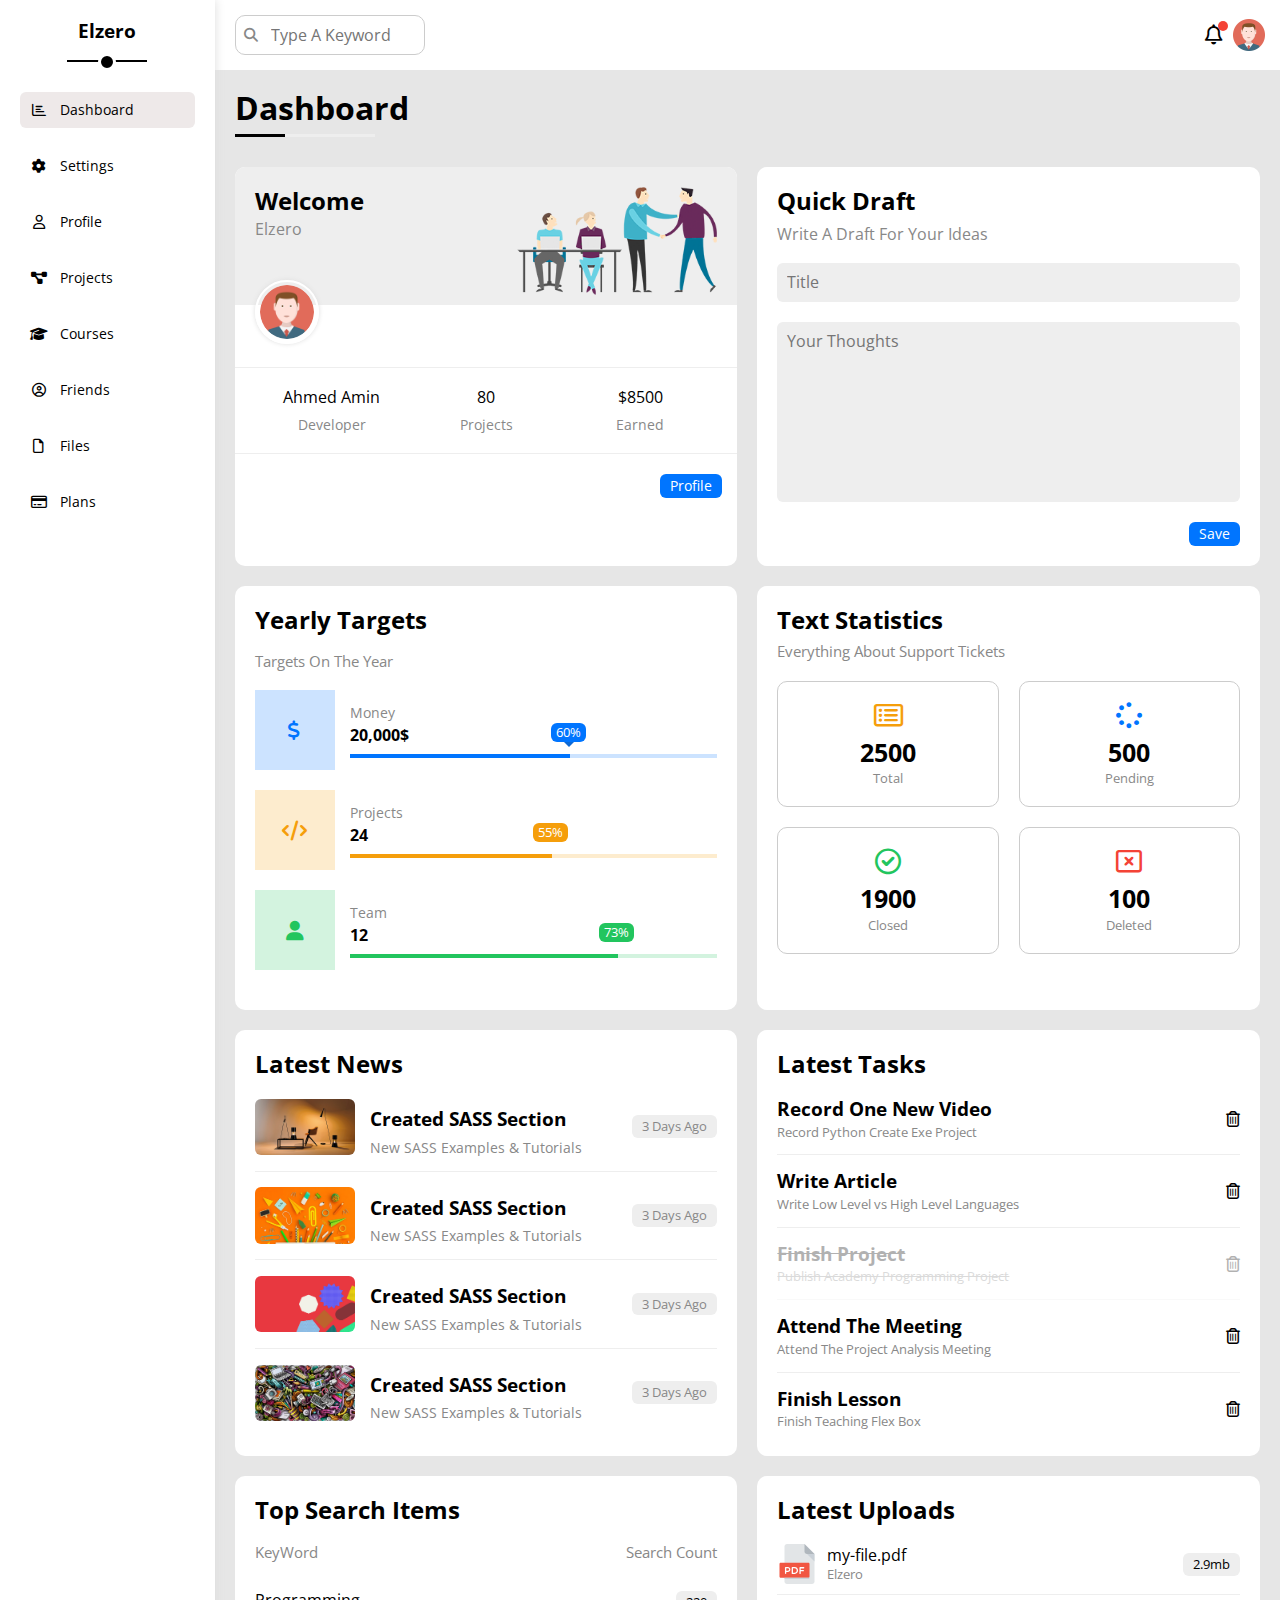
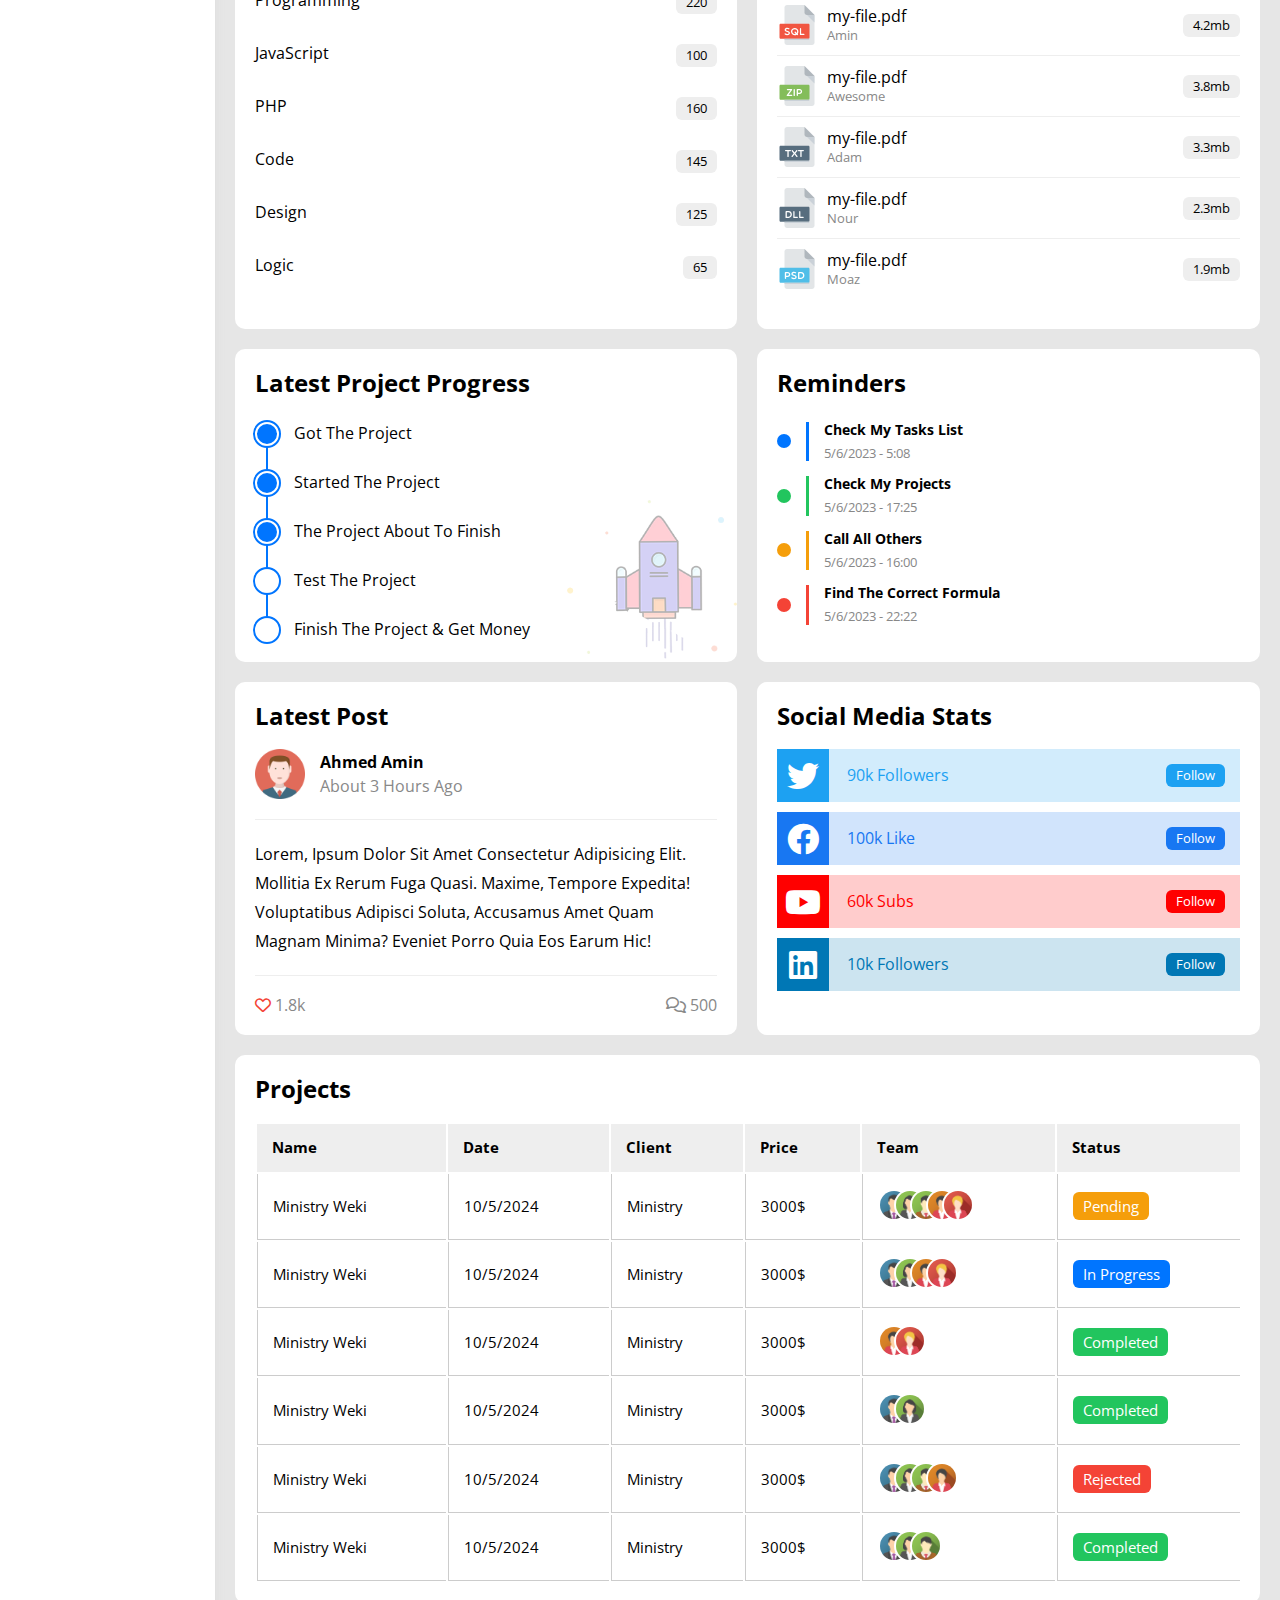
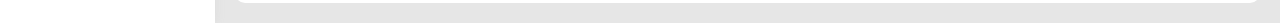
<file: index.html>
<!DOCTYPE html>
<html lang="en">
<head>
    <meta charset="UTF-8">
    <meta http-equiv="X-UA-Compatible" content="IE=edge">
    <meta name="viewport" content="width=device-width, initial-scale=1.0">
    <title>Elzero | Dashboard</title>
    <link rel="stylesheet" href="css/normalize.css">
    <link rel="stylesheet" href="css/all.min.css">
    <link rel="stylesheet" href="css/framework.css">
    <link rel="stylesheet" href="css/main.css">
    <link rel="preconnect" href="https://fonts.googleapis.com">
    <link rel="preconnect" href="https://fonts.gstatic.com" crossorigin>
    <link href="https://fonts.googleapis.com/css2?family=Open+Sans:wght@300;400;500;600;700;800&display=swap" rel="stylesheet">
</head>
<body>
    <div class="page d-flex">
        <div class="sidebar bg-white p-20 p-relative">
            <h3 class="p-relative txt-c mt-0">Elzero</h3>
            <ul>
                <li>
                    <a class="active d-flex align-center fs-14 c-black rad-6 p-10" href="index.html">
                        <i class="fa-regular fa-chart-bar fa-fw"></i>
                        <span class="mobile-hidden">Dashboard</span>
                    </a>
                </li>
                <li>
                    <a class="d-flex align-center fs-14 c-black rad-6 p-10" href="settings.html">
                        <i class="fa-solid fa-gear fa-fw"></i>
                        <span class="mobile-hidden">Settings</span>
                    </a>
                </li>
                <li>
                    <a class="d-flex align-center fs-14 c-black rad-6 p-10" href="profile.html">
                        <i class="fa-regular fa-user fa-fw"></i>
                        <span class="mobile-hidden">Profile</span>
                    </a>
                </li>
                <li>
                    <a class="d-flex align-center fs-14 c-black rad-6 p-10" href="projects.html">
                        <i class="fa-solid fa-diagram-project fa-fw"></i>
                        <span class="mobile-hidden">Projects</span>
                    </a>
                </li>
                <li>
                    <a class="d-flex align-center fs-14 c-black rad-6 p-10" href="courses.html">
                        <i class="fa-solid fa-graduation-cap fa-fw"></i>
                        <span class="mobile-hidden">Courses</span>
                    </a>
                </li>
                <li>
                    <a class="d-flex align-center fs-14 c-black rad-6 p-10" href="friends.html">
                        <i class="fa-regular fa-circle-user fa-fw"></i>
                        <span class="mobile-hidden">Friends</span>
                    </a>
                </li>
                <li>
                    <a class="d-flex align-center fs-14 c-black rad-6 p-10" href="files.html">
                        <i class="fa-regular fa-file fa-fw"></i>
                        <span class="mobile-hidden">Files</span>
                    </a>
                </li>
                <li>
                    <a class="d-flex align-center fs-14 c-black rad-6 p-10" href="plans.html">
                        <i class="fa-regular fa-credit-card fa-fw"></i>
                        <span class="mobile-hidden">Plans</span>
                    </a>
                </li>
            </ul>
        </div>
        <div class="content w-full">
            <div class="head bg-white between-flex p-15">
                <div class="search p-relative">
                    <input class="p-10 rad-10 b1-ccc" type="search" placeholder="Type A Keyword">
                </div>
                <div class="icons d-flex align-center">
                    <span class="noti mr-10 p-relative">
                        <i class="fa-regular fa-bell fa-lg"></i>
                    </span>
                    <img src="imgs/avatar.png" alt="">
                </div>
            </div>
            <h1 class="p-relative">Dashboard</h1>
            <div class="wrapper d-grid gap-20">
                <div class="welcome txt-c-mobile bg-white rad-10 block-mobile">
                    <div class="intro p-20 d-flex space-between bg-eee">
                        <div>
                            <h2 class="m-0">Welcome</h2>
                            <p class="c-grey mt-5">Elzero</p>
                        </div>
                        <img src="imgs/welcome.png" alt="" class="mobile-hidden">
                    </div>
                    <img src="imgs/avatar.png" alt="" class="avatar">
                    <div class="body txt-c d-flex p-20 mt-20 mb-20 block-mobile">
                        <div>Ahmed Amin <span class="d-block c-grey fs-14 mt-10">Developer</span></div>
                        <div>80 <span class="d-block c-grey fs-14 mt-10">Projects</span></div>
                        <div>$8500 <span class="d-block c-grey fs-14 mt-10">Earned</span></div>
                    </div>
                    <a href="profile.html" class="visit d-block fs-14 bg-blue c-white w-fit p-5 btn-shape">Profile</a>
                </div>
                <div class="draft bg-white p-20 rad-10">
                    <h2 class="mt-0 mb-10">Quick Draft</h2>
                    <p class="mt-0 mb-20 c-grey">Write A Draft For Your Ideas</p>
                    <form action="">
                        <input class="d-block w-full mb-20 p-10 b-none bg-eee rad-6" type="text" placeholder="Title">
                        <textarea class="d-block w-full mb-20 p-10 b-none bg-eee rad-6" placeholder="Your Thoughts"></textarea>
                        <input class="save d-block fs-14 bg-blue c-white b-none w-fit btn-shape" type="submit" value="Save">
                    </form>
                </div>
                <div class="targets bg-white p-20 rad-10">
                    <h2 class="mt-0">Yearly Targets</h2>
                    <p class="mt-10 mb-20 fs-15 c-grey">Targets On The Year</p>
                    <div class="target-row mb-20 center-flex blue">
                        <div class="icon center-flex">
                            <div class="fa-solid fa-dollar-sign fa-lg c-blue"></div>
                        </div>
                        <div class="details">
                            <span class="fs-14 c-grey">Money</span>
                            <span class="d-block mt-5 mb-10 fw-bold">20,000$</span>
                            <div class="progress p-relative">
                                <span class="bg-blue blue" style="width: 60%">
                                    <span class="bg-blue rad-6 c-white fs-13">60%</span>
                                </span>
                            </div>
                        </div>
                    </div>
                    <div class="target-row mb-20 center-flex orange">
                        <div class="icon center-flex">
                            <div class="fa-solid fa-code fa-lg c-orange"></div>
                        </div>
                        <div class="details">
                            <span class="fs-14 c-grey">Projects</span>
                            <span class="d-block mt-5 mb-10 fw-bold">24</span>
                            <div class="progress p-relative">
                                <span class="bg-orange orange" style="width: 55%">
                                    <span class="bg-orange rad-6 c-white fs-13">55%</span>
                                </span>
                            </div>
                        </div>
                    </div>
                    <div class="target-row mb-20 center-flex green">
                        <div class="icon center-flex">
                            <div class="fa-solid fa-user fa-lg c-green"></div>
                        </div>
                        <div class="details">
                            <span class="fs-14 c-grey">Team</span>
                            <span class="d-block mt-5 mb-10 fw-bold">12</span>
                            <div class="progress p-relative">
                                <span class="bg-green green" style="width: 73%">
                                    <span class="bg-green rad-6 c-white fs-13">73%</span>
                                </span>
                            </div>
                        </div>
                    </div>
                </div>
                <div class="tickets bg-white p-20 rad-10 gap-20">
                    <h2 class="mt-0 mb-10">Text Statistics</h2>
                    <p class="fs-15 c-grey mb-20 mt-0">Everything About Support Tickets</p>
                    <div class="d-flex txt-c gap-20 f-wrap">
                        <div class="box b1-ccc p-20 rad-10 fs-13 c-grey">
                            <i class="fa-regular fa-rectangle-list fa-2x mb-10 c-orange"></i>
                            <span class="d-block c-black fw-bold fs-25 mb-5">2500</span>
                            Total
                        </div>
                        <div class="box b1-ccc p-20 rad-10 fs-13 c-grey">
                            <i class="fa-solid fa-spinner fa-2x mb-10 c-blue"></i>
                            <span class="d-block c-black fw-bold fs-25 mb-5">500</span>
                            Pending
                        </div>
                        <div class="box b1-ccc p-20 rad-10 fs-13 c-grey">
                            <i class="fa-regular fa-circle-check fa-2x mb-10 c-green"></i>
                            <span class="d-block c-black fw-bold fs-25 mb-5">1900</span>
                            Closed
                        </div>
                        <div class="box b1-ccc p-20 rad-10 fs-13 c-grey">
                            <i class="fa-regular fa-rectangle-xmark fa-2x mb-10 c-red"></i>
                            <span class="d-block c-black fw-bold fs-25 mb-5">100</span>
                            Deleted
                        </div>
                    </div>
                </div>
                <div class="news p-20 bg-white rad-10 gap-20 txt-c-mobile">
                    <h2 class="mt-0 mb-20">Latest News</h2>
                    <div class="news-row d-flex align-center mb-15 b-mobile">
                        <img class="mr-15 rad-6 w-100" src="imgs/news-01.png" alt="">
                        <div class="info f-grow">
                            <h3 class="mb-10 mt-10">Created SASS Section</h3>
                            <p class="m-0 fs-14 c-grey">New SASS Examples & Tutorials</p>
                        </div>
                        <div class="c-grey fs-13 btn-shape bg-eee label">3 Days Ago</div>
                    </div>
                    <div class="news-row d-flex align-center mb-15 b-mobile">
                        <img class="mr-15 rad-6 w-100" src="imgs/news-02.png" alt="">
                        <div class="info f-grow">
                            <h3 class="mb-10 mt-10">Created SASS Section</h3>
                            <p class="m-0 fs-14 c-grey">New SASS Examples & Tutorials</p>
                        </div>
                        <div class="c-grey fs-13 btn-shape bg-eee label">3 Days Ago</div>
                    </div>
                    <div class="news-row d-flex align-center mb-15 b-mobile">
                        <img class="mr-15 rad-6 w-100" src="imgs/news-03.png" alt="">
                        <div class="info f-grow">
                            <h3 class="mb-10 mt-10">Created SASS Section</h3>
                            <p class="m-0 fs-14 c-grey">New SASS Examples & Tutorials</p>
                        </div>
                        <div class="c-grey fs-13 btn-shape bg-eee label">3 Days Ago</div>
                    </div>
                    <div class="news-row d-flex align-center mb-15 b-mobile">
                        <img class="mr-15 rad-6 w-100" src="imgs/news-04.png" alt="">
                        <div class="info f-grow">
                            <h3 class="mb-10 mt-10">Created SASS Section</h3>
                            <p class="m-0 fs-14 c-grey">New SASS Examples & Tutorials</p>
                        </div>
                        <div class="c-grey fs-13 btn-shape bg-eee label">3 Days Ago</div>
                    </div>
                </div>
                <div class="tasks bg-white rad-10 gap-20 p-20">
                    <h2 class="mt-0 mb-20">Latest Tasks</h2>
                    <div class="task-row between-flex">
                        <div class="info f-grow">
                            <h3 class="mt-0 mb-5">Record One New Video</h3>
                            <p class="fs-13 c-grey m-0">Record Python Create Exe Project</p>
                        </div>
                        <i class="fa-regular fa-trash-can delete"></i>
                    </div>
                    <div class="task-row between-flex">
                        <div class="info f-grow">
                            <h3 class="mt-0 mb-5">Write Article</h3>
                            <p class="fs-13 c-grey m-0">Write Low Level vs High Level Languages</p>
                        </div>
                        <i class="fa-regular fa-trash-can delete"></i>
                    </div>
                    <div class="task-row between-flex done">
                        <div class="info f-grow">
                            <h3 class="mt-0 mb-5">Finish Project</h3>
                            <p class="fs-13 c-grey m-0">Publish Academy Programming Project</p>
                        </div>
                        <i class="fa-regular fa-trash-can delete"></i>
                    </div>
                    <div class="task-row between-flex">
                        <div class="info f-grow">
                            <h3 class="mt-0 mb-5">Attend The Meeting</h3>
                            <p class="fs-13 c-grey m-0">Attend The Project Analysis Meeting</p>
                        </div>
                        <i class="fa-regular fa-trash-can delete"></i>
                    </div>
                    <div class="task-row between-flex">
                        <div class="info f-grow">
                            <h3 class="mt-0 mb-5">Finish Lesson</h3>
                            <p class="fs-13 c-grey m-0">Finish Teaching Flex Box</p>
                        </div>
                        <i class="fa-regular fa-trash-can delete"></i>
                    </div>
                </div>
                <div class="search p-20 bg-white gap-20 rad-10">
                    <h2 class="mt-0 mb-20">Top Search Items</h2>
                    <div class="items-head d-flex space-between c-grey mb-15">
                        <div class="fs-15">KeyWord</div>
                        <div class="fs-15">Search Count</div>
                    </div>
                    <div class="search-row d-flex space-between pt-15 pb-15">
                        <span>Programming</span>
                        <span class="bg-eee btn-shape fs-13">220</span>
                    </div>
                    <div class="search-row d-flex space-between pt-15 pb-15">
                        <span>JavaScript</span>
                        <span class="bg-eee btn-shape fs-13">100</span>
                    </div>
                    <div class="search-row d-flex space-between pt-15 pb-15">
                        <span>PHP</span>
                        <span class="bg-eee btn-shape fs-13">160</span>
                    </div>
                    <div class="search-row d-flex space-between pt-15 pb-15">
                        <span>Code</span>
                        <span class="bg-eee btn-shape fs-13">145</span>
                    </div>
                    <div class="search-row d-flex space-between pt-15 pb-15">
                        <span>Design</span>
                        <span class="bg-eee btn-shape fs-13">125</span>
                    </div>
                    <div class="search-row d-flex space-between pt-15 pb-15">
                        <span>Logic</span>
                        <span class="bg-eee btn-shape fs-13">65</span>
                    </div>
                </div>
                <div class="uploads rad-10 p-20 bg-white gap-20">
                    <h2 class="mt-0 mb-20">Latest Uploads</h2>
                    <ul class="m-0">
                        <li class="between-flex pb-10 mb-10">
                            <div class="d-flex align-center">
                                <img class="w-40 h-40 mr-10" src="imgs/pdf.svg" alt="">
                                <div>
                                    <span class="d-block">my-file.pdf</span>
                                    <span class="fs-13 c-grey">Elzero</span>
                                </div>
                            </div>
                            <div class="btn-shape fs-13 bg-eee">2.9mb</div>
                        </li>
                        <li class="between-flex pb-10 mb-10">
                            <div class="d-flex align-center">
                                <img class="w-40 h-40 mr-10" src="imgs/sql.svg" alt="">
                                <div>
                                    <span class="d-block">my-file.pdf</span>
                                    <span class="fs-13 c-grey">Amin</span>
                                </div>
                            </div>
                            <div class="btn-shape fs-13 bg-eee">4.2mb</div>
                        </li>
                        <li class="between-flex pb-10 mb-10">
                            <div class="d-flex align-center">
                                <img class="w-40 h-40 mr-10" src="imgs/zip.svg" alt="">
                                <div>
                                    <span class="d-block">my-file.pdf</span>
                                    <span class="fs-13 c-grey">Awesome</span>
                                </div>
                            </div>
                            <div class="btn-shape fs-13 bg-eee">3.8mb</div>
                        </li>
                        <li class="between-flex pb-10 mb-10">
                            <div class="d-flex align-center">
                                <img class="w-40 h-40 mr-10" src="imgs/txt.svg" alt="">
                                <div>
                                    <span class="d-block">my-file.pdf</span>
                                    <span class="fs-13 c-grey">Adam</span>
                                </div>
                            </div>
                            <div class="btn-shape fs-13 bg-eee">3.3mb</div>
                        </li>
                        <li class="between-flex pb-10 mb-10">
                            <div class="d-flex align-center">
                                <img class="w-40 h-40 mr-10" src="imgs/dll.svg" alt="">
                                <div>
                                    <span class="d-block">my-file.pdf</span>
                                    <span class="fs-13 c-grey">Nour</span>
                                </div>
                            </div>
                            <div class="btn-shape fs-13 bg-eee">2.3mb</div>
                        </li>
                        <li class="between-flex pb-10 mb-10">
                            <div class="d-flex align-center">
                                <img class="w-40 h-40 mr-10" src="imgs/psd.svg" alt="">
                                <div>
                                    <span class="d-block">my-file.pdf</span>
                                    <span class="fs-13 c-grey">Moaz</span>
                                </div>
                            </div>
                            <div class="btn-shape fs-13 bg-eee">1.9mb</div>
                        </li>
                    </ul>
                </div>
                <div class="projects p-relative p-20 gap-20 bg-white rad-10">
                    <h2 class="mt-0 mb-20">Latest Project Progress</h2>
                    <ul class="m-0 p-relative">
                        <li class="mt-25 d-flex align-center p-relative done">Got The Project</li>
                        <li class="mt-25 d-flex align-center p-relative done">Started The Project</li>
                        <li class="mt-25 d-flex align-center p-relative done">The Project About To Finish</li>
                        <li class="mt-25 d-flex align-center p-relative current">Test The Project</li>
                        <li class="mt-25 d-flex align-center p-relative">Finish The Project & Get Money</li>
                    </ul>
                    <img class="icon mobile-hidden" src="imgs/project.png" alt="">
                </div>
                <div class="reminders p-relative p-20 gap-20 bg-white rad-10">
                    <h2 class="mt-0 mb-25">Reminders</h2>
                    <ul class="m-0">
                        <li class="d-flex align-center mt-15">
                            <span class="key rad-half bg-blue"></span>
                            <div class="pl-15 blue ml-15">
                                <p class="fw-bold mt-0 mb-5 fs-14">Check My Tasks List</p>
                                <span class="fs-13 c-grey">5/6/2023 - 5:08</span>
                            </div>
                        </li>
                        <li class="d-flex align-center mt-15">
                            <span class="key rad-half bg-green"></span>
                            <div class="pl-15 green ml-15">
                                <p class="fw-bold mt-0 mb-5 fs-14">Check My Projects</p>
                                <span class="fs-13 c-grey">5/6/2023 - 17:25</span>
                            </div>
                        </li>
                        <li class="d-flex align-center mt-15">
                            <span class="key rad-half bg-orange"></span>
                            <div class="pl-15 orange ml-15">
                                <p class="fw-bold mt-0 mb-5 fs-14">Call All Others</p>
                                <span class="fs-13 c-grey">5/6/2023 - 16:00</span>
                            </div>
                        </li>
                        <li class="d-flex align-center mt-15">
                            <span class="key rad-half bg-red"></span>
                            <div class="pl-15 red ml-15">
                                <p class="fw-bold mt-0 mb-5 fs-14">Find The Correct Formula</p>
                                <span class="fs-13 c-grey">5/6/2023 - 22:22</span>
                            </div>
                        </li>
                    </ul>
                </div>
                <div class="post p-relative p-20 gap-20 bg-white rad-10">
                    <h2 class="mt-0 mb-20">Latest Post</h2>
                    <div class="top d-flex align-center mb-20">
                        <img class="avatar mr-15 w-50 h-50" src="imgs/avatar.png" alt="">
                        <div class="info">
                            <span class="d-block mb-5 fw-bold">Ahmed Amin</span>
                            <span class="c-grey d-block">About 3 Hours Ago</span>
                        </div>
                    </div>
                    <div class="post-content txt-c-mobile pt-20 pb-20 mb-20">
                        Lorem, ipsum dolor sit amet consectetur adipisicing elit. Mollitia ex rerum fuga quasi. Maxime, tempore expedita! Voluptatibus adipisci soluta, accusamus amet quam magnam minima? Eveniet porro quia eos earum hic!
                    </div>
                    <div class="post-stats between-flex c-grey">
                        <div>
                            <i class="fa-regular fa-heart c-red"></i>
                            <span>1.8k</span>
                        </div>
                        <div>
                            <i class="fa-regular fa-comments"></i>
                            <span>500</span>
                        </div>
                    </div>
                </div>
                <div class="social-media p-relative p-20 gap-20 bg-white rad-10">
                    <h2 class="mt-0 mb-20">Social Media Stats</h2>
                    <div class="box twitter p-15 p-relative mb-10 between-flex">
                        <i class="fa-brands fa-twitter fa-2x c-white h-full center-flex"></i>
                        <span>90k Followers</span>
                        <a class="fs-13 c-white btn-shape" href="#">Follow</a>
                    </div>
                    <div class="box facebook p-15 p-relative mb-10 between-flex">
                        <i class="fa-brands fa-facebook fa-2x c-white h-full center-flex"></i>
                        <span>100k Like</span>
                        <a class="fs-13 c-white btn-shape" href="#">Follow</a>
                    </div>
                    <div class="box youtube p-15 p-relative mb-10 between-flex">
                        <i class="fa-brands fa-youtube fa-2x c-white h-full center-flex"></i>
                        <span>60k Subs</span>
                        <a class="fs-13 c-white btn-shape" href="#">Follow</a>
                    </div>
                    <div class="box linkedin p-15 p-relative mb-10 between-flex">
                        <i class="fa-brands fa-linkedin fa-2x c-white h-full center-flex"></i>
                        <span>10k Followers</span>
                        <a class="fs-13 c-white btn-shape" href="#">Follow</a>
                    </div>
                </div>
            </div>
            <div class="projects p-20 bg-white rad-10 m-20">
                <h2 class="mt-0 mb-20">Projects</h2>
                <div class="respo-table">
                    <table class="fs-15 w-full">
                        <thead>
                            <tr>
                                <td>Name</td>
                                <td>Date</td>
                                <td>Client</td>
                                <td>Price</td>
                                <td>Team</td>
                                <td>Status</td>
                            </tr>
                        </thead>
                        <tbody>
                            <tr>
                                <td>Ministry Weki</td>
                                <td>10/5/2024</td>
                                <td>Ministry</td>
                                <td>3000$</td>
                                <td>
                                    <img src="imgs/team-01.png" alt="">
                                    <img src="imgs/team-02.png" alt="">
                                    <img src="imgs/team-03.png" alt="">
                                    <img src="imgs/team-04.png" alt="">
                                    <img src="imgs/team-05.png" alt="">
                                </td>
                                <td>
                                    <span class="bg-orange c-white label btn-shape">Pending</span>
                                </td>  
                            </tr>
                            <tr>
                                <td>Ministry Weki</td>
                                <td>10/5/2024</td>
                                <td>Ministry</td>
                                <td>3000$</td>
                                <td>
                                    <img src="imgs/team-01.png" alt="">
                                    <img src="imgs/team-02.png" alt="">
                                    <img src="imgs/team-04.png" alt="">
                                    <img src="imgs/team-05.png" alt="">
                                </td>
                                <td>
                                    <span class="bg-blue c-white label btn-shape">In Progress</span>
                                </td>  
                            </tr>
                            <tr>
                                <td>Ministry Weki</td>
                                <td>10/5/2024</td>
                                <td>Ministry</td>
                                <td>3000$</td>
                                <td>
                                    <img src="imgs/team-04.png" alt="">
                                    <img src="imgs/team-05.png" alt="">
                                </td>
                                <td>
                                    <span class="bg-green c-white label btn-shape">Completed</span>
                                </td>  
                            </tr>
                            <tr>
                                <td>Ministry Weki</td>
                                <td>10/5/2024</td>
                                <td>Ministry</td>
                                <td>3000$</td>
                                <td>
                                    <img src="imgs/team-01.png" alt="">
                                    <img src="imgs/team-02.png" alt="">
                                </td>
                                <td>
                                    <span class="bg-green c-white label btn-shape">Completed</span>
                                </td>  
                            </tr>
                            <tr>
                                <td>Ministry Weki</td>
                                <td>10/5/2024</td>
                                <td>Ministry</td>
                                <td>3000$</td>
                                <td>
                                    <img src="imgs/team-01.png" alt="">
                                    <img src="imgs/team-02.png" alt="">
                                    <img src="imgs/team-03.png" alt="">
                                    <img src="imgs/team-04.png" alt="">
                                </td>
                                <td>
                                    <span class="bg-red c-white label btn-shape">Rejected</span>
                                </td>  
                            </tr>
                            <tr>
                                <td>Ministry Weki</td>
                                <td>10/5/2024</td>
                                <td>Ministry</td>
                                <td>3000$</td>
                                <td>
                                    <img src="imgs/team-01.png" alt="">
                                    <img src="imgs/team-02.png" alt="">
                                    <img src="imgs/team-03.png" alt="">
                                </td>
                                <td>
                                    <span class="bg-green c-white label btn-shape">Completed</span>
                                </td>  
                            </tr>
                        </tbody>
                    </table>
                </div>
            </div>
        </div>
    </div>
</body>
</html>
</file>
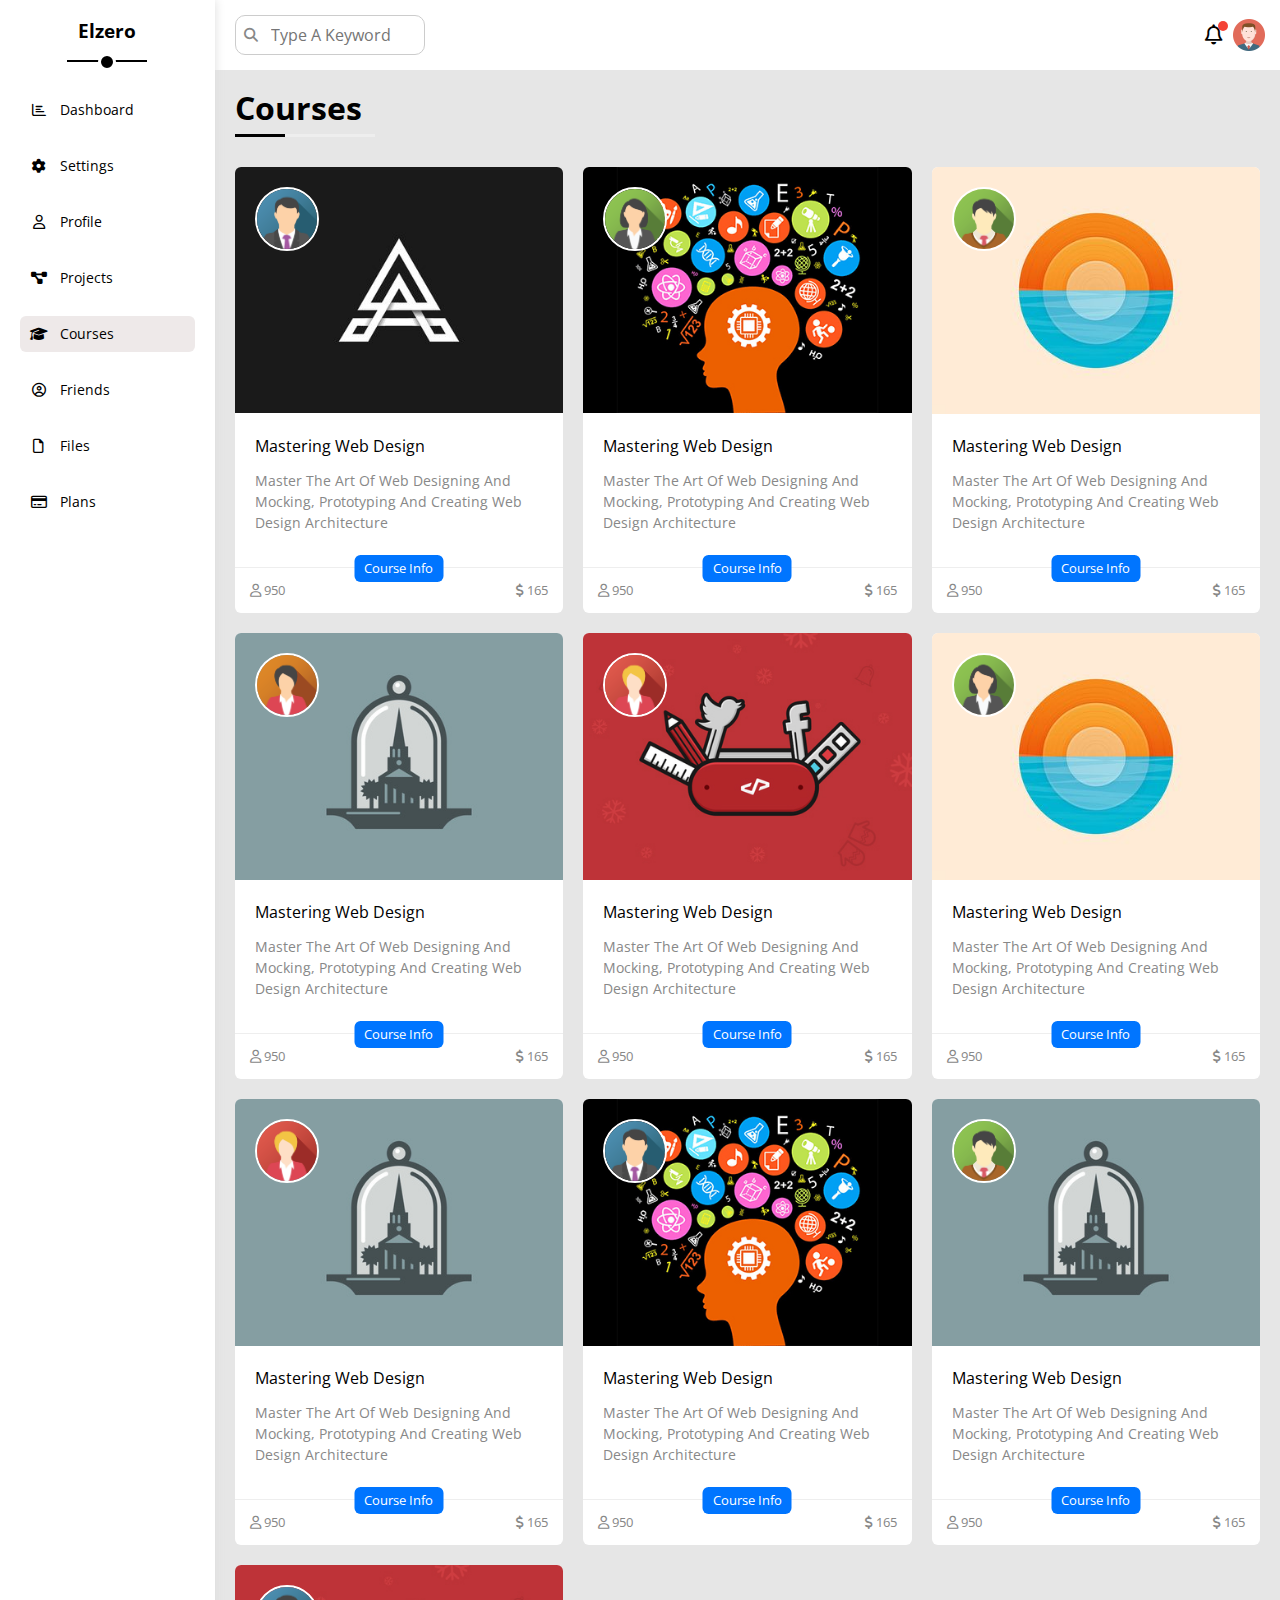
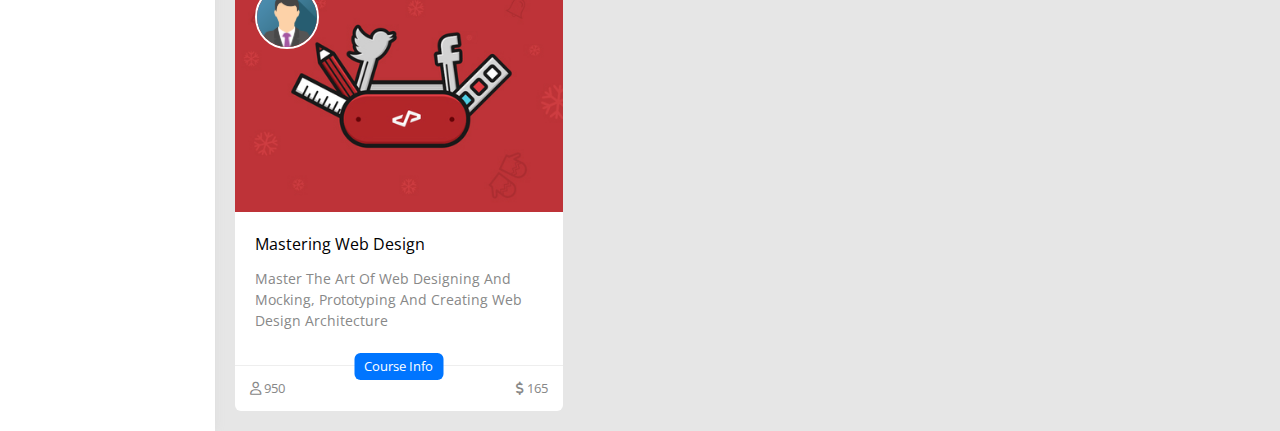
<file: courses.html>
<!DOCTYPE html>
<html lang="en">

<head>
    <meta charset="UTF-8">
    <meta http-equiv="X-UA-Compatible" content="IE=edge">
    <meta name="viewport" content="width=device-width, initial-scale=1.0">
    <title>Elzero | Courses</title>
    <link rel="stylesheet" href="css/normalize.css">
    <link rel="stylesheet" href="css/all.min.css">
    <link rel="stylesheet" href="css/framework.css">
    <link rel="stylesheet" href="css/main.css">
    <link rel="preconnect" href="https://fonts.googleapis.com">
    <link rel="preconnect" href="https://fonts.gstatic.com" crossorigin>
    <link href="https://fonts.googleapis.com/css2?family=Open+Sans:wght@300;400;500;600;700;800&display=swap"
        rel="stylesheet">
</head>

<body>
    <div class="page d-flex">
        <div class="sidebar bg-white p-20 p-relative">
            <h3 class="p-relative txt-c mt-0">Elzero</h3>
            <ul>
                <li>
                    <a class="d-flex align-center fs-14 c-black rad-6 p-10" href="index.html">
                        <i class="fa-regular fa-chart-bar fa-fw"></i>
                        <span class="mobile-hidden">Dashboard</span>
                    </a>
                </li>
                <li>
                    <a class="d-flex align-center fs-14 c-black rad-6 p-10" href="settings.html">
                        <i class="fa-solid fa-gear fa-fw"></i>
                        <span class="mobile-hidden">Settings</span>
                    </a>
                </li>
                <li>
                    <a class="d-flex align-center fs-14 c-black rad-6 p-10" href="profile.html">
                        <i class="fa-regular fa-user fa-fw"></i>
                        <span class="mobile-hidden">Profile</span>
                    </a>
                </li>
                <li>
                    <a class="d-flex align-center fs-14 c-black rad-6 p-10" href="projects.html">
                        <i class="fa-solid fa-diagram-project fa-fw"></i>
                        <span class="mobile-hidden">Projects</span>
                    </a>
                </li>
                <li>
                    <a class="active d-flex align-center fs-14 c-black rad-6 p-10" href="courses.html">
                        <i class="fa-solid fa-graduation-cap fa-fw"></i>
                        <span class="mobile-hidden">Courses</span>
                    </a>
                </li>
                <li>
                    <a class="d-flex align-center fs-14 c-black rad-6 p-10" href="friends.html">
                        <i class="fa-regular fa-circle-user fa-fw"></i>
                        <span class="mobile-hidden">Friends</span>
                    </a>
                </li>
                <li>
                    <a class="d-flex align-center fs-14 c-black rad-6 p-10" href="files.html">
                        <i class="fa-regular fa-file fa-fw"></i>
                        <span class="mobile-hidden">Files</span>
                    </a>
                </li>
                <li>
                    <a class="d-flex align-center fs-14 c-black rad-6 p-10" href="plans.html">
                        <i class="fa-regular fa-credit-card fa-fw"></i>
                        <span class="mobile-hidden">Plans</span>
                    </a>
                </li>
            </ul>
        </div>
        <div class="content w-full">
            <div class="head bg-white between-flex p-15">
                <div class="search p-relative">
                    <input class="p-10 rad-10 b1-ccc" type="search" placeholder="Type A Keyword">
                </div>
                <div class="icons d-flex align-center">
                    <span class="noti mr-10 p-relative">
                        <i class="fa-regular fa-bell fa-lg"></i>
                    </span>
                    <img src="imgs/avatar.png" alt="">
                </div>
            </div>
            <h1 class="p-relative">Courses</h1>
            <div class="courses-page d-grid gap-20 m-20">
                <div class="course bg-white rad-6 p-relative">
                    <img class="cover" src="imgs/course-01.jpg" alt="">
                    <img class="instructor" src="imgs/team-01.png" alt="">
                    <div class="p-20">
                        <h4 class="fw-normal m-0">Mastering Web Design</h4>
                        <p class="description line-h c-grey fs-14 mt-15">Master The Art Of Web Designing And Mocking, Prototyping And Creating Web Design Architecture</p>
                    </div>
                    <div class="info p-15 p-relative between-flex fs-13">
                        <span class="title bg-blue c-white btn-shape">Course Info</span>
                        <span class="c-grey">
                            <i class="fa-regular fa-user"></i>
                            950
                        </span>
                        <span class="c-grey">
                            <i class="fa-solid fa-dollar-sign"></i>
                            165
                        </span>
                    </div>
                </div>
                <div class="course bg-white rad-6 p-relative">
                    <img class="cover" src="imgs/course-02.jpg" alt="">
                    <img class="instructor" src="imgs/team-02.png" alt="">
                    <div class="p-20">
                        <h4 class="fw-normal m-0">Mastering Web Design</h4>
                        <p class="description line-h c-grey fs-14 mt-15">Master The Art Of Web Designing And Mocking, Prototyping And Creating Web Design Architecture</p>
                    </div>
                    <div class="info p-15 p-relative between-flex fs-13">
                        <span class="title bg-blue c-white btn-shape">Course Info</span>
                        <span class="c-grey">
                            <i class="fa-regular fa-user"></i>
                            950
                        </span>
                        <span class="c-grey">
                            <i class="fa-solid fa-dollar-sign"></i>
                            165
                        </span>
                    </div>
                </div>
                <div class="course bg-white rad-6 p-relative">
                    <img class="cover" src="imgs/course-03.jpg" alt="">
                    <img class="instructor" src="imgs/team-03.png" alt="">
                    <div class="p-20">
                        <h4 class="fw-normal m-0">Mastering Web Design</h4>
                        <p class="description line-h c-grey fs-14 mt-15">Master The Art Of Web Designing And Mocking, Prototyping And Creating Web Design Architecture</p>
                    </div>
                    <div class="info p-15 p-relative between-flex fs-13">
                        <span class="title bg-blue c-white btn-shape">Course Info</span>
                        <span class="c-grey">
                            <i class="fa-regular fa-user"></i>
                            950
                        </span>
                        <span class="c-grey">
                            <i class="fa-solid fa-dollar-sign"></i>
                            165
                        </span>
                    </div>
                </div>
                <div class="course bg-white rad-6 p-relative">
                    <img class="cover" src="imgs/course-04.jpg" alt="">
                    <img class="instructor" src="imgs/team-04.png" alt="">
                    <div class="p-20">
                        <h4 class="fw-normal m-0">Mastering Web Design</h4>
                        <p class="description line-h c-grey fs-14 mt-15">Master The Art Of Web Designing And Mocking, Prototyping And Creating Web Design Architecture</p>
                    </div>
                    <div class="info p-15 p-relative between-flex fs-13">
                        <span class="title bg-blue c-white btn-shape">Course Info</span>
                        <span class="c-grey">
                            <i class="fa-regular fa-user"></i>
                            950
                        </span>
                        <span class="c-grey">
                            <i class="fa-solid fa-dollar-sign"></i>
                            165
                        </span>
                    </div>
                </div>
                <div class="course bg-white rad-6 p-relative">
                    <img class="cover" src="imgs/course-05.jpg" alt="">
                    <img class="instructor" src="imgs/team-05.png" alt="">
                    <div class="p-20">
                        <h4 class="fw-normal m-0">Mastering Web Design</h4>
                        <p class="description line-h c-grey fs-14 mt-15">Master The Art Of Web Designing And Mocking, Prototyping And Creating Web Design Architecture</p>
                    </div>
                    <div class="info p-15 p-relative between-flex fs-13">
                        <span class="title bg-blue c-white btn-shape">Course Info</span>
                        <span class="c-grey">
                            <i class="fa-regular fa-user"></i>
                            950
                        </span>
                        <span class="c-grey">
                            <i class="fa-solid fa-dollar-sign"></i>
                            165
                        </span>
                    </div>
                </div>
                <div class="course bg-white rad-6 p-relative">
                    <img class="cover" src="imgs/course-03.jpg" alt="">
                    <img class="instructor" src="imgs/team-02.png" alt="">
                    <div class="p-20">
                        <h4 class="fw-normal m-0">Mastering Web Design</h4>
                        <p class="description line-h c-grey fs-14 mt-15">Master The Art Of Web Designing And Mocking, Prototyping And Creating Web Design Architecture</p>
                    </div>
                    <div class="info p-15 p-relative between-flex fs-13">
                        <span class="title bg-blue c-white btn-shape">Course Info</span>
                        <span class="c-grey">
                            <i class="fa-regular fa-user"></i>
                            950
                        </span>
                        <span class="c-grey">
                            <i class="fa-solid fa-dollar-sign"></i>
                            165
                        </span>
                    </div>
                </div>
                <div class="course bg-white rad-6 p-relative">
                    <img class="cover" src="imgs/course-04.jpg" alt="">
                    <img class="instructor" src="imgs/team-05.png" alt="">
                    <div class="p-20">
                        <h4 class="fw-normal m-0">Mastering Web Design</h4>
                        <p class="description line-h c-grey fs-14 mt-15">Master The Art Of Web Designing And Mocking, Prototyping And Creating Web Design Architecture</p>
                    </div>
                    <div class="info p-15 p-relative between-flex fs-13">
                        <span class="title bg-blue c-white btn-shape">Course Info</span>
                        <span class="c-grey">
                            <i class="fa-regular fa-user"></i>
                            950
                        </span>
                        <span class="c-grey">
                            <i class="fa-solid fa-dollar-sign"></i>
                            165
                        </span>
                    </div>
                </div>
                <div class="course bg-white rad-6 p-relative">
                    <img class="cover" src="imgs/course-02.jpg" alt="">
                    <img class="instructor" src="imgs/team-01.png" alt="">
                    <div class="p-20">
                        <h4 class="fw-normal m-0">Mastering Web Design</h4>
                        <p class="description line-h c-grey fs-14 mt-15">Master The Art Of Web Designing And Mocking, Prototyping And Creating Web Design Architecture</p>
                    </div>
                    <div class="info p-15 p-relative between-flex fs-13">
                        <span class="title bg-blue c-white btn-shape">Course Info</span>
                        <span class="c-grey">
                            <i class="fa-regular fa-user"></i>
                            950
                        </span>
                        <span class="c-grey">
                            <i class="fa-solid fa-dollar-sign"></i>
                            165
                        </span>
                    </div>
                </div>
                <div class="course bg-white rad-6 p-relative">
                    <img class="cover" src="imgs/course-04.jpg" alt="">
                    <img class="instructor" src="imgs/team-03.png" alt="">
                    <div class="p-20">
                        <h4 class="fw-normal m-0">Mastering Web Design</h4>
                        <p class="description line-h c-grey fs-14 mt-15">Master The Art Of Web Designing And Mocking, Prototyping And Creating Web Design Architecture</p>
                    </div>
                    <div class="info p-15 p-relative between-flex fs-13">
                        <span class="title bg-blue c-white btn-shape">Course Info</span>
                        <span class="c-grey">
                            <i class="fa-regular fa-user"></i>
                            950
                        </span>
                        <span class="c-grey">
                            <i class="fa-solid fa-dollar-sign"></i>
                            165
                        </span>
                    </div>
                </div>
                <div class="course bg-white rad-6 p-relative">
                    <img class="cover" src="imgs/course-05.jpg" alt="">
                    <img class="instructor" src="imgs/team-01.png" alt="">
                    <div class="p-20">
                        <h4 class="fw-normal m-0">Mastering Web Design</h4>
                        <p class="description line-h c-grey fs-14 mt-15">Master The Art Of Web Designing And Mocking, Prototyping And Creating Web Design Architecture</p>
                    </div>
                    <div class="info p-15 p-relative between-flex fs-13">
                        <span class="title bg-blue c-white btn-shape">Course Info</span>
                        <span class="c-grey">
                            <i class="fa-regular fa-user"></i>
                            950
                        </span>
                        <span class="c-grey">
                            <i class="fa-solid fa-dollar-sign"></i>
                            165
                        </span>
                    </div>
                </div>
            </div>
        </div>
    </div>
</body>

</html>
</file>
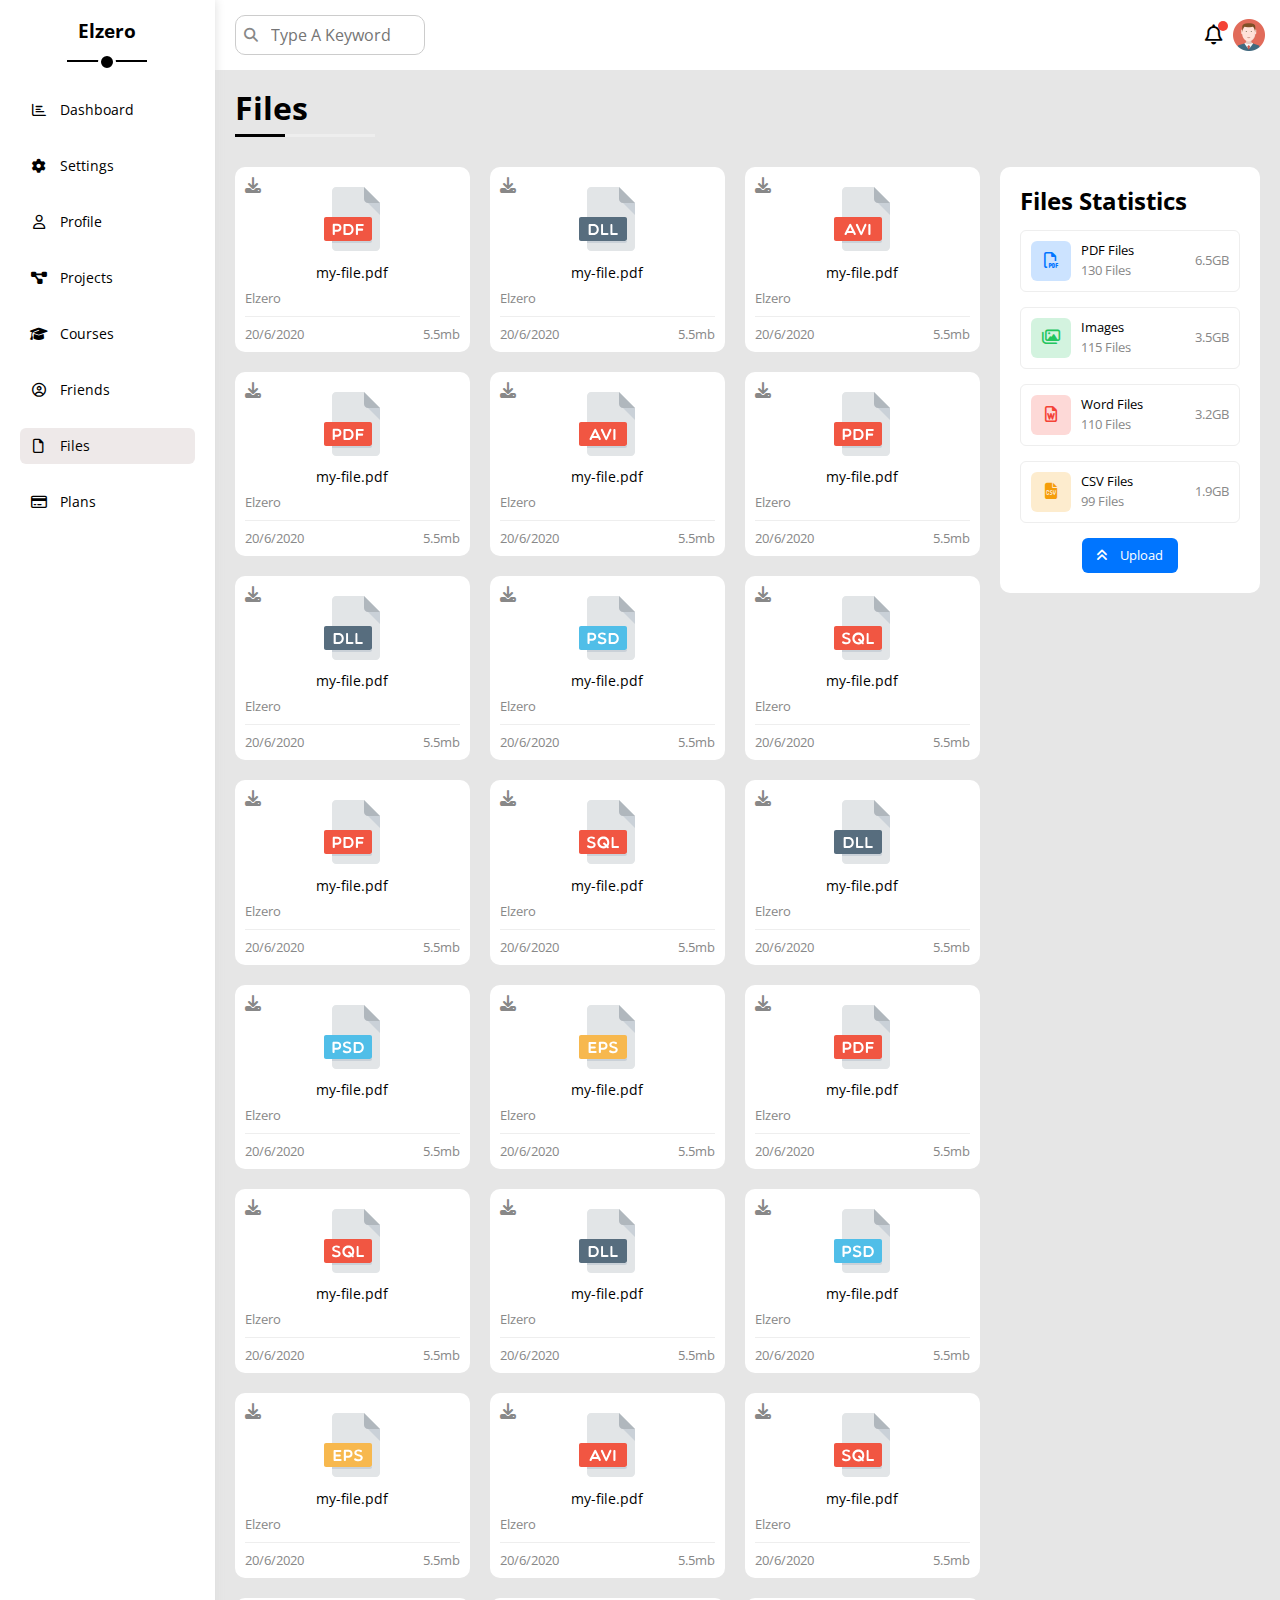
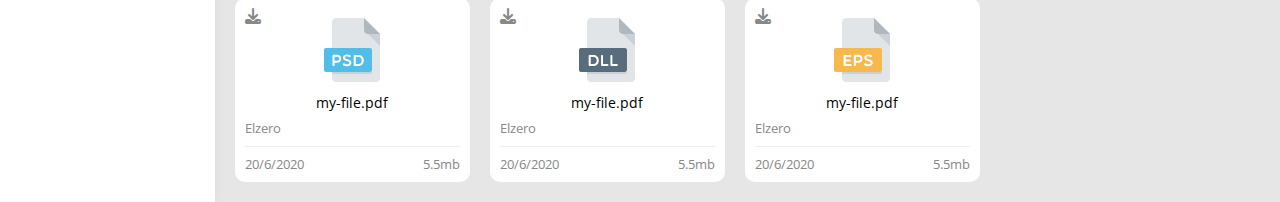
<file: files.html>
<!DOCTYPE html>
<html lang="en">

<head>
    <meta charset="UTF-8">
    <meta http-equiv="X-UA-Compatible" content="IE=edge">
    <meta name="viewport" content="width=device-width, initial-scale=1.0">
    <title>Elzero | Files</title>
    <link rel="stylesheet" href="css/normalize.css">
    <link rel="stylesheet" href="css/all.min.css">
    <link rel="stylesheet" href="css/framework.css">
    <link rel="stylesheet" href="css/main.css">
    <link rel="preconnect" href="https://fonts.googleapis.com">
    <link rel="preconnect" href="https://fonts.gstatic.com" crossorigin>
    <link href="https://fonts.googleapis.com/css2?family=Open+Sans:wght@300;400;500;600;700;800&display=swap"
        rel="stylesheet">
</head>

<body>
    <div class="page d-flex">
        <div class="sidebar bg-white p-20 p-relative">
            <h3 class="p-relative txt-c mt-0">Elzero</h3>
            <ul>
                <li>
                    <a class="d-flex align-center fs-14 c-black rad-6 p-10" href="index.html">
                        <i class="fa-regular fa-chart-bar fa-fw"></i>
                        <span class="mobile-hidden">Dashboard</span>
                    </a>
                </li>
                <li>
                    <a class="d-flex align-center fs-14 c-black rad-6 p-10" href="settings.html">
                        <i class="fa-solid fa-gear fa-fw"></i>
                        <span class="mobile-hidden">Settings</span>
                    </a>
                </li>
                <li>
                    <a class="d-flex align-center fs-14 c-black rad-6 p-10" href="profile.html">
                        <i class="fa-regular fa-user fa-fw"></i>
                        <span class="mobile-hidden">Profile</span>
                    </a>
                </li>
                <li>
                    <a class="d-flex align-center fs-14 c-black rad-6 p-10" href="projects.html">
                        <i class="fa-solid fa-diagram-project fa-fw"></i>
                        <span class="mobile-hidden">Projects</span>
                    </a>
                </li>
                <li>
                    <a class="d-flex align-center fs-14 c-black rad-6 p-10" href="courses.html">
                        <i class="fa-solid fa-graduation-cap fa-fw"></i>
                        <span class="mobile-hidden">Courses</span>
                    </a>
                </li>
                <li>
                    <a class="d-flex align-center fs-14 c-black rad-6 p-10" href="friends.html">
                        <i class="fa-regular fa-circle-user fa-fw"></i>
                        <span class="mobile-hidden">Friends</span>
                    </a>
                </li>
                <li>
                    <a class="active d-flex align-center fs-14 c-black rad-6 p-10" href="files.html">
                        <i class="fa-regular fa-file fa-fw"></i>
                        <span class="mobile-hidden">Files</span>
                    </a>
                </li>
                <li>
                    <a class="d-flex align-center fs-14 c-black rad-6 p-10" href="plans.html">
                        <i class="fa-regular fa-credit-card fa-fw"></i>
                        <span class="mobile-hidden">Plans</span>
                    </a>
                </li>
            </ul>
        </div>
        <div class="content w-full">
            <div class="head bg-white between-flex p-15">
                <div class="search p-relative">
                    <input class="p-10 rad-10 b1-ccc" type="search" placeholder="Type A Keyword">
                </div>
                <div class="icons d-flex align-center">
                    <span class="noti mr-10 p-relative">
                        <i class="fa-regular fa-bell fa-lg"></i>
                    </span>
                    <img src="imgs/avatar.png" alt="">
                </div>
            </div>
            <h1 class="p-relative">Files</h1>
            <div class="files-page d-flex m-20 gap-20">
                <div class="files-stats p-20 bg-white rad-10">
                    <h2 class="m-0 mb-15 txt-c-mobile">Files Statistics</h2>
                    <div class="d-flex align-center b1-eee p-10 rad-6 mb-15 fs-13">
                        <i class="fa-regular fa-file-pdf fa-lg blue center-flex c-blue icon"></i>
                        <div class="info">
                            <span class="">PDF Files</span>
                            <span class="d-block c-grey mt-5">130 Files</span>
                        </div>
                        <div class="size c-grey">6.5GB</div>
                    </div>
                    <div class="d-flex align-center b1-eee p-10 rad-6 mb-15 fs-13">
                        <i class="fa-regular fa-images fa-lg green center-flex c-green icon"></i>
                        <div class="info">
                            <span class="">Images</span>
                            <span class="d-block c-grey mt-5">115 Files</span>
                        </div>
                        <div class="size c-grey">3.5GB</div>
                    </div>
                    <div class="d-flex align-center b1-eee p-10 rad-6 mb-15 fs-13">
                        <i class="fa-regular fa-file-word fa-lg red center-flex c-red icon"></i>
                        <div class="info">
                            <span class="">Word Files</span>
                            <span class="d-block c-grey mt-5">110 Files</span>
                        </div>
                        <div class="size c-grey">3.2GB</div>
                    </div>
                    <div class="d-flex align-center b1-eee p-10 rad-6 mb-15 fs-13">
                        <i class="fa-solid fa-file-csv fa-lg orange center-flex c-orange icon"></i>
                        <div class="info">
                            <span class="">CSV Files</span>
                            <span class="d-block c-grey mt-5">99 Files</span>
                        </div>
                        <div class="size c-grey">1.9GB</div>
                    </div>
                    <a href="#" class="upload bg-blue c-white fs-13 rad-6 d-block w-fit">
                        <i class="fa-solid fa-angles-up mr-10"></i>
                        Upload
                    </a>
                </div>
                <div class="files-content d-grid gap-20">
                    <div class="file p-10 bg-white rad-10">
                        <i class="fa-solid fa-download c-grey p-absolute"></i>
                        <div class="icon txt-c">
                            <img class="mt-10 mb-10" src="imgs/pdf.svg" alt="">
                        </div>
                        <div class="txt-c mb-10 fs-14">my-file.pdf</div>
                        <p class="m-0 c-grey fs-13">Elzero</p>
                        <div class="info between-flex mt-10 pt-10 fs-13 c-grey">
                            <span>20/6/2020</span>
                            <span>5.5mb</span>
                        </div>
                    </div>
                    <div class="file p-10 bg-white rad-10">
                        <i class="fa-solid fa-download c-grey p-absolute"></i>
                        <div class="icon txt-c">
                            <img class="mt-10 mb-10" src="imgs/dll.svg" alt="">
                        </div>
                        <div class="txt-c mb-10 fs-14">my-file.pdf</div>
                        <p class="m-0 c-grey fs-13">Elzero</p>
                        <div class="info between-flex mt-10 pt-10 fs-13 c-grey">
                            <span>20/6/2020</span>
                            <span>5.5mb</span>
                        </div>
                    </div>
                    <div class="file p-10 bg-white rad-10">
                        <i class="fa-solid fa-download c-grey p-absolute"></i>
                        <div class="icon txt-c">
                            <img class="mt-10 mb-10" src="imgs/avi.svg" alt="">
                        </div>
                        <div class="txt-c mb-10 fs-14">my-file.pdf</div>
                        <p class="m-0 c-grey fs-13">Elzero</p>
                        <div class="info between-flex mt-10 pt-10 fs-13 c-grey">
                            <span>20/6/2020</span>
                            <span>5.5mb</span>
                        </div>
                    </div>
                    <div class="file p-10 bg-white rad-10">
                        <i class="fa-solid fa-download c-grey p-absolute"></i>
                        <div class="icon txt-c">
                            <img class="mt-10 mb-10" src="imgs/pdf.svg" alt="">
                        </div>
                        <div class="txt-c mb-10 fs-14">my-file.pdf</div>
                        <p class="m-0 c-grey fs-13">Elzero</p>
                        <div class="info between-flex mt-10 pt-10 fs-13 c-grey">
                            <span>20/6/2020</span>
                            <span>5.5mb</span>
                        </div>
                    </div>
                    <div class="file p-10 bg-white rad-10">
                        <i class="fa-solid fa-download c-grey p-absolute"></i>
                        <div class="icon txt-c">
                            <img class="mt-10 mb-10" src="imgs/avi.svg" alt="">
                        </div>
                        <div class="txt-c mb-10 fs-14">my-file.pdf</div>
                        <p class="m-0 c-grey fs-13">Elzero</p>
                        <div class="info between-flex mt-10 pt-10 fs-13 c-grey">
                            <span>20/6/2020</span>
                            <span>5.5mb</span>
                        </div>
                    </div>
                    <div class="file p-10 bg-white rad-10">
                        <i class="fa-solid fa-download c-grey p-absolute"></i>
                        <div class="icon txt-c">
                            <img class="mt-10 mb-10" src="imgs/pdf.svg" alt="">
                        </div>
                        <div class="txt-c mb-10 fs-14">my-file.pdf</div>
                        <p class="m-0 c-grey fs-13">Elzero</p>
                        <div class="info between-flex mt-10 pt-10 fs-13 c-grey">
                            <span>20/6/2020</span>
                            <span>5.5mb</span>
                        </div>
                    </div>
                    <div class="file p-10 bg-white rad-10">
                        <i class="fa-solid fa-download c-grey p-absolute"></i>
                        <div class="icon txt-c">
                            <img class="mt-10 mb-10" src="imgs/dll.svg" alt="">
                        </div>
                        <div class="txt-c mb-10 fs-14">my-file.pdf</div>
                        <p class="m-0 c-grey fs-13">Elzero</p>
                        <div class="info between-flex mt-10 pt-10 fs-13 c-grey">
                            <span>20/6/2020</span>
                            <span>5.5mb</span>
                        </div>
                    </div>
                    <div class="file p-10 bg-white rad-10">
                        <i class="fa-solid fa-download c-grey p-absolute"></i>
                        <div class="icon txt-c">
                            <img class="mt-10 mb-10" src="imgs/psd.svg" alt="">
                        </div>
                        <div class="txt-c mb-10 fs-14">my-file.pdf</div>
                        <p class="m-0 c-grey fs-13">Elzero</p>
                        <div class="info between-flex mt-10 pt-10 fs-13 c-grey">
                            <span>20/6/2020</span>
                            <span>5.5mb</span>
                        </div>
                    </div>
                    <div class="file p-10 bg-white rad-10">
                        <i class="fa-solid fa-download c-grey p-absolute"></i>
                        <div class="icon txt-c">
                            <img class="mt-10 mb-10" src="imgs/sql.svg" alt="">
                        </div>
                        <div class="txt-c mb-10 fs-14">my-file.pdf</div>
                        <p class="m-0 c-grey fs-13">Elzero</p>
                        <div class="info between-flex mt-10 pt-10 fs-13 c-grey">
                            <span>20/6/2020</span>
                            <span>5.5mb</span>
                        </div>
                    </div>
                    <div class="file p-10 bg-white rad-10">
                        <i class="fa-solid fa-download c-grey p-absolute"></i>
                        <div class="icon txt-c">
                            <img class="mt-10 mb-10" src="imgs/pdf.svg" alt="">
                        </div>
                        <div class="txt-c mb-10 fs-14">my-file.pdf</div>
                        <p class="m-0 c-grey fs-13">Elzero</p>
                        <div class="info between-flex mt-10 pt-10 fs-13 c-grey">
                            <span>20/6/2020</span>
                            <span>5.5mb</span>
                        </div>
                    </div>
                    <div class="file p-10 bg-white rad-10">
                        <i class="fa-solid fa-download c-grey p-absolute"></i>
                        <div class="icon txt-c">
                            <img class="mt-10 mb-10" src="imgs/sql.svg" alt="">
                        </div>
                        <div class="txt-c mb-10 fs-14">my-file.pdf</div>
                        <p class="m-0 c-grey fs-13">Elzero</p>
                        <div class="info between-flex mt-10 pt-10 fs-13 c-grey">
                            <span>20/6/2020</span>
                            <span>5.5mb</span>
                        </div>
                    </div>
                    <div class="file p-10 bg-white rad-10">
                        <i class="fa-solid fa-download c-grey p-absolute"></i>
                        <div class="icon txt-c">
                            <img class="mt-10 mb-10" src="imgs/dll.svg" alt="">
                        </div>
                        <div class="txt-c mb-10 fs-14">my-file.pdf</div>
                        <p class="m-0 c-grey fs-13">Elzero</p>
                        <div class="info between-flex mt-10 pt-10 fs-13 c-grey">
                            <span>20/6/2020</span>
                            <span>5.5mb</span>
                        </div>
                    </div>
                    <div class="file p-10 bg-white rad-10">
                        <i class="fa-solid fa-download c-grey p-absolute"></i>
                        <div class="icon txt-c">
                            <img class="mt-10 mb-10" src="imgs/psd.svg" alt="">
                        </div>
                        <div class="txt-c mb-10 fs-14">my-file.pdf</div>
                        <p class="m-0 c-grey fs-13">Elzero</p>
                        <div class="info between-flex mt-10 pt-10 fs-13 c-grey">
                            <span>20/6/2020</span>
                            <span>5.5mb</span>
                        </div>
                    </div>
                    <div class="file p-10 bg-white rad-10">
                        <i class="fa-solid fa-download c-grey p-absolute"></i>
                        <div class="icon txt-c">
                            <img class="mt-10 mb-10" src="imgs/eps.svg" alt="">
                        </div>
                        <div class="txt-c mb-10 fs-14">my-file.pdf</div>
                        <p class="m-0 c-grey fs-13">Elzero</p>
                        <div class="info between-flex mt-10 pt-10 fs-13 c-grey">
                            <span>20/6/2020</span>
                            <span>5.5mb</span>
                        </div>
                    </div>
                    <div class="file p-10 bg-white rad-10">
                        <i class="fa-solid fa-download c-grey p-absolute"></i>
                        <div class="icon txt-c">
                            <img class="mt-10 mb-10" src="imgs/pdf.svg" alt="">
                        </div>
                        <div class="txt-c mb-10 fs-14">my-file.pdf</div>
                        <p class="m-0 c-grey fs-13">Elzero</p>
                        <div class="info between-flex mt-10 pt-10 fs-13 c-grey">
                            <span>20/6/2020</span>
                            <span>5.5mb</span>
                        </div>
                    </div>
                    <div class="file p-10 bg-white rad-10">
                        <i class="fa-solid fa-download c-grey p-absolute"></i>
                        <div class="icon txt-c">
                            <img class="mt-10 mb-10" src="imgs/sql.svg" alt="">
                        </div>
                        <div class="txt-c mb-10 fs-14">my-file.pdf</div>
                        <p class="m-0 c-grey fs-13">Elzero</p>
                        <div class="info between-flex mt-10 pt-10 fs-13 c-grey">
                            <span>20/6/2020</span>
                            <span>5.5mb</span>
                        </div>
                    </div>
                    <div class="file p-10 bg-white rad-10">
                        <i class="fa-solid fa-download c-grey p-absolute"></i>
                        <div class="icon txt-c">
                            <img class="mt-10 mb-10" src="imgs/dll.svg" alt="">
                        </div>
                        <div class="txt-c mb-10 fs-14">my-file.pdf</div>
                        <p class="m-0 c-grey fs-13">Elzero</p>
                        <div class="info between-flex mt-10 pt-10 fs-13 c-grey">
                            <span>20/6/2020</span>
                            <span>5.5mb</span>
                        </div>
                    </div>
                    <div class="file p-10 bg-white rad-10">
                        <i class="fa-solid fa-download c-grey p-absolute"></i>
                        <div class="icon txt-c">
                            <img class="mt-10 mb-10" src="imgs/psd.svg" alt="">
                        </div>
                        <div class="txt-c mb-10 fs-14">my-file.pdf</div>
                        <p class="m-0 c-grey fs-13">Elzero</p>
                        <div class="info between-flex mt-10 pt-10 fs-13 c-grey">
                            <span>20/6/2020</span>
                            <span>5.5mb</span>
                        </div>
                    </div>
                    <div class="file p-10 bg-white rad-10">
                        <i class="fa-solid fa-download c-grey p-absolute"></i>
                        <div class="icon txt-c">
                            <img class="mt-10 mb-10" src="imgs/eps.svg" alt="">
                        </div>
                        <div class="txt-c mb-10 fs-14">my-file.pdf</div>
                        <p class="m-0 c-grey fs-13">Elzero</p>
                        <div class="info between-flex mt-10 pt-10 fs-13 c-grey">
                            <span>20/6/2020</span>
                            <span>5.5mb</span>
                        </div>
                    </div>
                    <div class="file p-10 bg-white rad-10">
                        <i class="fa-solid fa-download c-grey p-absolute"></i>
                        <div class="icon txt-c">
                            <img class="mt-10 mb-10" src="imgs/avi.svg" alt="">
                        </div>
                        <div class="txt-c mb-10 fs-14">my-file.pdf</div>
                        <p class="m-0 c-grey fs-13">Elzero</p>
                        <div class="info between-flex mt-10 pt-10 fs-13 c-grey">
                            <span>20/6/2020</span>
                            <span>5.5mb</span>
                        </div>
                    </div>
                    <div class="file p-10 bg-white rad-10">
                        <i class="fa-solid fa-download c-grey p-absolute"></i>
                        <div class="icon txt-c">
                            <img class="mt-10 mb-10" src="imgs/sql.svg" alt="">
                        </div>
                        <div class="txt-c mb-10 fs-14">my-file.pdf</div>
                        <p class="m-0 c-grey fs-13">Elzero</p>
                        <div class="info between-flex mt-10 pt-10 fs-13 c-grey">
                            <span>20/6/2020</span>
                            <span>5.5mb</span>
                        </div>
                    </div>
                    <div class="file p-10 bg-white rad-10">
                        <i class="fa-solid fa-download c-grey p-absolute"></i>
                        <div class="icon txt-c">
                            <img class="mt-10 mb-10" src="imgs/psd.svg" alt="">
                        </div>
                        <div class="txt-c mb-10 fs-14">my-file.pdf</div>
                        <p class="m-0 c-grey fs-13">Elzero</p>
                        <div class="info between-flex mt-10 pt-10 fs-13 c-grey">
                            <span>20/6/2020</span>
                            <span>5.5mb</span>
                        </div>
                    </div>
                    <div class="file p-10 bg-white rad-10">
                        <i class="fa-solid fa-download c-grey p-absolute"></i>
                        <div class="icon txt-c">
                            <img class="mt-10 mb-10" src="imgs/dll.svg" alt="">
                        </div>
                        <div class="txt-c mb-10 fs-14">my-file.pdf</div>
                        <p class="m-0 c-grey fs-13">Elzero</p>
                        <div class="info between-flex mt-10 pt-10 fs-13 c-grey">
                            <span>20/6/2020</span>
                            <span>5.5mb</span>
                        </div>
                    </div>
                    <div class="file p-10 bg-white rad-10">
                        <i class="fa-solid fa-download c-grey p-absolute"></i>
                        <div class="icon txt-c">
                            <img class="mt-10 mb-10" src="imgs/eps.svg" alt="">
                        </div>
                        <div class="txt-c mb-10 fs-14">my-file.pdf</div>
                        <p class="m-0 c-grey fs-13">Elzero</p>
                        <div class="info between-flex mt-10 pt-10 fs-13 c-grey">
                            <span>20/6/2020</span>
                            <span>5.5mb</span>
                        </div>
                    </div>
                </div>
            </div>
        </div>
    </div>
</body>

</html>
</file>
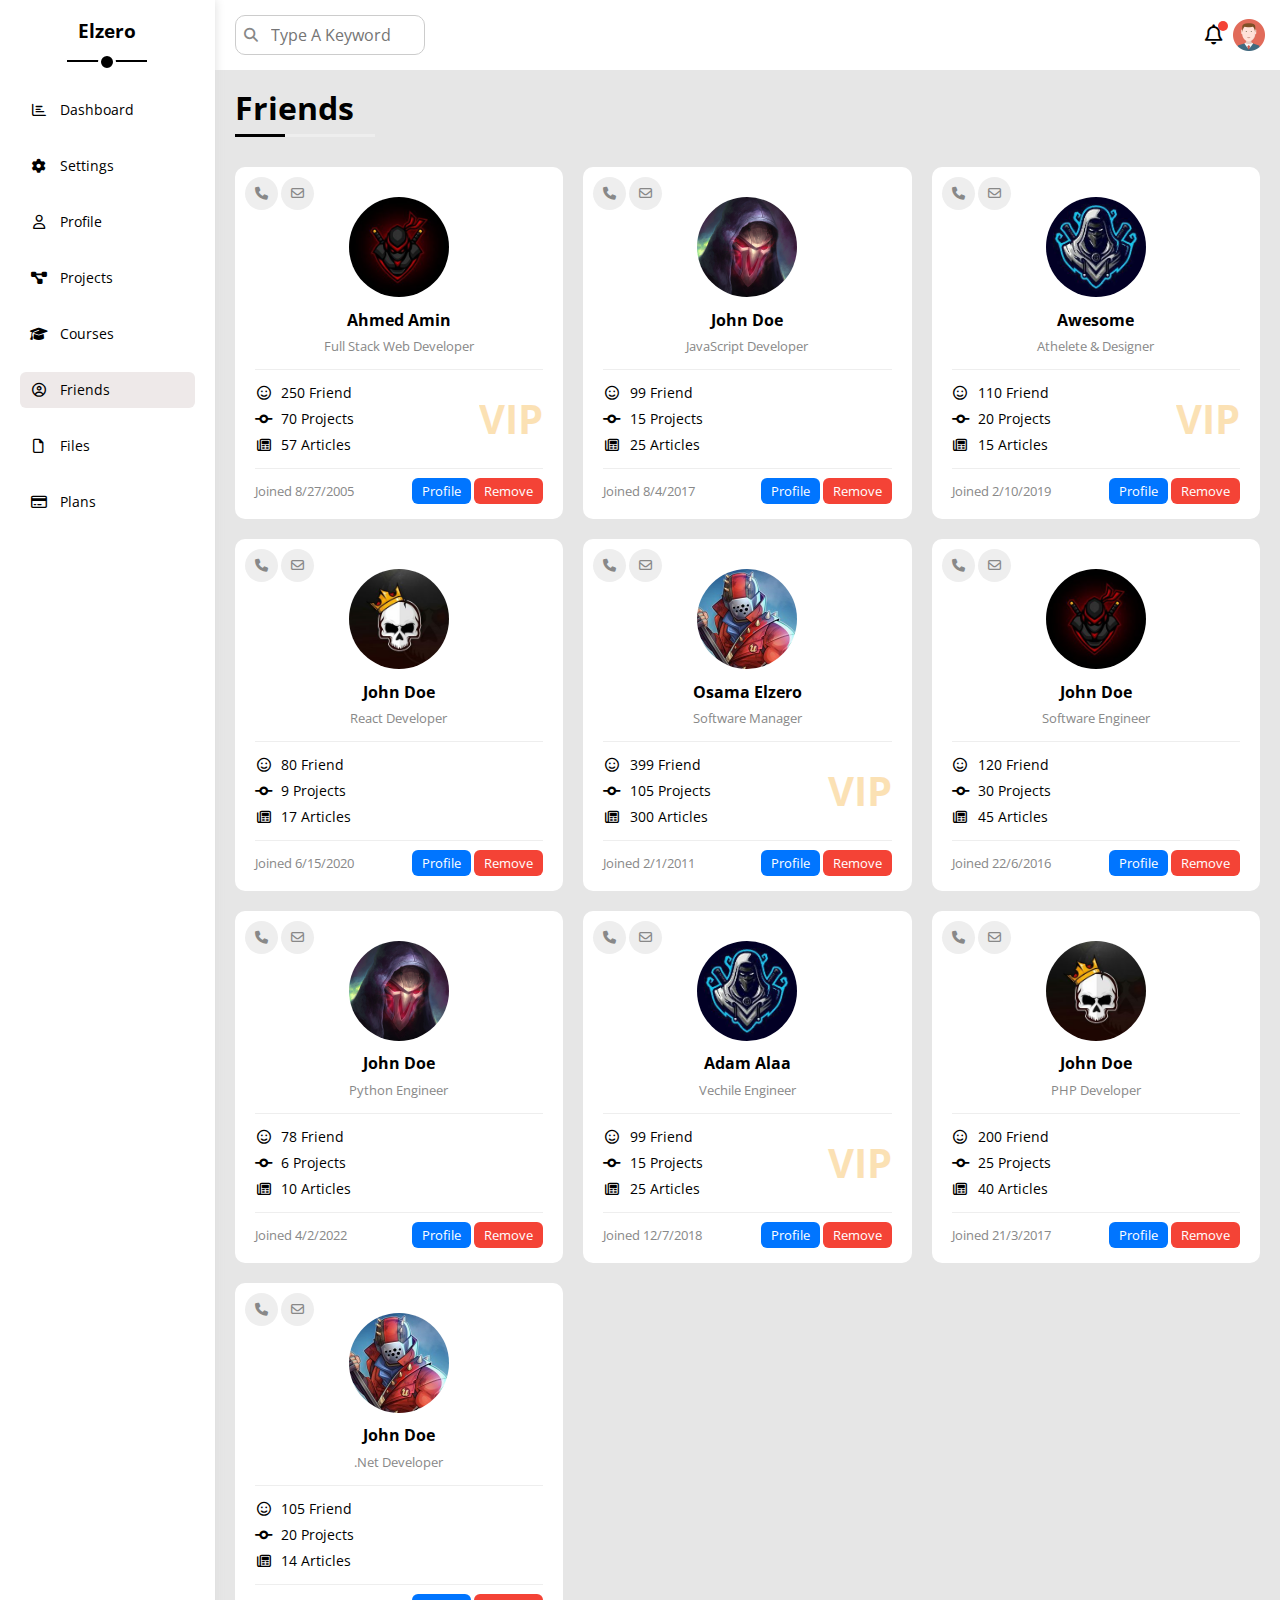
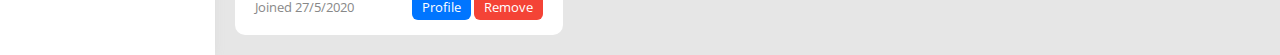
<file: friends.html>
<!DOCTYPE html>
<html lang="en">

<head>
    <meta charset="UTF-8">
    <meta http-equiv="X-UA-Compatible" content="IE=edge">
    <meta name="viewport" content="width=device-width, initial-scale=1.0">
    <title>Elzero | Friends</title>
    <link rel="stylesheet" href="css/normalize.css">
    <link rel="stylesheet" href="css/all.min.css">
    <link rel="stylesheet" href="css/framework.css">
    <link rel="stylesheet" href="css/main.css">
    <link rel="preconnect" href="https://fonts.googleapis.com">
    <link rel="preconnect" href="https://fonts.gstatic.com" crossorigin>
    <link href="https://fonts.googleapis.com/css2?family=Open+Sans:wght@300;400;500;600;700;800&display=swap"
        rel="stylesheet">
</head>

<body>
    <div class="page d-flex">
        <div class="sidebar bg-white p-20 p-relative">
            <h3 class="p-relative txt-c mt-0">Elzero</h3>
            <ul>
                <li>
                    <a class="d-flex align-center fs-14 c-black rad-6 p-10" href="index.html">
                        <i class="fa-regular fa-chart-bar fa-fw"></i>
                        <span class="mobile-hidden">Dashboard</span>
                    </a>
                </li>
                <li>
                    <a class="d-flex align-center fs-14 c-black rad-6 p-10" href="settings.html">
                        <i class="fa-solid fa-gear fa-fw"></i>
                        <span class="mobile-hidden">Settings</span>
                    </a>
                </li>
                <li>
                    <a class="d-flex align-center fs-14 c-black rad-6 p-10" href="profile.html">
                        <i class="fa-regular fa-user fa-fw"></i>
                        <span class="mobile-hidden">Profile</span>
                    </a>
                </li>
                <li>
                    <a class="d-flex align-center fs-14 c-black rad-6 p-10" href="projects.html">
                        <i class="fa-solid fa-diagram-project fa-fw"></i>
                        <span class="mobile-hidden">Projects</span>
                    </a>
                </li>
                <li>
                    <a class="d-flex align-center fs-14 c-black rad-6 p-10" href="courses.html">
                        <i class="fa-solid fa-graduation-cap fa-fw"></i>
                        <span class="mobile-hidden">Courses</span>
                    </a>
                </li>
                <li>
                    <a class="active d-flex align-center fs-14 c-black rad-6 p-10" href="friends.html">
                        <i class="fa-regular fa-circle-user fa-fw"></i>
                        <span class="mobile-hidden">Friends</span>
                    </a>
                </li>
                <li>
                    <a class="d-flex align-center fs-14 c-black rad-6 p-10" href="files.html">
                        <i class="fa-regular fa-file fa-fw"></i>
                        <span class="mobile-hidden">Files</span>
                    </a>
                </li>
                <li>
                    <a class="d-flex align-center fs-14 c-black rad-6 p-10" href="plans.html">
                        <i class="fa-regular fa-credit-card fa-fw"></i>
                        <span class="mobile-hidden">Plans</span>
                    </a>
                </li>
            </ul>
        </div>
        <div class="content w-full">
            <div class="head bg-white between-flex p-15">
                <div class="search p-relative">
                    <input class="p-10 rad-10 b1-ccc" type="search" placeholder="Type A Keyword">
                </div>
                <div class="icons d-flex align-center">
                    <span class="noti mr-10 p-relative">
                        <i class="fa-regular fa-bell fa-lg"></i>
                    </span>
                    <img src="imgs/avatar.png" alt="">
                </div>
            </div>
            <h1 class="p-relative">Friends</h1>
            <div class="friends-page d-grid gap-20 m-20">
                <div class="friend bg-white p-20 rad-10 p-relative">
                    <div class="contact fs-13">
                        <i class="fa-solid fa-phone"></i>
                        <i class="fa-regular fa-envelope"></i>
                    </div>
                    <div class="txt-c">
                        <img class="w-100 h-100 rad-half mt-10 mb-10" src="imgs/friend-04.jpg" alt="">
                        <h4 class="m-0">Ahmed Amin</h4>
                        <p class="mt-10 mb-0 fs-13 c-grey">Full Stack Web Developer</p>
                    </div>
                    <div class="icons p-relative">
                        <div class="fs-14 mb-10">
                            <i class="fa-regular fa-face-smile fa-fw"></i>
                            <span>250 Friend</span>
                        </div>
                        <div class="fs-14 mb-10">
                            <i class="fa-solid fa-code-commit fa-fw"></i>
                            <span>70 Projects</span>
                        </div>
                        <div class="fs-14">
                            <i class="fa-regular fa-newspaper fa-fw"></i>
                            <span>57 Articles</span>
                        </div>
                        <span class="vip fw-bold c-orange">VIP</span>
                    </div>
                    <div class="info between-flex fs-13">
                        <span class="c-grey">Joined 8/27/2005</span>
                        <div>
                            <a class="btn-shape bg-blue c-white" href="profile.html">Profile</a>
                            <a class="btn-shape bg-red c-white" href="#">Remove</a>
                        </div>
                    </div>
                </div>
                <div class="friend bg-white p-20 rad-10 p-relative">
                    <div class="contact fs-13">
                        <i class="fa-solid fa-phone"></i>
                        <i class="fa-regular fa-envelope"></i>
                    </div>
                    <div class="txt-c">
                        <img class="w-100 h-100 rad-half mt-10 mb-10" src="imgs/friend-03.jpg" alt="">
                        <h4 class="m-0">John Doe</h4>
                        <p class="mt-10 mb-0 fs-13 c-grey">JavaScript Developer</p>
                    </div>
                    <div class="icons p-relative">
                        <div class="fs-14 mb-10">
                            <i class="fa-regular fa-face-smile fa-fw"></i>
                            <span>99 Friend</span>
                        </div>
                        <div class="fs-14 mb-10">
                            <i class="fa-solid fa-code-commit fa-fw"></i>
                            <span>15 Projects</span>
                        </div>
                        <div class="fs-14">
                            <i class="fa-regular fa-newspaper fa-fw"></i>
                            <span>25 Articles</span>
                        </div>
                    </div>
                    <div class="info between-flex fs-13">
                        <span class="c-grey">Joined 8/4/2017</span>
                        <div>
                            <a class="btn-shape bg-blue c-white" href="profile.html">Profile</a>
                            <a class="btn-shape bg-red c-white" href="#">Remove</a>
                        </div>
                    </div>
                </div>
                <div class="friend bg-white p-20 rad-10 p-relative">
                    <div class="contact fs-13">
                        <i class="fa-solid fa-phone"></i>
                        <i class="fa-regular fa-envelope"></i>
                    </div>
                    <div class="txt-c">
                        <img class="w-100 h-100 rad-half mt-10 mb-10" src="imgs/friend-02.jpg" alt="">
                        <h4 class="m-0">Awesome</h4>
                        <p class="mt-10 mb-0 fs-13 c-grey">Athelete & Designer</p>
                    </div>
                    <div class="icons p-relative">
                        <div class="fs-14 mb-10">
                            <i class="fa-regular fa-face-smile fa-fw"></i>
                            <span>110 Friend</span>
                        </div>
                        <div class="fs-14 mb-10">
                            <i class="fa-solid fa-code-commit fa-fw"></i>
                            <span>20 Projects</span>
                        </div>
                        <div class="fs-14">
                            <i class="fa-regular fa-newspaper fa-fw"></i>
                            <span>15 Articles</span>
                        </div>
                        <span class="vip fw-bold c-orange">VIP</span>
                    </div>
                    <div class="info between-flex fs-13">
                        <span class="c-grey">Joined 2/10/2019</span>
                        <div>
                            <a class="btn-shape bg-blue c-white" href="profile.html">Profile</a>
                            <a class="btn-shape bg-red c-white" href="#">Remove</a>
                        </div>
                    </div>
                </div>
                <div class="friend bg-white p-20 rad-10 p-relative">
                    <div class="contact fs-13">
                        <i class="fa-solid fa-phone"></i>
                        <i class="fa-regular fa-envelope"></i>
                    </div>
                    <div class="txt-c">
                        <img class="w-100 h-100 rad-half mt-10 mb-10" src="imgs/friend-05.jpg" alt="">
                        <h4 class="m-0">John Doe</h4>
                        <p class="mt-10 mb-0 fs-13 c-grey">React Developer</p>
                    </div>
                    <div class="icons p-relative">
                        <div class="fs-14 mb-10">
                            <i class="fa-regular fa-face-smile fa-fw"></i>
                            <span>80 Friend</span>
                        </div>
                        <div class="fs-14 mb-10">
                            <i class="fa-solid fa-code-commit fa-fw"></i>
                            <span>9 Projects</span>
                        </div>
                        <div class="fs-14">
                            <i class="fa-regular fa-newspaper fa-fw"></i>
                            <span>17 Articles</span>
                        </div>
                    </div>
                    <div class="info between-flex fs-13">
                        <span class="c-grey">Joined 6/15/2020</span>
                        <div>
                            <a class="btn-shape bg-blue c-white" href="profile.html">Profile</a>
                            <a class="btn-shape bg-red c-white" href="#">Remove</a>
                        </div>
                    </div>
                </div>
                <div class="friend bg-white p-20 rad-10 p-relative">
                    <div class="contact fs-13">
                        <i class="fa-solid fa-phone"></i>
                        <i class="fa-regular fa-envelope"></i>
                    </div>
                    <div class="txt-c">
                        <img class="w-100 h-100 rad-half mt-10 mb-10" src="imgs/friend-01.jpg" alt="">
                        <h4 class="m-0">Osama Elzero</h4>
                        <p class="mt-10 mb-0 fs-13 c-grey">Software Manager</p>
                    </div>
                    <div class="icons p-relative">
                        <div class="fs-14 mb-10">
                            <i class="fa-regular fa-face-smile fa-fw"></i>
                            <span>399 Friend</span>
                        </div>
                        <div class="fs-14 mb-10">
                            <i class="fa-solid fa-code-commit fa-fw"></i>
                            <span>105 Projects</span>
                        </div>
                        <div class="fs-14">
                            <i class="fa-regular fa-newspaper fa-fw"></i>
                            <span>300 Articles</span>
                        </div>
                        <span class="vip fw-bold c-orange">VIP</span>
                    </div>
                    <div class="info between-flex fs-13">
                        <span class="c-grey">Joined 2/1/2011</span>
                        <div>
                            <a class="btn-shape bg-blue c-white" href="profile.html">Profile</a>
                            <a class="btn-shape bg-red c-white" href="#">Remove</a>
                        </div>
                    </div>
                </div>
                <div class="friend bg-white p-20 rad-10 p-relative">
                    <div class="contact fs-13">
                        <i class="fa-solid fa-phone"></i>
                        <i class="fa-regular fa-envelope"></i>
                    </div>
                    <div class="txt-c">
                        <img class="w-100 h-100 rad-half mt-10 mb-10" src="imgs/friend-04.jpg" alt="">
                        <h4 class="m-0">John Doe</h4>
                        <p class="mt-10 mb-0 fs-13 c-grey">Software Engineer</p>
                    </div>
                    <div class="icons p-relative">
                        <div class="fs-14 mb-10">
                            <i class="fa-regular fa-face-smile fa-fw"></i>
                            <span>120 Friend</span>
                        </div>
                        <div class="fs-14 mb-10">
                            <i class="fa-solid fa-code-commit fa-fw"></i>
                            <span>30 Projects</span>
                        </div>
                        <div class="fs-14">
                            <i class="fa-regular fa-newspaper fa-fw"></i>
                            <span>45 Articles</span>
                        </div>
                    </div>
                    <div class="info between-flex fs-13">
                        <span class="c-grey">Joined 22/6/2016</span>
                        <div>
                            <a class="btn-shape bg-blue c-white" href="profile.html">Profile</a>
                            <a class="btn-shape bg-red c-white" href="#">Remove</a>
                        </div>
                    </div>
                </div>
                <div class="friend bg-white p-20 rad-10 p-relative">
                    <div class="contact fs-13">
                        <i class="fa-solid fa-phone"></i>
                        <i class="fa-regular fa-envelope"></i>
                    </div>
                    <div class="txt-c">
                        <img class="w-100 h-100 rad-half mt-10 mb-10" src="imgs/friend-03.jpg" alt="">
                        <h4 class="m-0">John Doe</h4>
                        <p class="mt-10 mb-0 fs-13 c-grey">Python Engineer</p>
                    </div>
                    <div class="icons p-relative">
                        <div class="fs-14 mb-10">
                            <i class="fa-regular fa-face-smile fa-fw"></i>
                            <span>78 Friend</span>
                        </div>
                        <div class="fs-14 mb-10">
                            <i class="fa-solid fa-code-commit fa-fw"></i>
                            <span>6 Projects</span>
                        </div>
                        <div class="fs-14">
                            <i class="fa-regular fa-newspaper fa-fw"></i>
                            <span>10 Articles</span>
                        </div>
                    </div>
                    <div class="info between-flex fs-13">
                        <span class="c-grey">Joined 4/2/2022</span>
                        <div>
                            <a class="btn-shape bg-blue c-white" href="profile.html">Profile</a>
                            <a class="btn-shape bg-red c-white" href="#">Remove</a>
                        </div>
                    </div>
                </div>
                <div class="friend bg-white p-20 rad-10 p-relative">
                    <div class="contact fs-13">
                        <i class="fa-solid fa-phone"></i>
                        <i class="fa-regular fa-envelope"></i>
                    </div>
                    <div class="txt-c">
                        <img class="w-100 h-100 rad-half mt-10 mb-10" src="imgs/friend-02.jpg" alt="">
                        <h4 class="m-0">Adam Alaa</h4>
                        <p class="mt-10 mb-0 fs-13 c-grey">Vechile Engineer</p>
                    </div>
                    <div class="icons p-relative">
                        <div class="fs-14 mb-10">
                            <i class="fa-regular fa-face-smile fa-fw"></i>
                            <span>99 Friend</span>
                        </div>
                        <div class="fs-14 mb-10">
                            <i class="fa-solid fa-code-commit fa-fw"></i>
                            <span>15 Projects</span>
                        </div>
                        <div class="fs-14">
                            <i class="fa-regular fa-newspaper fa-fw"></i>
                            <span>25 Articles</span>
                        </div>
                        <span class="vip fw-bold c-orange">VIP</span>
                    </div>
                    <div class="info between-flex fs-13">
                        <span class="c-grey">Joined 12/7/2018</span>
                        <div>
                            <a class="btn-shape bg-blue c-white" href="profile.html">Profile</a>
                            <a class="btn-shape bg-red c-white" href="#">Remove</a>
                        </div>
                    </div>
                </div>
                <div class="friend bg-white p-20 rad-10 p-relative">
                    <div class="contact fs-13">
                        <i class="fa-solid fa-phone"></i>
                        <i class="fa-regular fa-envelope"></i>
                    </div>
                    <div class="txt-c">
                        <img class="w-100 h-100 rad-half mt-10 mb-10" src="imgs/friend-05.jpg" alt="">
                        <h4 class="m-0">John Doe</h4>
                        <p class="mt-10 mb-0 fs-13 c-grey">PHP Developer</p>
                    </div>
                    <div class="icons p-relative">
                        <div class="fs-14 mb-10">
                            <i class="fa-regular fa-face-smile fa-fw"></i>
                            <span>200 Friend</span>
                        </div>
                        <div class="fs-14 mb-10">
                            <i class="fa-solid fa-code-commit fa-fw"></i>
                            <span>25 Projects</span>
                        </div>
                        <div class="fs-14">
                            <i class="fa-regular fa-newspaper fa-fw"></i>
                            <span>40 Articles</span>
                        </div>
                    </div>
                    <div class="info between-flex fs-13">
                        <span class="c-grey">Joined 21/3/2017</span>
                        <div>
                            <a class="btn-shape bg-blue c-white" href="profile.html">Profile</a>
                            <a class="btn-shape bg-red c-white" href="#">Remove</a>
                        </div>
                    </div>
                </div>
                <div class="friend bg-white p-20 rad-10 p-relative">
                    <div class="contact fs-13">
                        <i class="fa-solid fa-phone"></i>
                        <i class="fa-regular fa-envelope"></i>
                    </div>
                    <div class="txt-c">
                        <img class="w-100 h-100 rad-half mt-10 mb-10" src="imgs/friend-01.jpg" alt="">
                        <h4 class="m-0">John Doe</h4>
                        <p class="mt-10 mb-0 fs-13 c-grey">.Net Developer</p>
                    </div>
                    <div class="icons p-relative">
                        <div class="fs-14 mb-10">
                            <i class="fa-regular fa-face-smile fa-fw"></i>
                            <span>105 Friend</span>
                        </div>
                        <div class="fs-14 mb-10">
                            <i class="fa-solid fa-code-commit fa-fw"></i>
                            <span>20 Projects</span>
                        </div>
                        <div class="fs-14">
                            <i class="fa-regular fa-newspaper fa-fw"></i>
                            <span>14 Articles</span>
                        </div>
                    </div>
                    <div class="info between-flex fs-13">
                        <span class="c-grey">Joined 27/5/2020</span>
                        <div>
                            <a class="btn-shape bg-blue c-white" href="profile.html">Profile</a>
                            <a class="btn-shape bg-red c-white" href="#">Remove</a>
                        </div>
                    </div>
                </div>
            </div>
        </div>
    </div>
</body>

</html>
</file>
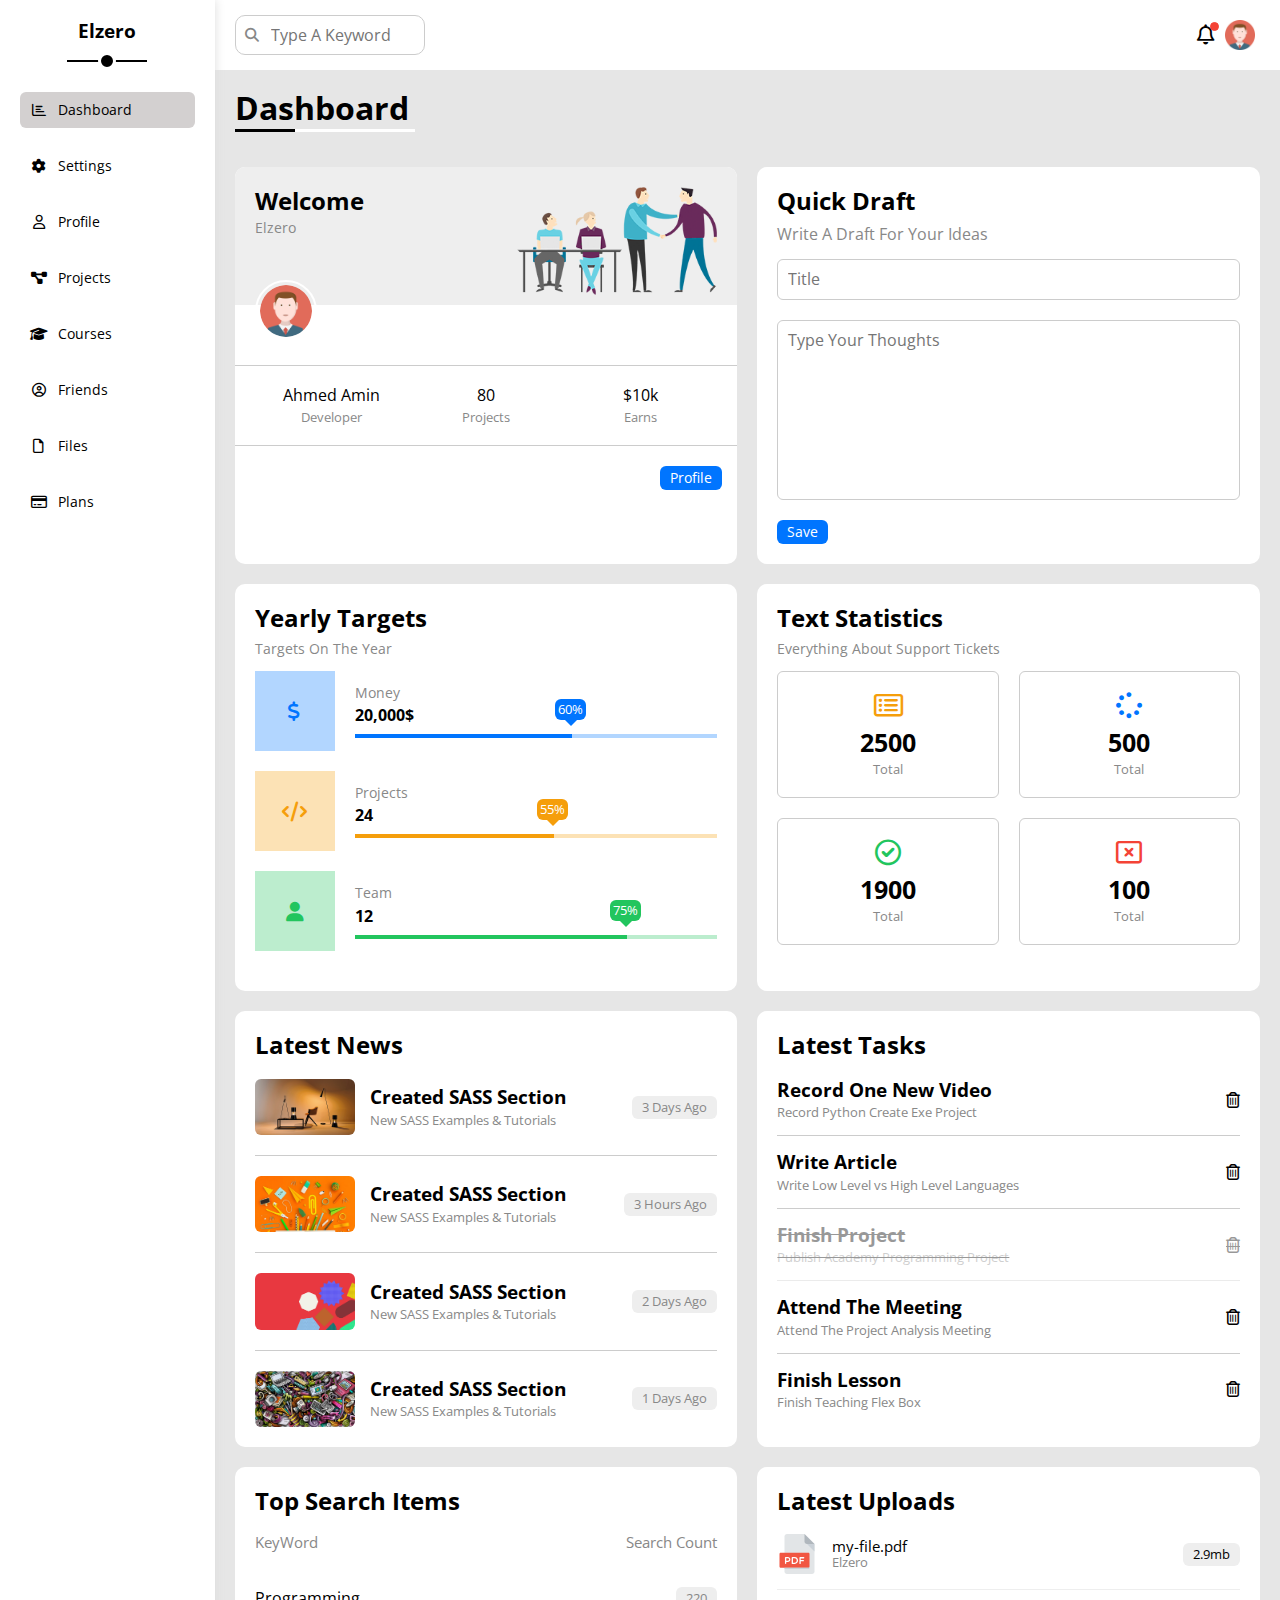
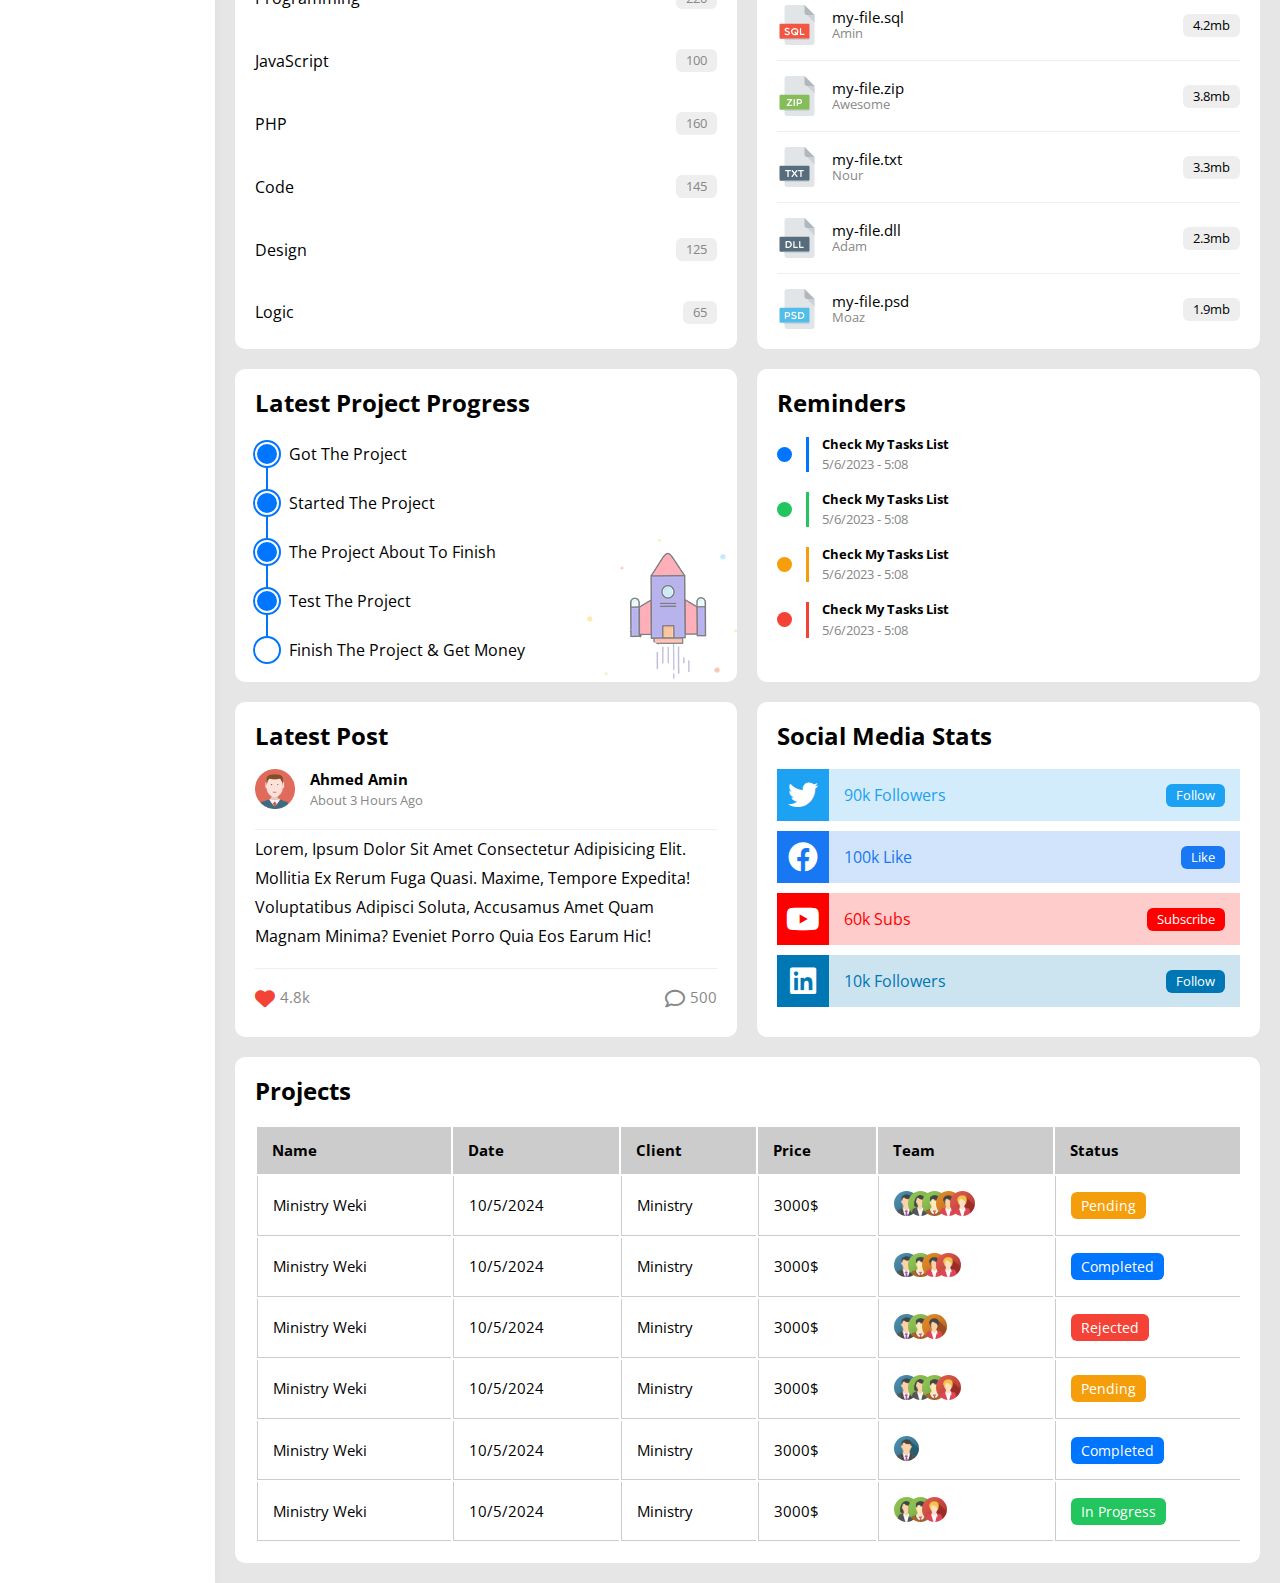
<file: index2.html>
<!DOCTYPE html>
<html lang="en">
<head>
    <meta charset="UTF-8">
    <meta http-equiv="X-UA-Compatible" content="IE=edge">
    <meta name="viewport" content="width=device-width, initial-scale=1.0">
    <title>Elzero | Dashboard</title>
    <link rel="stylesheet" href="css/normalize.css">
    <link rel="stylesheet" href="css/all.min.css">
    <link rel="stylesheet" href="css/framework.css">
    <link rel="stylesheet" href="css/main2.css">
    <link rel="preconnect" href="https://fonts.googleapis.com">
    <link rel="preconnect" href="https://fonts.gstatic.com" crossorigin>
    <link href="https://fonts.googleapis.com/css2?family=Open+Sans:wght@300;400;500;600;700;800&display=swap" rel="stylesheet">
</head>
<body>
    <div class="page d-flex bg-eee">
        <div class="sidebar bg-white p-20 p-relative">
            <h3 class="mt-0 txt-c p-relative">Elzero</h3>
            <ul>
                <li>
                    <a href="#index.html" class="active mb-20 rad-6 fs-14 p-10 c-black d-flex align-center">
                        <i class="mr-10 fa-regular fa-chart-bar fa-fw"></i>
                        <span class="fs-14 mobile-hidden">Dashboard</span>
                    </a>
                </li>
                <li>
                    <a href="#settings.html" class="rad-6 mb-20 fs-14 p-10 c-black d-flex align-center">
                        <i class="mr-10 fa-solid fa-gear fa-fw"></i>
                        <span class="fs-14 mobile-hidden">Settings</span>
                    </a>
                </li>
                <li>
                    <a href="#profile.html" class="rad-6 mb-20 fs-14 p-10 c-black d-flex align-center">
                        <i class="mr-10 fa-regular fa-user fa-fw"></i>
                        <span class="fs-14 mobile-hidden">Profile</span>
                    </a>
                </li>
                <li>
                    <a href="#projects.html" class="rad-6 mb-20 fs-14 p-10 c-black d-flex align-center">
                        <i class="mr-10 fa-solid fa-diagram-project fa-fw"></i>
                        <span class="fs-14 mobile-hidden">Projects</span>
                    </a>
                </li>
                <li>
                    <a href="#courses.html" class="rad-6 mb-20 fs-14 p-10 c-black d-flex align-center">
                        <i class="mr-10 fa-solid fa-graduation-cap fa-fw"></i>
                        <span class="fs-14 mobile-hidden">Courses</span>
                    </a>
                </li>
                <li>
                    <a href="#friends.html" class="rad-6 mb-20 fs-14 p-10 c-black d-flex align-center">
                        <i class="mr-10 fa-regular fa-circle-user fa-fw"></i>
                        <span class="fs-14 mobile-hidden">Friends</span>
                    </a>
                </li>
                <li>
                    <a href="#files.html" class="rad-6 mb-20 fs-14 p-10 c-black d-flex align-center">
                        <i class="mr-10 fa-regular fa-file fa-fw"></i>
                        <span class="fs-14 mobile-hidden">Files</span>
                    </a>
                </li>
                <li>
                    <a href="#plans.html" class="rad-6 mb-20 fs-14 p-10 c-black d-flex align-center">
                        <i class="mr-10 fa-regular fa-credit-card fa-fw"></i>
                        <span class="fs-14 mobile-hidden">Plans</span>
                    </a>
                </li>
            </ul>
        </div>
        <div class="content w-full">
            <div class="head between-flex bg-white p-15">
                <div class="search p-relative">
                    <input class="p-10 rad-10 b1-ccc" type="search" placeholder="Type A Keyword">
                </div>
                <div class="icons d-flex align-center">
                    <span class="noti mr-10 p-relative">
                        <i class="fa-regular fa-bell fa-lg"></i>
                    </span>
                    <img src="imgs/avatar.png" alt="">
                </div>
            </div>
            <h1 class="p-relative">Dashboard</h1>
            <div class="wrapper">
                <div class="welcome txt-c-mobile bg-white rad-10">
                    <div class="intro p-20 bg-eee d-flex space-between">
                        <div>
                            <h2 class="m-0">Welcome</h2>
                            <p class="mt-5 fs-14 c-grey">Elzero</p>
                        </div>
                        <img class="mobile-hidden" src="imgs/welcome.png" alt="">
                    </div>
                    <img class="avatar" src="imgs/avatar.png" alt="">
                    <div class="body d-flex p-20 mt-20 mb-20 txt-c block-mobile">
                        <div>Ahmed Amin<span class="d-block c-grey fs-13 mt-5">Developer</span></div>
                        <div>80<span class="d-block c-grey fs-13 mt-5">Projects</span></div>
                        <div>$10k<span class="d-block c-grey fs-13 mt-5">Earns</span></div>
                    </div>
                    <a href="#profile.html" class="visit btn-shape fs-14 bg-blue c-white d-block w-fit">Profile</a>
                </div>
                <div class="draft p-20 bg-white rad-10">
                    <h2 class="m-0">Quick Draft</h2>
                    <p class="c-grey f-14 mt-10">Write A Draft For Your Ideas</p>
                    <form class="">
                        <input class="input" type="text" placeholder="Title">
                        <textarea class="input" placeholder="Type Your Thoughts"></textarea>
                        <input class="bg-blue c-white b-none fs-14 btn-shape" type="submit" value="Save">
                    </form>
                </div>
                <div class="targets p-20 bg-white rad-10">
                    <h2 class="mt-0 mb-10">Yearly Targets</h2>
                    <p class="mt-0 c-grey fs-14">Targets On The Year</p>
                    <div class="target-row mb-20 center-flex blue">
                        <div class="icon center-flex">
                            <div class="fa-solid fa-dollar-sign fa-lg c-blue"></div>
                        </div>
                        <div class="details">
                            <span class="c-grey fs-14 d-block">Money</span>
                            <span class="d-block fw-bold mt-5 mb-10">20,000$</span>
                            <div class="progress p-relative">
                                <span class="bg-blue blue" style="width: 60%">
                                    <span class="bg-blue rad-6 c-white fs-13">60%</span>
                                </span>
                            </div>
                        </div>
                    </div>
                    <div class="target-row mb-20 center-flex orange">
                        <div class="icon center-flex">
                            <div class="fa-solid fa-code fa-lg c-orange"></div>
                        </div>
                        <div class="details">
                            <span class="c-grey fs-14 d-block">Projects</span>
                            <span class="d-block fw-bold mt-5 mb-10">24</span>
                            <div class="progress p-relative">
                                <span class="bg-orange orange" style="width: 55%">
                                    <span class="bg-orange rad-6 c-white fs-13">55%</span>
                                </span>
                            </div>
                        </div>
                    </div>
                    <div class="target-row mb-20 center-flex green">
                        <div class="icon center-flex">
                            <div class="fa-solid fa-user fa-lg c-green"></div>
                        </div>
                        <div class="details">
                            <span class="c-grey fs-14">Team</span>
                            <span class="d-block fw-bold mt-5 mb-10">12</span>
                            <div class="progress p-relative">
                                <span class="bg-green green" style="width: 75%">
                                    <span class="bg-green rad-6 c-white fs-13">75%</span>
                                </span>
                            </div>
                        </div>
                    </div>
                </div>
                <div class="tickets p-20 bg-white rad-10">
                    <h2 class="mt-0 mb-10">Text Statistics</h2>
                    <p class="mt-0 c-grey fs-14">Everything About Support Tickets</p>
                    <div class="d-flex f-wrap txt-c gap-20">
                        <div class="box b1-ccc p-20 rad-6 fs-13 c-grey">
                            <i class="fa-regular fa-rectangle-list fa-2x mb-10 c-orange"></i>
                            <span class="fs-25 c-black d-block fw-bold mb-5">2500</span>
                            Total
                        </div>
                        <div class="box b1-ccc p-20 rad-6 fs-13 c-grey">
                            <i class="fa-solid fa-spinner fa-2x mb-10 c-blue"></i>
                            <span class="fs-25 c-black d-block fw-bold mb-5">500</span>
                            Total
                        </div>
                        <div class="box b1-ccc p-20 rad-6 fs-13 c-grey">
                            <i class="fa-regular fa-circle-check fa-2x mb-10 c-green"></i>
                            <span class="fs-25 c-black d-block fw-bold mb-5">1900</span>
                            Total
                        </div>
                        <div class="box b1-ccc p-20 rad-6 fs-13 c-grey">
                            <i class="fa-regular fa-rectangle-xmark fa-2x mb-10 c-red"></i>
                            <span class="fs-25 c-black d-block fw-bold mb-5">100</span>
                            Total
                        </div>
                    </div>
                </div>
                <div class="news p-20 rad-10 bg-white txt-c-mobile">
                    <h2 class="mt-0 mb-20">Latest News</h2>
                    <div class="news-row d-flex align-center mb-20 pb-20">
                        <img class="w-100 rad-6" src="imgs/news-01.png" alt="">
                        <div class="info f-grow ml-15">
                            <h3 class="mt-0 mb-5">Created SASS Section</h3>
                            <p class="mt-0 fs-13 c-grey mb-0">New SASS Examples & Tutorials</p>
                        </div>
                        <div class="btn-shape bg-eee c-grey fs-13 label">3 Days Ago</div>
                    </div>
                    <div class="news-row d-flex align-center mb-20 pb-20">
                        <img class="w-100 rad-6" src="imgs/news-02.png" alt="">
                        <div class="info f-grow ml-15">
                            <h3 class="mt-0 mb-5">Created SASS Section</h3>
                            <p class="mt-0 fs-13 c-grey mb-0">New SASS Examples & Tutorials</p>
                        </div>
                        <div class="btn-shape bg-eee c-grey fs-13 label">3 Hours Ago</div>
                    </div>
                    <div class="news-row d-flex align-center mb-20 pb-20">
                        <img class="w-100 rad-6" src="imgs/news-03.png" alt="">
                        <div class="info f-grow ml-15">
                            <h3 class="mt-0 mb-5">Created SASS Section</h3>
                            <p class="mt-0 fs-13 c-grey mb-0">New SASS Examples & Tutorials</p>
                        </div>
                        <div class="btn-shape bg-eee c-grey fs-13 label">2 Days Ago</div>
                    </div>
                    <div class="news-row d-flex align-center">
                        <img class="w-100 rad-6" src="imgs/news-04.png" alt="">
                        <div class="info f-grow ml-15">
                            <h3 class="mt-0 mb-5">Created SASS Section</h3>
                            <p class="mt-0 fs-13 c-grey mb-0">New SASS Examples & Tutorials</p>
                        </div>
                        <div class="btn-shape bg-eee c-grey fs-13 label">1 Days Ago</div>
                    </div>
                </div>
                <div class="tasks p-20 bg-white rad-10 txt-c-mobile">
                    <h2 class="mt-0 mb-20">Latest Tasks</h2>
                    <div class="task-row between-flex">
                        <div class="info f-grow">
                            <h3 class="mt-0 mb-5">Record One New Video</h3>
                            <p class="fs-13 c-grey m-0">Record Python Create Exe Project</p>
                        </div>
                        <i class="fa-regular fa-trash-can delete"></i>
                    </div>
                    <div class="task-row between-flex">
                        <div class="info f-grow">
                            <h3 class="mt-0 mb-5">Write Article</h3>
                            <p class="fs-13 c-grey m-0">Write Low Level vs High Level Languages</p>
                        </div>
                        <i class="fa-regular fa-trash-can delete"></i>
                    </div>
                    <div class="task-row between-flex">
                        <div class="info f-grow">
                            <h3 class="mt-0 mb-5">Finish Project</h3>
                            <p class="fs-13 c-grey m-0">Publish Academy Programming Project</p>
                        </div>
                        <i class="fa-regular fa-trash-can delete"></i>
                    </div>
                    <div class="task-row between-flex">
                        <div class="info f-grow">
                            <h3 class="mt-0 mb-5">Attend The Meeting</h3>
                            <p class="fs-13 c-grey m-0">Attend The Project Analysis Meeting</p>
                        </div>
                        <i class="fa-regular fa-trash-can delete"></i>
                    </div>
                    <div class="task-row between-flex">
                        <div class="info f-grow">
                            <h3 class="mt-0 mb-5">Finish Lesson</h3>
                            <p class="fs-13 c-grey m-0">Finish Teaching Flex Box</p>
                        </div>
                        <i class="fa-regular fa-trash-can delete"></i>
                    </div>
                </div>
                <div class="search-items p-20 bg-white rad-10">
                    <h2 class="mt-0 mb-20">Top Search Items</h2>
                    <div class="search-row between-flex mb-15 c-grey fs-15">
                        <span>KeyWord</span>
                        <span>Search Count</span>
                    </div>
                    <div class="search-row between-flex pt-20 pb-20">
                        <span>Programming</span>
                        <span class="btn-shape c-grey fs-13 bg-eee">220</span>
                    </div>
                    <div class="search-row between-flex pt-20 pb-20">
                        <span>JavaScript</span>
                        <span class="btn-shape c-grey fs-13 bg-eee">100</span>
                    </div>
                    <div class="search-row between-flex pt-20 pb-20">
                        <span>PHP</span>
                        <span class="btn-shape c-grey fs-13 bg-eee">160</span>
                    </div>
                    <div class="search-row between-flex pt-20 pb-20">
                        <span>Code</span>
                        <span class="btn-shape c-grey fs-13 bg-eee">145</span>
                    </div>
                    <div class="search-row between-flex pt-20 pb-20">
                        <span>Design</span>
                        <span class="btn-shape c-grey fs-13 bg-eee">125</span>
                    </div>
                    <div class="search-row between-flex pt-20">
                        <span>Logic</span>
                        <span class="btn-shape c-grey fs-13 bg-eee">65</span>
                    </div>
                </div>
                <div class="uploads p-20 bg-white rad-10">  
                    <h2 class="mt-0 mb-20">Latest Uploads</h2>
                    <div class="uploads-row between-flex pb-15 mb-15">
                        <div class="info d-flex align-center">
                            <img class="w-40" src="imgs/pdf.svg" alt="">
                            <div class="ml-15">
                                <span class="fs-15 d-block">my-file.pdf</span>
                                <span class="c-grey fs-13 d-block">Elzero</span>
                            </div>
                        </div>
                        <div class="btn-shape bg-eee fs-13">2.9mb</div>
                    </div>
                    <div class="uploads-row between-flex pb-15 mb-15">
                        <div class="info d-flex align-center">
                            <img class="w-40" src="imgs/sql.svg" alt="">
                            <div class="ml-15">
                                <span class="fs-15 d-block">my-file.sql</span>
                                <span class="c-grey fs-13 d-block">Amin</span>
                            </div>
                        </div>
                        <div class="btn-shape bg-eee fs-13">4.2mb</div>
                    </div>
                    <div class="uploads-row between-flex pb-15 mb-15">
                        <div class="info d-flex align-center">
                            <img class="w-40" src="imgs/zip.svg" alt="">
                            <div class="ml-15">
                                <span class="fs-15 d-block">my-file.zip</span>
                                <span class="c-grey fs-13 d-block">Awesome</span>
                            </div>
                        </div>
                        <div class="btn-shape bg-eee fs-13">3.8mb</div>
                    </div>
                    <div class="uploads-row between-flex pb-15 mb-15">
                        <div class="info d-flex align-center">
                            <img class="w-40" src="imgs/txt.svg" alt="">
                            <div class="ml-15">
                                <span class="fs-15 d-block">my-file.txt</span>
                                <span class="c-grey fs-13 d-block">Nour</span>
                            </div>
                        </div>
                        <div class="btn-shape bg-eee fs-13">3.3mb</div>
                    </div>
                    <div class="uploads-row between-flex pb-15 mb-15">
                        <div class="info d-flex align-center">
                            <img class="w-40" src="imgs/dll.svg" alt="">
                            <div class="ml-15">
                                <span class="fs-15 d-block">my-file.dll</span>
                                <span class="c-grey fs-13 d-block">Adam</span>
                            </div>
                        </div>
                        <div class="btn-shape bg-eee fs-13">2.3mb</div>
                    </div>
                    <div class="uploads-row between-flex ">
                        <div class="info d-flex align-center">
                            <img class="w-40" src="imgs/psd.svg" alt="">
                            <div class="ml-15">
                                <span class="fs-15 d-block">my-file.psd</span>
                                <span class="c-grey fs-13 d-block">Moaz</span>
                            </div>
                        </div>
                        <div class="btn-shape bg-eee fs-13">1.9mb</div>
                    </div>
                </div>
                <div class="projects p-20 bg-white rad-10 p-relative">
                    <h2 class="mt-0 mb-20">Latest Project Progress</h2>
                    <ul class="m-0 p-relative">
                        <li class="mt-25 p-relative d-flex align-center done">Got The Project</li>
                        <li class="mt-25 p-relative d-flex align-center done">Started The Project</li>
                        <li class="mt-25 p-relative d-flex align-center done">The Project About To Finish</li>
                        <li class="mt-25 p-relative d-flex align-center current">Test The Project</li>
                        <li class="mt-25 p-relative d-flex align-center">Finish The Project & Get Money</li>
                    </ul>
                    <img class="icon mobile-hidden" src="imgs/project.png" alt="">
                </div>
                <div class="reminders p-20 bg-white rad-10">
                    <h2 class="mt-0 b-20">Reminders</h2>
                    <div class="reminder-row d-flex align-center mb-20 p-relative">
                        <span class="blue"></span>
                        <div class="info">
                            <h5 class="mb-5 mt-0">Check My Tasks List</h5>
                            <span class="c-grey fs-13 d-block">5/6/2023 - 5:08</span>
                        </div>
                    </div>
                    <div class="reminder-row d-flex align-center mb-20 p-relative">
                        <span class="green"></span>
                        <div class="info">
                            <h5 class="mb-5 mt-0">Check My Tasks List</h5>
                            <span class="c-grey fs-13 d-block">5/6/2023 - 5:08</span>
                        </div>
                    </div>
                    <div class="reminder-row d-flex align-center mb-20 p-relative">
                        <span class="orange"></span>
                        <div class="info">
                            <h5 class="mb-5 mt-0">Check My Tasks List</h5>
                            <span class="c-grey fs-13 d-block">5/6/2023 - 5:08</span>
                        </div>
                    </div>
                    <div class="reminder-row d-flex align-center p-relative">
                        <span class="red"></span>
                        <div class="info">
                            <h5 class="mb-5 mt-0">Check My Tasks List</h5>
                            <span class="c-grey fs-13 d-block">5/6/2023 - 5:08</span>
                        </div>
                    </div>
                </div>
                <div class="post p-20 bg-white rad-10">
                    <h2 class="mt-0 mb-20">Latest Post</h2>
                    <div class="head d-flex align-center mb-20">
                        <img class="w-40" src="imgs/avatar.png" alt="">
                        <div class="info ml-15">
                            <p class="fw-bold fs-15 mt-0 mb-5">Ahmed Amin</p>
                            <span class="fs-13 c-grey d-block mt-0">About 3 Hours Ago</span>
                        </div>
                    </div>                        
                    <div class="body mb-20 pt-5 pb-5 txt-c-mobile">
                        Lorem, Ipsum Dolor Sit Amet Consectetur Adipisicing Elit. Mollitia Ex Rerum Fuga Quasi. Maxime, Tempore Expedita!
                        Voluptatibus Adipisci Soluta, Accusamus Amet Quam Magnam Minima? Eveniet Porro Quia Eos Earum Hic!
                    </div>
                    <div class="foot between-flex">
                        <div class="d-flex align-center">
                            <i class="fa-solid fa-heart fa-lg c-red"></i>
                            <span class="ml-5 fs-15 c-grey">4.8k</span>
                        </div>
                        <div class="d-flex align-center">
                            <i class="fa-regular fa-comment fa-lg c-grey"></i>
                            <span class="ml-5 fs-15 c-grey">500</span>
                        </div>
                    </div>
                </div>
                <div class="social p-20 bg-white rad-10">
                    <h2 class="mt-0 mb-20">Social Media Stats</h2>
                    <div class="social-row between-flex twitter mb-10 pr-15">
                        <div class="left center-flex">
                            <i class="fa-brands fa-twitter"></i>
                            <span>90k Followers</span>
                        </div>
                        <div class="btn-shape label fs-13 c-white">Follow</div>
                    </div>
                    <div class="social-row between-flex facebook mb-10 pr-15">
                        <div class="left center-flex">
                            <i class="fa-brands fa-facebook"></i>
                            <span>100k Like</span>
                        </div>
                        <div class="btn-shape label fs-13 c-white">Like</div>
                    </div>
                    <div class="social-row between-flex youtube mb-10 pr-15">
                        <div class="left center-flex">
                            <i class="fa-brands fa-youtube"></i>
                            <span>60k Subs</span>
                        </div>
                        <div class="btn-shape label fs-13 c-white">Subscribe</div>
                    </div>
                    <div class="social-row between-flex linkedin mb-10 pr-15">
                        <div class="left center-flex">
                            <i class="fa-brands fa-linkedin"></i>
                            <span>10k Followers</span>
                        </div>
                        <div class="btn-shape label fs-13 c-white">Follow</div>
                    </div>
                </div>
            </div>
            <div class="projects-table p-20 m-20 bg-white rad-10">
                <h2 class="mt-0 mb-20">Projects</h2>
                <div class="respo-table">
                    <table class="w-full fs-15">
                        <thead>
                            <tr>
                                <td>Name</td>
                                <td>Date</td>
                                <td>Client</td>
                                <td>Price</td>
                                <td>Team</td>
                                <td>Status</td>
                            </tr>
                        </thead>
                        <tbody>
                            <tr>
                                <td>Ministry Weki</td>
                                <td>10/5/2024</td>
                                <td>Ministry</td>
                                <td>3000$</td>
                                <td>
                                    <img src="imgs/team-01.png" alt="">
                                    <img src="imgs/team-02.png" alt="">
                                    <img src="imgs/team-03.png" alt="">
                                    <img src="imgs/team-04.png" alt="">
                                    <img src="imgs/team-05.png" alt="">
                                </td>
                                <td>
                                    <span class="btn-shape c-white bg-orange fs-14">Pending</span>
                                </td>
                            </tr>
                            <tr>
                                <td>Ministry Weki</td>
                                <td>10/5/2024</td>
                                <td>Ministry</td>
                                <td>3000$</td>
                                <td>
                                    <img src="imgs/team-01.png" alt="">
                                    <img src="imgs/team-03.png" alt="">
                                    <img src="imgs/team-04.png" alt="">
                                    <img src="imgs/team-05.png" alt="">
                                </td>
                                <td>
                                    <span class="btn-shape c-white bg-blue fs-14">Completed</span>
                                </td>
                            </tr>
                            <tr>
                                <td>Ministry Weki</td>
                                <td>10/5/2024</td>
                                <td>Ministry</td>
                                <td>3000$</td>
                                <td>
                                    <img src="imgs/team-01.png" alt="">
                                    <img src="imgs/team-03.png" alt="">
                                    <img src="imgs/team-04.png" alt="">
                                </td>
                                <td>
                                    <span class="btn-shape c-white bg-red fs-14">Rejected</span>
                                </td>
                            </tr>
                            <tr>
                                <td>Ministry Weki</td>
                                <td>10/5/2024</td>
                                <td>Ministry</td>
                                <td>3000$</td>
                                <td>
                                    <img src="imgs/team-01.png" alt="">
                                    <img src="imgs/team-02.png" alt="">
                                    <img src="imgs/team-03.png" alt="">
                                    <img src="imgs/team-05.png" alt="">
                                </td>
                                <td>
                                    <span class="btn-shape c-white bg-orange fs-14">Pending</span>
                                </td>
                            </tr>
                            <tr>
                                <td>Ministry Weki</td>
                                <td>10/5/2024</td>
                                <td>Ministry</td>
                                <td>3000$</td>
                                <td>
                                    <img src="imgs/team-01.png" alt="">
                                </td>
                                <td>
                                    <span class="btn-shape c-white bg-blue fs-14">Completed</span>
                                </td>
                            </tr>
                            <tr>
                                <td>Ministry Weki</td>
                                <td>10/5/2024</td>
                                <td>Ministry</td>
                                <td>3000$</td>
                                <td>
                                    <img src="imgs/team-02.png" alt="">
                                    <img src="imgs/team-03.png" alt="">
                                    <img src="imgs/team-05.png" alt="">
                                </td>
                                <td>
                                    <span class="btn-shape c-white bg-green fs-14">In Progress</span>
                                </td>
                            </tr>
                        </tbody>
                    </table>
                </div>
            </div>
        </div>
    </div>
</body>
</html>
</file>
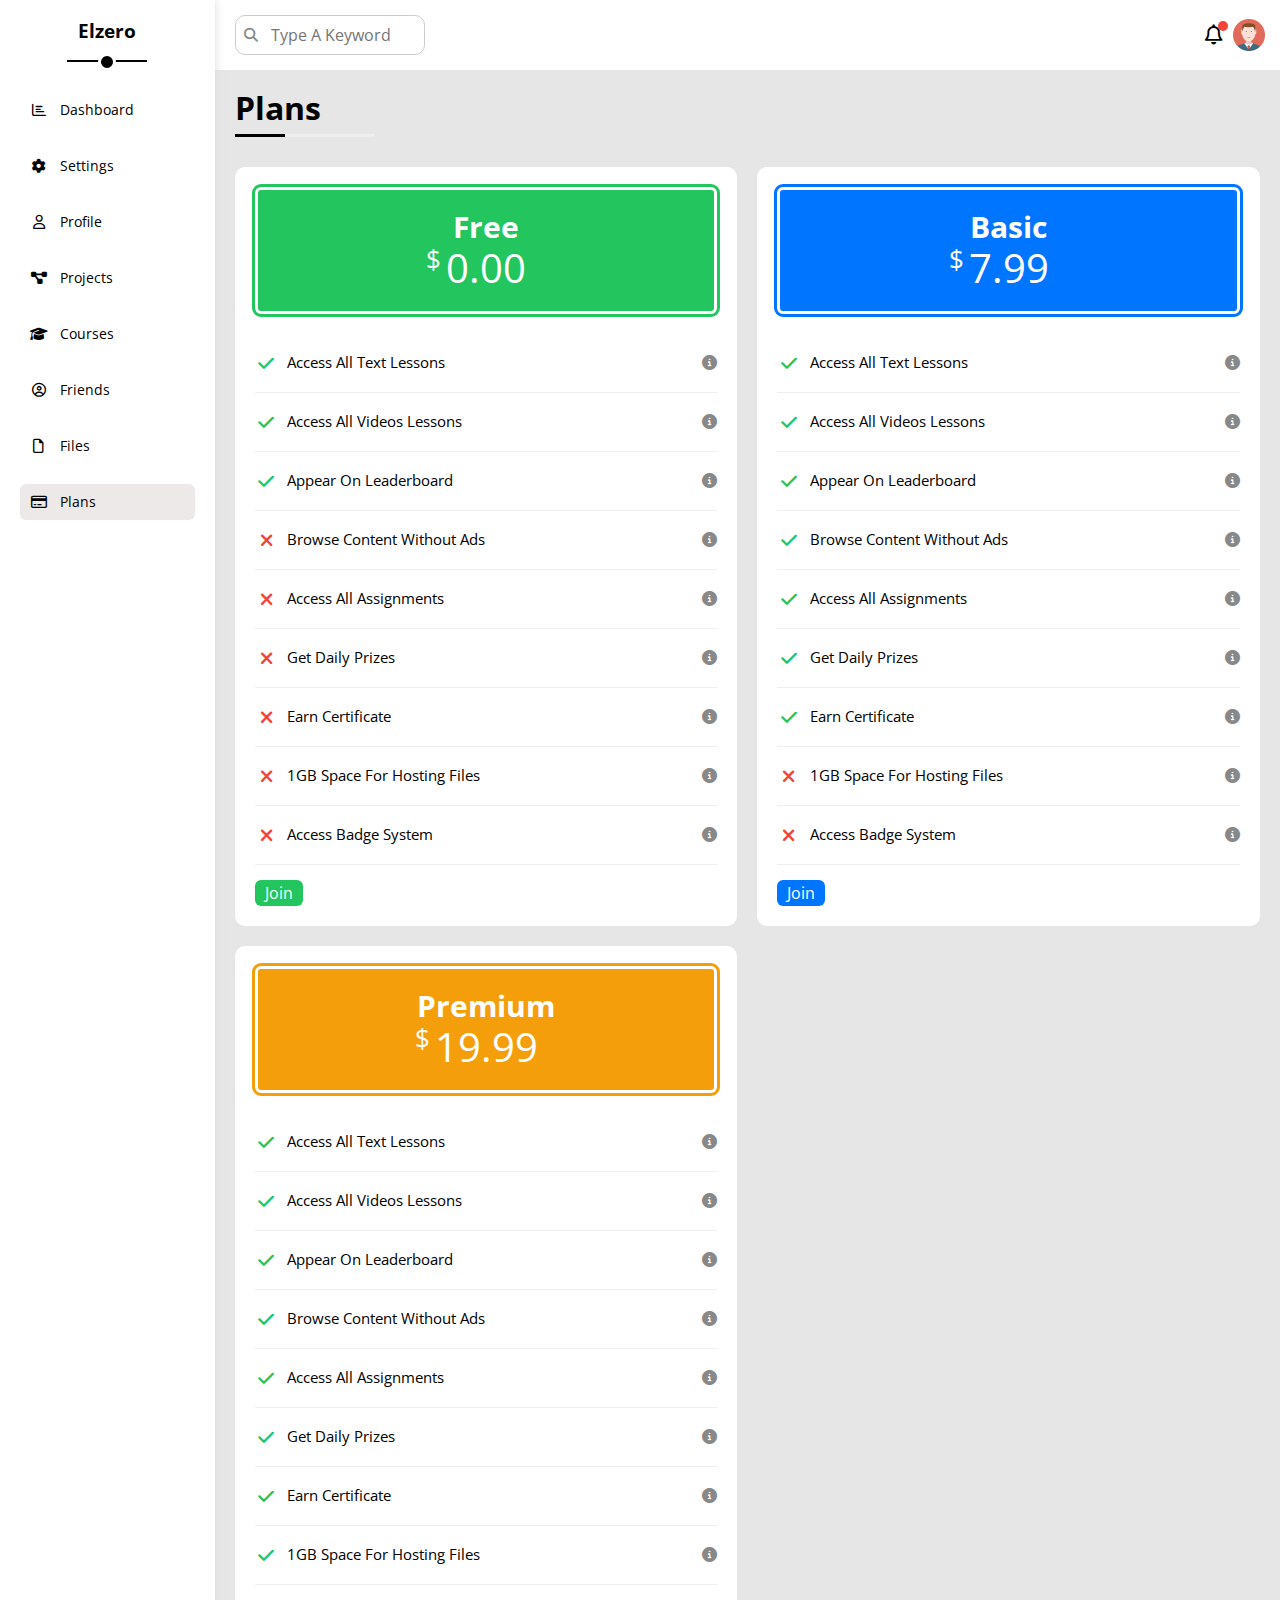
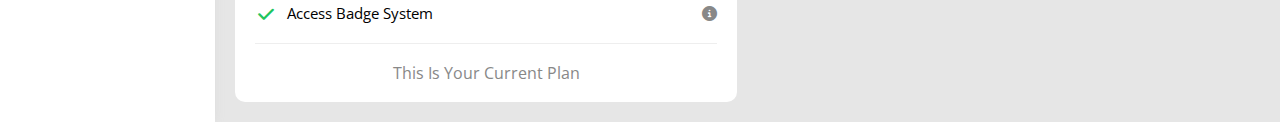
<file: plans.html>
<!DOCTYPE html>
<html lang="en">

<head>
    <meta charset="UTF-8">
    <meta http-equiv="X-UA-Compatible" content="IE=edge">
    <meta name="viewport" content="width=device-width, initial-scale=1.0">
    <title>Elzero | Plans</title>
    <link rel="stylesheet" href="css/normalize.css">
    <link rel="stylesheet" href="css/all.min.css">
    <link rel="stylesheet" href="css/framework.css">
    <link rel="stylesheet" href="css/main.css">
    <link rel="preconnect" href="https://fonts.googleapis.com">
    <link rel="preconnect" href="https://fonts.gstatic.com" crossorigin>
    <link href="https://fonts.googleapis.com/css2?family=Open+Sans:wght@300;400;500;600;700;800&display=swap"
        rel="stylesheet">
</head>

<body>
    <div class="page d-flex">
        <div class="sidebar bg-white p-20 p-relative">
            <h3 class="p-relative txt-c mt-0">Elzero</h3>
            <ul>
                <li>
                    <a class="d-flex align-center fs-14 c-black rad-6 p-10" href="index.html">
                        <i class="fa-regular fa-chart-bar fa-fw"></i>
                        <span class="mobile-hidden">Dashboard</span>
                    </a>
                </li>
                <li>
                    <a class="d-flex align-center fs-14 c-black rad-6 p-10" href="settings.html">
                        <i class="fa-solid fa-gear fa-fw"></i>
                        <span class="mobile-hidden">Settings</span>
                    </a>
                </li>
                <li>
                    <a class="d-flex align-center fs-14 c-black rad-6 p-10" href="profile.html">
                        <i class="fa-regular fa-user fa-fw"></i>
                        <span class="mobile-hidden">Profile</span>
                    </a>
                </li>
                <li>
                    <a class="d-flex align-center fs-14 c-black rad-6 p-10" href="projects.html">
                        <i class="fa-solid fa-diagram-project fa-fw"></i>
                        <span class="mobile-hidden">Projects</span>
                    </a>
                </li>
                <li>
                    <a class="d-flex align-center fs-14 c-black rad-6 p-10" href="courses.html">
                        <i class="fa-solid fa-graduation-cap fa-fw"></i>
                        <span class="mobile-hidden">Courses</span>
                    </a>
                </li>
                <li>
                    <a class="d-flex align-center fs-14 c-black rad-6 p-10" href="friends.html">
                        <i class="fa-regular fa-circle-user fa-fw"></i>
                        <span class="mobile-hidden">Friends</span>
                    </a>
                </li>
                <li>
                    <a class="d-flex align-center fs-14 c-black rad-6 p-10" href="files.html">
                        <i class="fa-regular fa-file fa-fw"></i>
                        <span class="mobile-hidden">Files</span>
                    </a>
                </li>
                <li>
                    <a class="active d-flex align-center fs-14 c-black rad-6 p-10" href="plans.html">
                        <i class="fa-regular fa-credit-card fa-fw"></i>
                        <span class="mobile-hidden">Plans</span>
                    </a>
                </li>
            </ul>
        </div>
        <div class="content w-full">
            <div class="head bg-white between-flex p-15">
                <div class="search p-relative">
                    <input class="p-10 rad-10 b1-ccc" type="search" placeholder="Type A Keyword">
                </div>
                <div class="icons d-flex align-center">
                    <span class="noti mr-10 p-relative">
                        <i class="fa-regular fa-bell fa-lg"></i>
                    </span>
                    <img src="imgs/avatar.png" alt="">
                </div>
            </div>
            <h1 class="p-relative">Plans</h1>
            <div class="plans-page d-grid m-20 gap-20">
                <div class="plan rad-10 green bg-white p-20">
                    <div class="top rad-6 bg-green c-white p-20 txt-c">
                        <h2 class="m-0">Free</h2>
                        <div class="price"><span>$</span>0.00</div>
                    </div>
                    <ul class="m-0">
                        <li>
                            <i class="fa-solid fa-check fa-fw yes"></i>
                            <span>Access All Text Lessons</span>
                            <i class="fa-solid fa-circle-info help"></i>
                        </li>
                        <li>
                            <i class="fa-solid fa-check fa-fw yes"></i>
                            <span>Access All Videos Lessons</span>
                            <i class="fa-solid fa-circle-info help"></i>
                        </li>
                        <li>
                            <i class="fa-solid fa-check fa-fw yes"></i>
                            <span>Appear On Leaderboard</span>
                            <i class="fa-solid fa-circle-info help"></i>
                        </li>
                        <li>
                            <i class="fa-solid fa-xmark fa-fw"></i>
                            <span>Browse Content Without Ads</span>
                            <i class="fa-solid fa-circle-info help"></i>
                        </li>
                        <li>
                            <i class="fa-solid fa-xmark fa-fw"></i>
                            <span>Access All Assignments</span>
                            <i class="fa-solid fa-circle-info help"></i>
                        </li>
                        <li>
                            <i class="fa-solid fa-xmark fa-fw"></i>
                            <span>Get Daily Prizes</span>
                            <i class="fa-solid fa-circle-info help"></i>
                        </li>
                        <li>
                            <i class="fa-solid fa-xmark fa-fw"></i>
                            <span>Earn Certificate</span>
                            <i class="fa-solid fa-circle-info help"></i>
                        </li>
                        <li>
                            <i class="fa-solid fa-xmark fa-fw"></i>
                            <span>1GB Space For Hosting Files</span>
                            <i class="fa-solid fa-circle-info help"></i>
                        </li>
                        <li>
                            <i class="fa-solid fa-xmark fa-fw"></i>
                            <span>Access Badge System</span>
                            <i class="fa-solid fa-circle-info help"></i>
                        </li>
                    </ul>
                    <a href="#" class="btn-shape bg-green c-white mt-15 d-block">Join</a>
                </div>
                <div class="plan rad-10 blue bg-white p-20">
                    <div class="top rad-6 bg-blue c-white p-20 txt-c">
                        <h2 class="m-0">Basic</h2>
                        <div class="price"><span>$</span>7.99</div>
                    </div>
                    <ul class="m-0">
                        <li>
                            <i class="fa-solid fa-check fa-fw yes"></i>
                            <span>Access All Text Lessons</span>
                            <i class="fa-solid fa-circle-info help"></i>
                        </li>
                        <li>
                            <i class="fa-solid fa-check fa-fw yes"></i>
                            <span>Access All Videos Lessons</span>
                            <i class="fa-solid fa-circle-info help"></i>
                        </li>
                        <li>
                            <i class="fa-solid fa-check fa-fw yes"></i>
                            <span>Appear On Leaderboard</span>
                            <i class="fa-solid fa-circle-info help"></i>
                        </li>
                        <li>
                            <i class="fa-solid fa-check fa-fw yes"></i>
                            <span>Browse Content Without Ads</span>
                            <i class="fa-solid fa-circle-info help"></i>
                        </li>
                        <li>
                            <i class="fa-solid fa-check fa-fw yes"></i>
                            <span>Access All Assignments</span>
                            <i class="fa-solid fa-circle-info help"></i>
                        </li>
                        <li>
                            <i class="fa-solid fa-check fa-fw yes"></i>
                            <span>Get Daily Prizes</span>
                            <i class="fa-solid fa-circle-info help"></i>
                        </li>
                        <li>
                            <i class="fa-solid fa-check fa-fw yes"></i>
                            <span>Earn Certificate</span>
                            <i class="fa-solid fa-circle-info help"></i>
                        </li>
                        <li>
                            <i class="fa-solid fa-xmark fa-fw"></i>
                            <span>1GB Space For Hosting Files</span>
                            <i class="fa-solid fa-circle-info help"></i>
                        </li>
                        <li>
                            <i class="fa-solid fa-xmark fa-fw"></i>
                            <span>Access Badge System</span>
                            <i class="fa-solid fa-circle-info help"></i>
                        </li>
                    </ul>
                    <a href="#" class="btn-shape bg-blue c-white mt-15 d-block">Join</a>
                </div>
                <div class="plan rad-10 orange bg-white p-20">
                    <div class="top rad-6 bg-orange c-white p-20 txt-c">
                        <h2 class="m-0">Premium</h2>
                        <div class="price"><span>$</span>19.99</div>
                    </div>
                    <ul class="m-0">
                        <li>
                            <i class="fa-solid fa-check fa-fw yes"></i>
                            <span>Access All Text Lessons</span>
                            <i class="fa-solid fa-circle-info help"></i>
                        </li>
                        <li>
                            <i class="fa-solid fa-check fa-fw yes"></i>
                            <span>Access All Videos Lessons</span>
                            <i class="fa-solid fa-circle-info help"></i>
                        </li>
                        <li>
                            <i class="fa-solid fa-check fa-fw yes"></i>
                            <span>Appear On Leaderboard</span>
                            <i class="fa-solid fa-circle-info help"></i>
                        </li>
                        <li>
                            <i class="fa-solid fa-check fa-fw yes"></i>
                            <span>Browse Content Without Ads</span>
                            <i class="fa-solid fa-circle-info help"></i>
                        </li>
                        <li>
                            <i class="fa-solid fa-check fa-fw yes"></i>
                            <span>Access All Assignments</span>
                            <i class="fa-solid fa-circle-info help"></i>
                        </li>
                        <li>
                            <i class="fa-solid fa-check fa-fw yes"></i>
                            <span>Get Daily Prizes</span>
                            <i class="fa-solid fa-circle-info help"></i>
                        </li>
                        <li>
                            <i class="fa-solid fa-check fa-fw yes"></i>
                            <span>Earn Certificate</span>
                            <i class="fa-solid fa-circle-info help"></i>
                        </li>
                        <li>
                            <i class="fa-solid fa-check fa-fw yes"></i>
                            <span>1GB Space For Hosting Files</span>
                            <i class="fa-solid fa-circle-info help"></i>
                        </li>
                        <li>
                            <i class="fa-solid fa-check fa-fw yes"></i>
                            <span>Access Badge System</span>
                            <i class="fa-solid fa-circle-info help"></i>
                        </li>
                    </ul>
                    <p class="c-grey m-0 mt-10 pt-10 txt-c">This Is Your Current Plan</p>
                </div>
            </div>
        </div>
    </div>
</body>

</html>
</file>
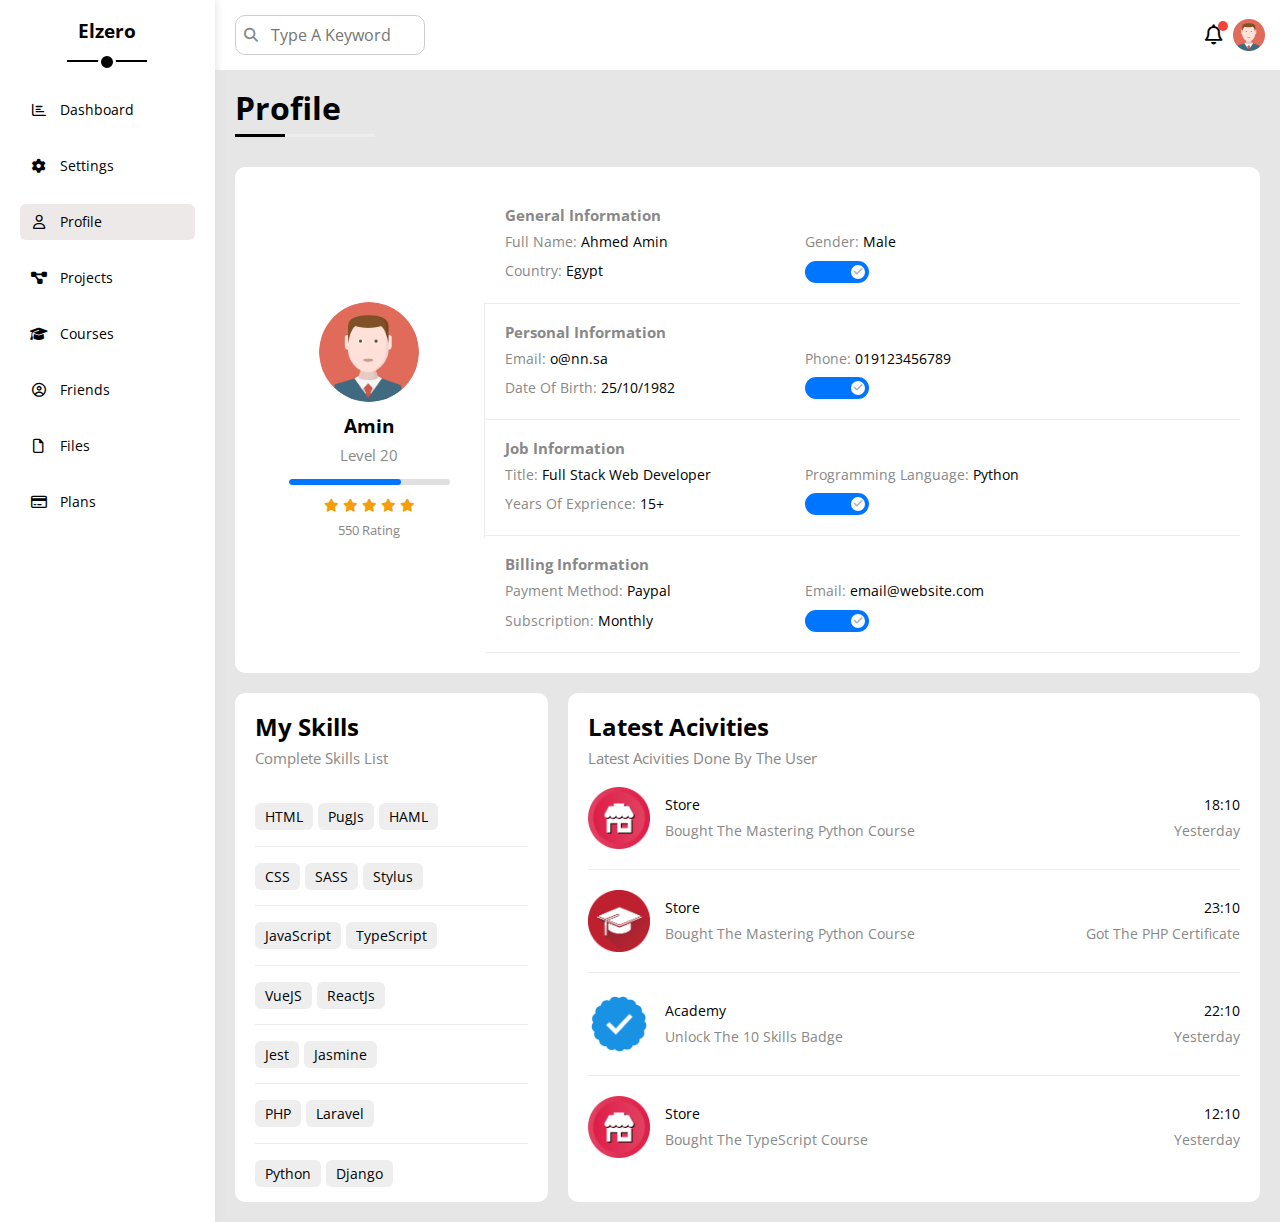
<file: profile.html>
<!DOCTYPE html>
<html lang="en">

<head>
    <meta charset="UTF-8">
    <meta http-equiv="X-UA-Compatible" content="IE=edge">
    <meta name="viewport" content="width=device-width, initial-scale=1.0">
    <title>Elzero | Profile</title>
    <link rel="stylesheet" href="css/normalize.css">
    <link rel="stylesheet" href="css/all.min.css">
    <link rel="stylesheet" href="css/framework.css">
    <link rel="stylesheet" href="css/main.css">
    <link rel="preconnect" href="https://fonts.googleapis.com">
    <link rel="preconnect" href="https://fonts.gstatic.com" crossorigin>
    <link href="https://fonts.googleapis.com/css2?family=Open+Sans:wght@300;400;500;600;700;800&display=swap"
        rel="stylesheet">
</head>

<body>
    <div class="page d-flex">
        <div class="sidebar bg-white p-20 p-relative">
            <h3 class="p-relative txt-c mt-0">Elzero</h3>
            <ul>
                <li>
                    <a class="d-flex align-center fs-14 c-black rad-6 p-10" href="index.html">
                        <i class="fa-regular fa-chart-bar fa-fw"></i>
                        <span class="mobile-hidden">Dashboard</span>
                    </a>
                </li>
                <li>
                    <a class="d-flex align-center fs-14 c-black rad-6 p-10" href="settings.html">
                        <i class="fa-solid fa-gear fa-fw"></i>
                        <span class="mobile-hidden">Settings</span>
                    </a>
                </li>
                <li>
                    <a class="active d-flex align-center fs-14 c-black rad-6 p-10" href="profile.html">
                        <i class="fa-regular fa-user fa-fw"></i>
                        <span class="mobile-hidden">Profile</span>
                    </a>
                </li>
                <li>
                    <a class="d-flex align-center fs-14 c-black rad-6 p-10" href="projects.html">
                        <i class="fa-solid fa-diagram-project fa-fw"></i>
                        <span class="mobile-hidden">Projects</span>
                    </a>
                </li>
                <li>
                    <a class="d-flex align-center fs-14 c-black rad-6 p-10" href="courses.html">
                        <i class="fa-solid fa-graduation-cap fa-fw"></i>
                        <span class="mobile-hidden">Courses</span>
                    </a>
                </li>
                <li>
                    <a class="d-flex align-center fs-14 c-black rad-6 p-10" href="friends.html">
                        <i class="fa-regular fa-circle-user fa-fw"></i>
                        <span class="mobile-hidden">Friends</span>
                    </a>
                </li>
                <li>
                    <a class="d-flex align-center fs-14 c-black rad-6 p-10" href="files.html">
                        <i class="fa-regular fa-file fa-fw"></i>
                        <span class="mobile-hidden">Files</span>
                    </a>
                </li>
                <li>
                    <a class="d-flex align-center fs-14 c-black rad-6 p-10" href="plans.html">
                        <i class="fa-regular fa-credit-card fa-fw"></i>
                        <span class="mobile-hidden">Plans</span>
                    </a>
                </li>
            </ul>
        </div>
        <div class="content w-full">
            <div class="head bg-white between-flex p-15">
                <div class="search p-relative">
                    <input class="p-10 rad-10 b1-ccc" type="search" placeholder="Type A Keyword">
                </div>
                <div class="icons d-flex align-center">
                    <span class="noti mr-10 p-relative">
                        <i class="fa-regular fa-bell fa-lg"></i>
                    </span>
                    <img src="imgs/avatar.png" alt="">
                </div>
            </div>
            <h1 class="p-relative">Profile</h1>
            <div class="profile-page m-20">
                <div class="overview bg-white p-20 rad-10 d-flex align-center">
                    <div class="avatar-box txt-c">
                        <img class="mb-10 rad-half w-100" src="imgs/avatar.png" alt="">
                        <h3 class="m-0">Amin</h3>
                        <p class="mt-10 c-grey fs-15">Level 20</p>
                        <div class="level rad-6 p-relative">
                            <span style="width: 70%"></span>
                        </div>
                        <div class="rating mb-10 mt-10">
                            <i class="fa-solid fa-star c-orange fs-13"></i>
                            <i class="fa-solid fa-star c-orange fs-13"></i>
                            <i class="fa-solid fa-star c-orange fs-13"></i>
                            <i class="fa-solid fa-star c-orange fs-13"></i>
                            <i class="fa-solid fa-star c-orange fs-13"></i>
                        </div>
                        <p class="c-grey fs-13 m-0">550 Rating</p>
                    </div>
                    <div class="info-box w-full txt-c-mobile">
                        <div class="box p-20 d-flex align-center fs-14">
                            <h4 class="c-grey m-0 w-full fs-15">General Information</h4>
                            <div>
                                <span class="c-grey">Full Name: </span>
                                <span>Ahmed Amin</span>
                            </div>
                            <div>
                                <span class="c-grey">Gender: </span>
                                <span>Male</span>
                            </div>
                            <div>
                                <span class="c-grey">Country: </span>
                                <span>Egypt</span>
                            </div>
                            <div>
                                <label>
                                    <input class="toggle-checkbox" type="checkbox" checked>
                                    <div class="toggle-switch"></div>
                                </label>
                            </div>
                        </div>
                        <div class="box p-20 d-flex align-center fs-14">
                            <h4 class="c-grey m-0 w-full fs-15">Personal Information</h4>
                            <div>
                                <span class="c-grey">Email: </span>
                                <span>o@nn.sa</span>
                            </div>
                            <div>
                                <span class="c-grey">Phone: </span>
                                <span>019123456789</span>
                            </div>
                            <div>
                                <span class="c-grey">Date Of Birth: </span>
                                <span>25/10/1982</span>
                            </div>
                            <div>
                                <label>
                                    <input class="toggle-checkbox" type="checkbox" checked>
                                    <div class="toggle-switch"></div>
                                </label>
                            </div>
                        </div>
                        <div class="box p-20 d-flex align-center fs-14">
                            <h4 class="c-grey m-0 w-full fs-15">Job Information</h4>
                            <div>
                                <span class="c-grey">Title: </span>
                                <span>Full Stack Web Developer</span>
                            </div>
                            <div>
                                <span class="c-grey">Programming Language: </span>
                                <span>Python</span>
                            </div>
                            <div>
                                <span class="c-grey">Years Of Exprience: </span>
                                <span>15+</span>
                            </div>
                            <div>
                                <label>
                                    <input class="toggle-checkbox" type="checkbox" checked>
                                    <div class="toggle-switch"></div>
                                </label>
                            </div>
                        </div>
                        <div class="box p-20 d-flex align-center fs-14">
                            <h4 class="c-grey m-0 w-full fs-15">Billing Information</h4>
                            <div>
                                <span class="c-grey">Payment Method: </span>
                                <span>Paypal</span>
                            </div>
                            <div>
                                <span class="c-grey">Email: </span>
                                <span>email@website.com</span>
                            </div>
                            <div>
                                <span class="c-grey">Subscription: </span>
                                <span>Monthly</span>
                            </div>
                            <div>
                                <label>
                                    <input class="toggle-checkbox" type="checkbox" checked>
                                    <div class="toggle-switch"></div>
                                </label>
                            </div>
                        </div>
                    </div>
                </div>
                <div class="other-data d-flex gap-20 mt-20">
                    <div class="skills-card p-20 rad-10 bg-white">
                        <h2 class="mt-0 mb-10">My Skills</h2>
                        <p class="mt-0 mb-20 c-grey fs-15">Complete Skills List</p>
                        <ul class="m-0 txt-c-mobile">
                            <li><span>HTML</span><span>PugJs</span><span>HAML</span></li>
                            <li><span>CSS</span><span>SASS</span><span>Stylus</span></li>
                            <li><span>JavaScript</span><span>TypeScript</span></li>
                            <li><span>VueJS</span><span>ReactJs</span></li>
                            <li><span>Jest</span><span>Jasmine</span></li>
                            <li><span>PHP</span><span>Laravel</span></li>
                            <li><span>Python</span><span>Django</span></li>
                        </ul>
                    </div>
                    <div class="actvs p-20 rad-10 bg-white">
                        <h2 class="mt-0 mb-10">Latest Acivities</h2>
                        <p class="mt-0 mb-20 c-grey fs-15">Latest Acivities Done By The User</p>
                        <div class="activity d-flex align-center txt-c-mobile mb-20">
                            <img src="imgs/activity-01.png" alt="">
                            <div class="info fs-14">
                                <span class="d-block mb-10 mt-0">Store</span>
                                <span class="mt-0 c-grey">Bought The Mastering Python Course</span>
                            </div>
                            <div class="date fs-14">
                                <span class="d-block mt-0 mb-10">18:10</span>
                                <span class="c-grey mt-0">Yesterday</span>
                            </div>
                        </div>
                        <div class="activity d-flex align-center txt-c-mobile mb-20">
                            <img src="imgs/activity-02.png" alt="">
                            <div class="info fs-14">
                                <span class="d-block mb-10 mt-0">Store</span>
                                <span class="mt-0 c-grey">Bought The Mastering Python Course</span>
                            </div>
                            <div class="date fs-14">
                                <span class="d-block mt-0 mb-10">23:10</span>
                                <span class="c-grey mt-0">Got The PHP Certificate</span>
                            </div>
                        </div>
                        <div class="activity d-flex align-center txt-c-mobile mb-20">
                            <img src="imgs/activity-03.png" alt="">
                            <div class="info fs-14">
                                <span class="d-block mb-10 mt-0">Academy</span>
                                <span class="mt-0 c-grey">Unlock The 10 Skills Badge</span>
                            </div>
                            <div class="date fs-14">
                                <span class="d-block mt-0 mb-10">22:10</span>
                                <span class="c-grey mt-0">Yesterday</span>
                            </div>
                        </div>
                        <div class="activity d-flex align-center txt-c-mobile">
                            <img src="imgs/activity-01.png" alt="">
                            <div class="info fs-14">
                                <span class="d-block mb-10 mt-0">Store</span>
                                <span class="mt-0 c-grey">Bought The TypeScript Course</span>
                            </div>
                            <div class="date fs-14">
                                <span class="d-block mt-0 mb-10">12:10</span>
                                <span class="c-grey mt-0">Yesterday</span>
                            </div>
                        </div>
                    </div>
                </div>
            </div>
        </div>
    </div>
</body>

</html>
</file>
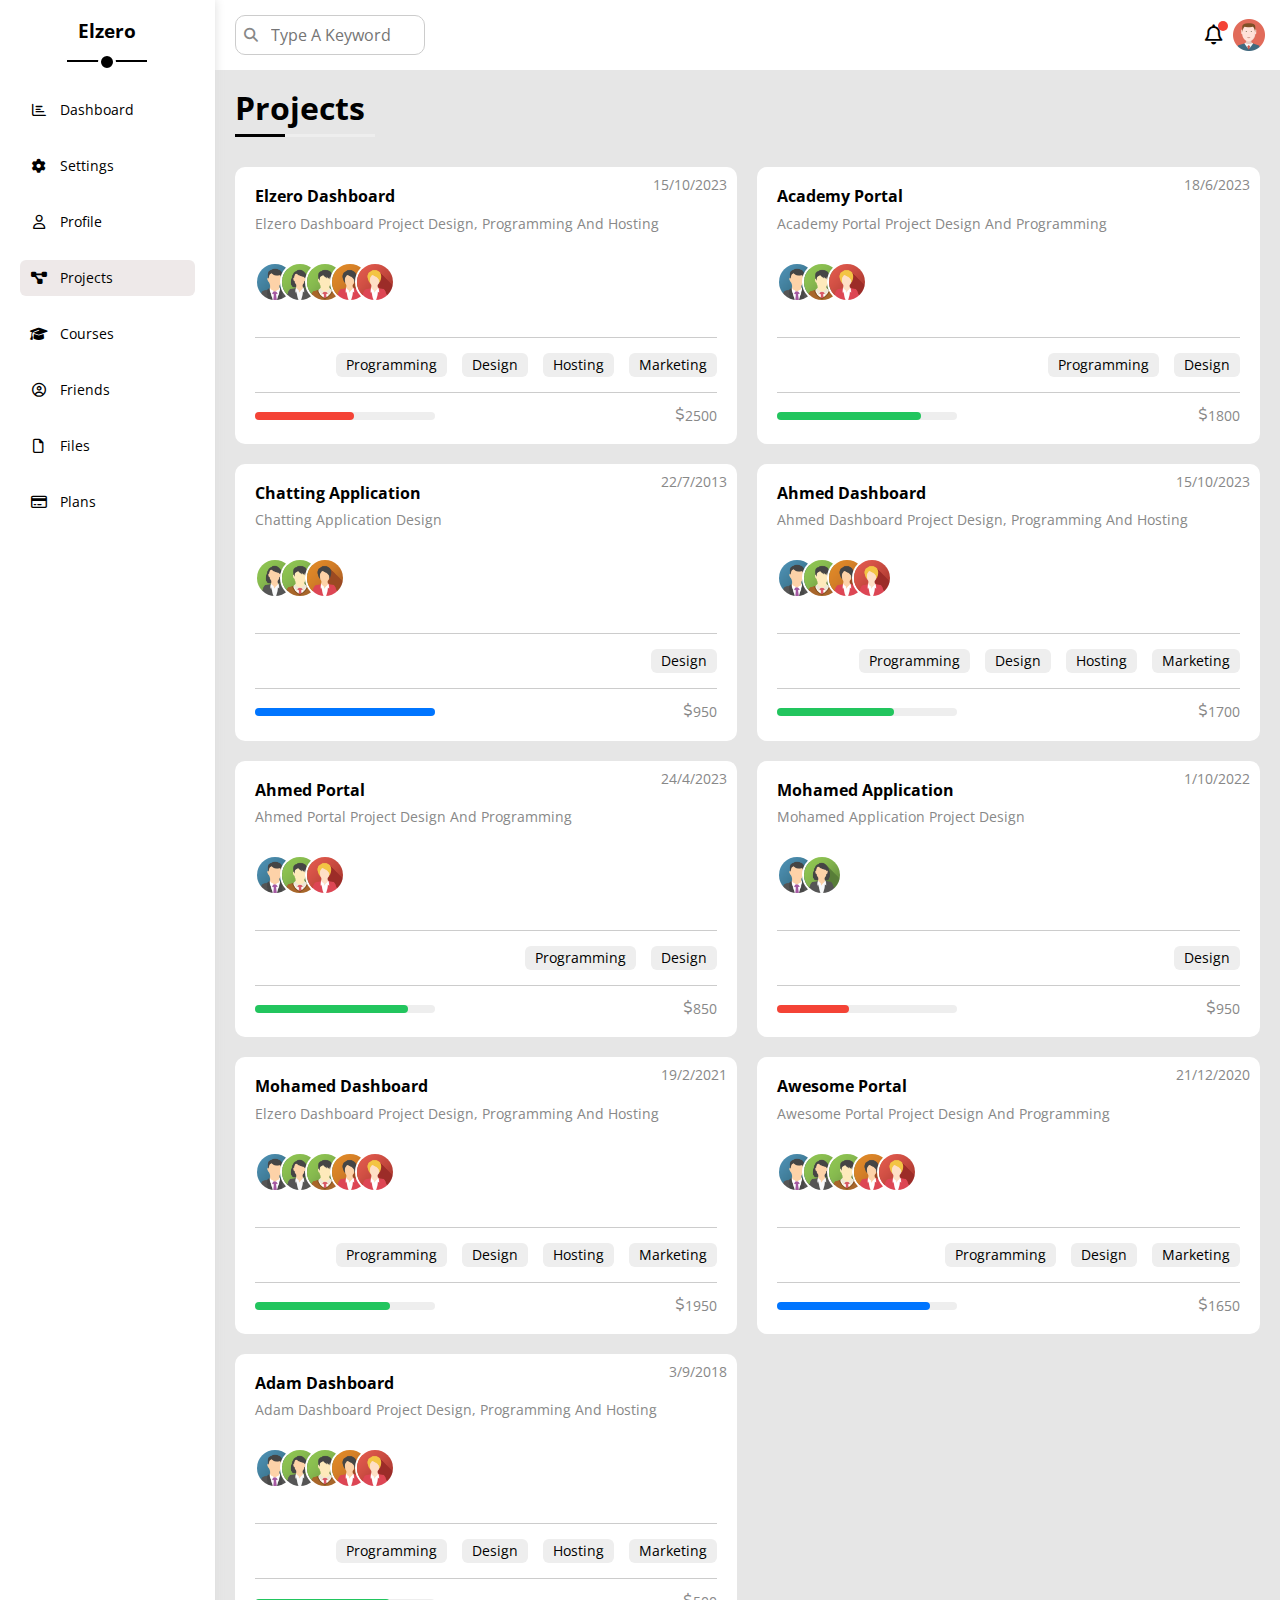
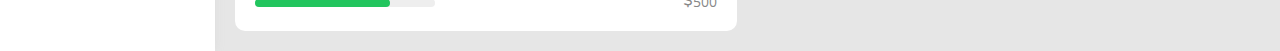
<file: projects.html>
<!DOCTYPE html>
<html lang="en">

<head>
    <meta charset="UTF-8">
    <meta http-equiv="X-UA-Compatible" content="IE=edge">
    <meta name="viewport" content="width=device-width, initial-scale=1.0">
    <title>Elzero | Profile</title>
    <link rel="stylesheet" href="css/normalize.css">
    <link rel="stylesheet" href="css/all.min.css">
    <link rel="stylesheet" href="css/framework.css">
    <link rel="stylesheet" href="css/main.css">
    <link rel="preconnect" href="https://fonts.googleapis.com">
    <link rel="preconnect" href="https://fonts.gstatic.com" crossorigin>
    <link href="https://fonts.googleapis.com/css2?family=Open+Sans:wght@300;400;500;600;700;800&display=swap"
        rel="stylesheet">
</head>

<body>
    <div class="page d-flex">
        <div class="sidebar bg-white p-20 p-relative">
            <h3 class="p-relative txt-c mt-0">Elzero</h3>
            <ul>
                <li>
                    <a class="d-flex align-center fs-14 c-black rad-6 p-10" href="index.html">
                        <i class="fa-regular fa-chart-bar fa-fw"></i>
                        <span class="mobile-hidden">Dashboard</span>
                    </a>
                </li>
                <li>
                    <a class="d-flex align-center fs-14 c-black rad-6 p-10" href="settings.html">
                        <i class="fa-solid fa-gear fa-fw"></i>
                        <span class="mobile-hidden">Settings</span>
                    </a>
                </li>
                <li>
                    <a class="d-flex align-center fs-14 c-black rad-6 p-10" href="profile.html">
                        <i class="fa-regular fa-user fa-fw"></i>
                        <span class="mobile-hidden">Profile</span>
                    </a>
                </li>
                <li>
                    <a class="active d-flex align-center fs-14 c-black rad-6 p-10" href="projects.html">
                        <i class="fa-solid fa-diagram-project fa-fw"></i>
                        <span class="mobile-hidden">Projects</span>
                    </a>
                </li>
                <li>
                    <a class="d-flex align-center fs-14 c-black rad-6 p-10" href="courses.html">
                        <i class="fa-solid fa-graduation-cap fa-fw"></i>
                        <span class="mobile-hidden">Courses</span>
                    </a>
                </li>
                <li>
                    <a class="d-flex align-center fs-14 c-black rad-6 p-10" href="friends.html">
                        <i class="fa-regular fa-circle-user fa-fw"></i>
                        <span class="mobile-hidden">Friends</span>
                    </a>
                </li>
                <li>
                    <a class="d-flex align-center fs-14 c-black rad-6 p-10" href="files.html">
                        <i class="fa-regular fa-file fa-fw"></i>
                        <span class="mobile-hidden">Files</span>
                    </a>
                </li>
                <li>
                    <a class="d-flex align-center fs-14 c-black rad-6 p-10" href="plans.html">
                        <i class="fa-regular fa-credit-card fa-fw"></i>
                        <span class="mobile-hidden">Plans</span>
                    </a>
                </li>
            </ul>
        </div>
        <div class="content w-full">
            <div class="head bg-white between-flex p-15">
                <div class="search p-relative">
                    <input class="p-10 rad-10 b1-ccc" type="search" placeholder="Type A Keyword">
                </div>
                <div class="icons d-flex align-center">
                    <span class="noti mr-10 p-relative">
                        <i class="fa-regular fa-bell fa-lg"></i>
                    </span>
                    <img src="imgs/avatar.png" alt="">
                </div>
            </div>
            <h1 class="p-relative">Projects</h1>
            <div class="projects-page d-grid gap-20 m-20">
                <div class="project p-20 bg-white rad-10 p-relative">
                    <span class="date fs-14 c-grey">15/10/2023</span>
                    <h4 class="mt-0 mb-10">Elzero Dashboard</h4>
                    <p class="fs-14 c-grey mt-0 mb-10">Elzero Dashboard Project Design, Programming And Hosting</p>
                    <div class="team">
                        <a href="#"><img src="imgs/team-01.png" alt=""></a>
                        <a href="#"><img src="imgs/team-02.png" alt=""></a>
                        <a href="#"><img src="imgs/team-03.png" alt=""></a>
                        <a href="#"><img src="imgs/team-04.png" alt=""></a>
                        <a href="#"><img src="imgs/team-05.png" alt=""></a>
                    </div>
                    <div class="do d-flex">
                        <span class="btn-shape bg-eee fs-14">Programming</span>
                        <span class="btn-shape bg-eee fs-14">Design</span>
                        <span class="btn-shape bg-eee fs-14">Hosting</span>
                        <span class="btn-shape bg-eee fs-14">Marketing</span>
                    </div>
                    <div class="info between-flex">
                        <div class="prog bg-eee rad-10 p-relative">
                            <span class="bg-red rad-10" style="width: 55%"></span>
                        </div>
                        <div class="price d-flex c-grey fs-14">
                            <i class="fa-regular fa-dollar-sign"></i>
                            2500
                        </div>
                    </div>
                </div>
                <div class="project p-20 bg-white rad-10 p-relative">
                    <span class="date fs-14 c-grey">18/6/2023</span>
                    <h4 class="mt-0 mb-10">Academy Portal</h4>
                    <p class="fs-14 c-grey mt-0 mb-10">Academy Portal Project Design And Programming</p>
                    <div class="team">
                        <a href="#"><img src="imgs/team-01.png" alt=""></a>
                        <a href="#"><img src="imgs/team-03.png" alt=""></a>
                        <a href="#"><img src="imgs/team-05.png" alt=""></a>
                    </div>
                    <div class="do d-flex">
                        <span class="btn-shape bg-eee fs-14">Programming</span>
                        <span class="btn-shape bg-eee fs-14">Design</span>
                    </div>
                    <div class="info between-flex">
                        <div class="prog bg-eee rad-10 p-relative">
                            <span class="bg-green rad-10" style="width: 80%"></span>
                        </div>
                        <div class="price d-flex c-grey fs-14">
                            <i class="fa-regular fa-dollar-sign"></i>
                            1800
                        </div>
                    </div>
                </div>
                <div class="project p-20 bg-white rad-10 p-relative">
                    <span class="date fs-14 c-grey">22/7/2013</span>
                    <h4 class="mt-0 mb-10">Chatting Application</h4>
                    <p class="fs-14 c-grey mt-0 mb-10">Chatting Application Design</p>
                    <div class="team">
                        <a href="#"><img src="imgs/team-02.png" alt=""></a>
                        <a href="#"><img src="imgs/team-03.png" alt=""></a>
                        <a href="#"><img src="imgs/team-04.png" alt=""></a>
                    </div>
                    <div class="do d-flex">
                        <span class="btn-shape bg-eee fs-14">Design</span>
                    </div>
                    <div class="info between-flex">
                        <div class="prog bg-eee rad-10 p-relative">
                            <span class="bg-blue rad-10" style="width: 100%"></span>
                        </div>
                        <div class="price d-flex c-grey fs-14">
                            <i class="fa-regular fa-dollar-sign"></i>
                            950
                        </div>
                    </div>
                </div>
                <div class="project p-20 bg-white rad-10 p-relative">
                    <span class="date fs-14 c-grey">15/10/2023</span>
                    <h4 class="mt-0 mb-10">Ahmed Dashboard</h4>
                    <p class="fs-14 c-grey mt-0 mb-10">Ahmed Dashboard Project Design, Programming And Hosting</p>
                    <div class="team">
                        <a href="#"><img src="imgs/team-01.png" alt=""></a>
                        <a href="#"><img src="imgs/team-03.png" alt=""></a>
                        <a href="#"><img src="imgs/team-04.png" alt=""></a>
                        <a href="#"><img src="imgs/team-05.png" alt=""></a>
                    </div>
                    <div class="do d-flex">
                        <span class="btn-shape bg-eee fs-14">Programming</span>
                        <span class="btn-shape bg-eee fs-14">Design</span>
                        <span class="btn-shape bg-eee fs-14">Hosting</span>
                        <span class="btn-shape bg-eee fs-14">Marketing</span>
                    </div>
                    <div class="info between-flex">
                        <div class="prog bg-eee rad-10 p-relative">
                            <span class="bg-green rad-10" style="width: 65%"></span>
                        </div>
                        <div class="price d-flex c-grey fs-14">
                            <i class="fa-regular fa-dollar-sign"></i>
                            1700
                        </div>
                    </div>
                </div>
                <div class="project p-20 bg-white rad-10 p-relative">
                    <span class="date fs-14 c-grey">24/4/2023</span>
                    <h4 class="mt-0 mb-10">Ahmed Portal</h4>
                    <p class="fs-14 c-grey mt-0 mb-10">Ahmed Portal Project Design And Programming</p>
                    <div class="team">
                        <a href="#"><img src="imgs/team-01.png" alt=""></a>
                        <a href="#"><img src="imgs/team-03.png" alt=""></a>
                        <a href="#"><img src="imgs/team-05.png" alt=""></a>
                    </div>
                    <div class="do d-flex">
                        <span class="btn-shape bg-eee fs-14">Programming</span>
                        <span class="btn-shape bg-eee fs-14">Design</span>
                    </div>
                    <div class="info between-flex">
                        <div class="prog bg-eee rad-10 p-relative">
                            <span class="bg-green rad-10" style="width: 85%"></span>
                        </div>
                        <div class="price d-flex c-grey fs-14">
                            <i class="fa-regular fa-dollar-sign"></i>
                            850
                        </div>
                    </div>
                </div>
                <div class="project p-20 bg-white rad-10 p-relative">
                    <span class="date fs-14 c-grey">1/10/2022</span>
                    <h4 class="mt-0 mb-10">Mohamed Application</h4>
                    <p class="fs-14 c-grey mt-0 mb-10">Mohamed Application Project Design</p>
                    <div class="team">
                        <a href="#"><img src="imgs/team-01.png" alt=""></a>
                        <a href="#"><img src="imgs/team-02.png" alt=""></a>
                    </div>
                    <div class="do d-flex">
                        <span class="btn-shape bg-eee fs-14">Design</span>
                    </div>
                    <div class="info between-flex">
                        <div class="prog bg-eee rad-10 p-relative">
                            <span class="bg-red rad-10" style="width: 40%"></span>
                        </div>
                        <div class="price d-flex c-grey fs-14">
                            <i class="fa-regular fa-dollar-sign"></i>
                            950
                        </div>
                    </div>
                </div>
                <div class="project p-20 bg-white rad-10 p-relative">
                    <span class="date fs-14 c-grey">19/2/2021</span>
                    <h4 class="mt-0 mb-10">Mohamed Dashboard</h4>
                    <p class="fs-14 c-grey mt-0 mb-10">Elzero Dashboard Project Design, Programming And Hosting</p>
                    <div class="team">
                        <a href="#"><img src="imgs/team-01.png" alt=""></a>
                        <a href="#"><img src="imgs/team-02.png" alt=""></a>
                        <a href="#"><img src="imgs/team-03.png" alt=""></a>
                        <a href="#"><img src="imgs/team-04.png" alt=""></a>
                        <a href="#"><img src="imgs/team-05.png" alt=""></a>
                    </div>
                    <div class="do d-flex">
                        <span class="btn-shape bg-eee fs-14">Programming</span>
                        <span class="btn-shape bg-eee fs-14">Design</span>
                        <span class="btn-shape bg-eee fs-14">Hosting</span>
                        <span class="btn-shape bg-eee fs-14">Marketing</span>
                    </div>
                    <div class="info between-flex">
                        <div class="prog bg-eee rad-10 p-relative">
                            <span class="bg-green rad-10" style="width: 75%"></span>
                        </div>
                        <div class="price d-flex c-grey fs-14">
                            <i class="fa-regular fa-dollar-sign"></i>
                            1950
                        </div>
                    </div>
                </div>
                <div class="project p-20 bg-white rad-10 p-relative">
                    <span class="date fs-14 c-grey">21/12/2020</span>
                    <h4 class="mt-0 mb-10">Awesome Portal</h4>
                    <p class="fs-14 c-grey mt-0 mb-10">Awesome Portal Project Design And Programming</p>
                    <div class="team">
                        <a href="#"><img src="imgs/team-01.png" alt=""></a>
                        <a href="#"><img src="imgs/team-02.png" alt=""></a>
                        <a href="#"><img src="imgs/team-03.png" alt=""></a>
                        <a href="#"><img src="imgs/team-04.png" alt=""></a>
                        <a href="#"><img src="imgs/team-05.png" alt=""></a>
                    </div>
                    <div class="do d-flex">
                        <span class="btn-shape bg-eee fs-14">Programming</span>
                        <span class="btn-shape bg-eee fs-14">Design</span>
                        <span class="btn-shape bg-eee fs-14">Marketing</span>
                    </div>
                    <div class="info between-flex">
                        <div class="prog bg-eee rad-10 p-relative">
                            <span class="bg-blue rad-10" style="width: 85%"></span>
                        </div>
                        <div class="price d-flex c-grey fs-14">
                            <i class="fa-regular fa-dollar-sign"></i>
                            1650
                        </div>
                    </div>
                </div>
                <div class="project p-20 bg-white rad-10 p-relative">
                    <span class="date fs-14 c-grey">3/9/2018</span>
                    <h4 class="mt-0 mb-10">Adam Dashboard</h4>
                    <p class="fs-14 c-grey mt-0 mb-10">Adam Dashboard Project Design, Programming And Hosting</p>
                    <div class="team">
                        <a href="#"><img src="imgs/team-01.png" alt=""></a>
                        <a href="#"><img src="imgs/team-02.png" alt=""></a>
                        <a href="#"><img src="imgs/team-03.png" alt=""></a>
                        <a href="#"><img src="imgs/team-04.png" alt=""></a>
                        <a href="#"><img src="imgs/team-05.png" alt=""></a>
                    </div>
                    <div class="do d-flex">
                        <span class="btn-shape bg-eee fs-14">Programming</span>
                        <span class="btn-shape bg-eee fs-14">Design</span>
                        <span class="btn-shape bg-eee fs-14">Hosting</span>
                        <span class="btn-shape bg-eee fs-14">Marketing</span>
                    </div>
                    <div class="info between-flex">
                        <div class="prog bg-eee rad-10 p-relative">
                            <span class="bg-green rad-10" style="width: 75%"></span>
                        </div>
                        <div class="price d-flex c-grey fs-14">
                            <i class="fa-regular fa-dollar-sign"></i>
                            500
                        </div>
                    </div>
                </div>
            </div>
        </div>
    </div>
</body>

</html>
</file>
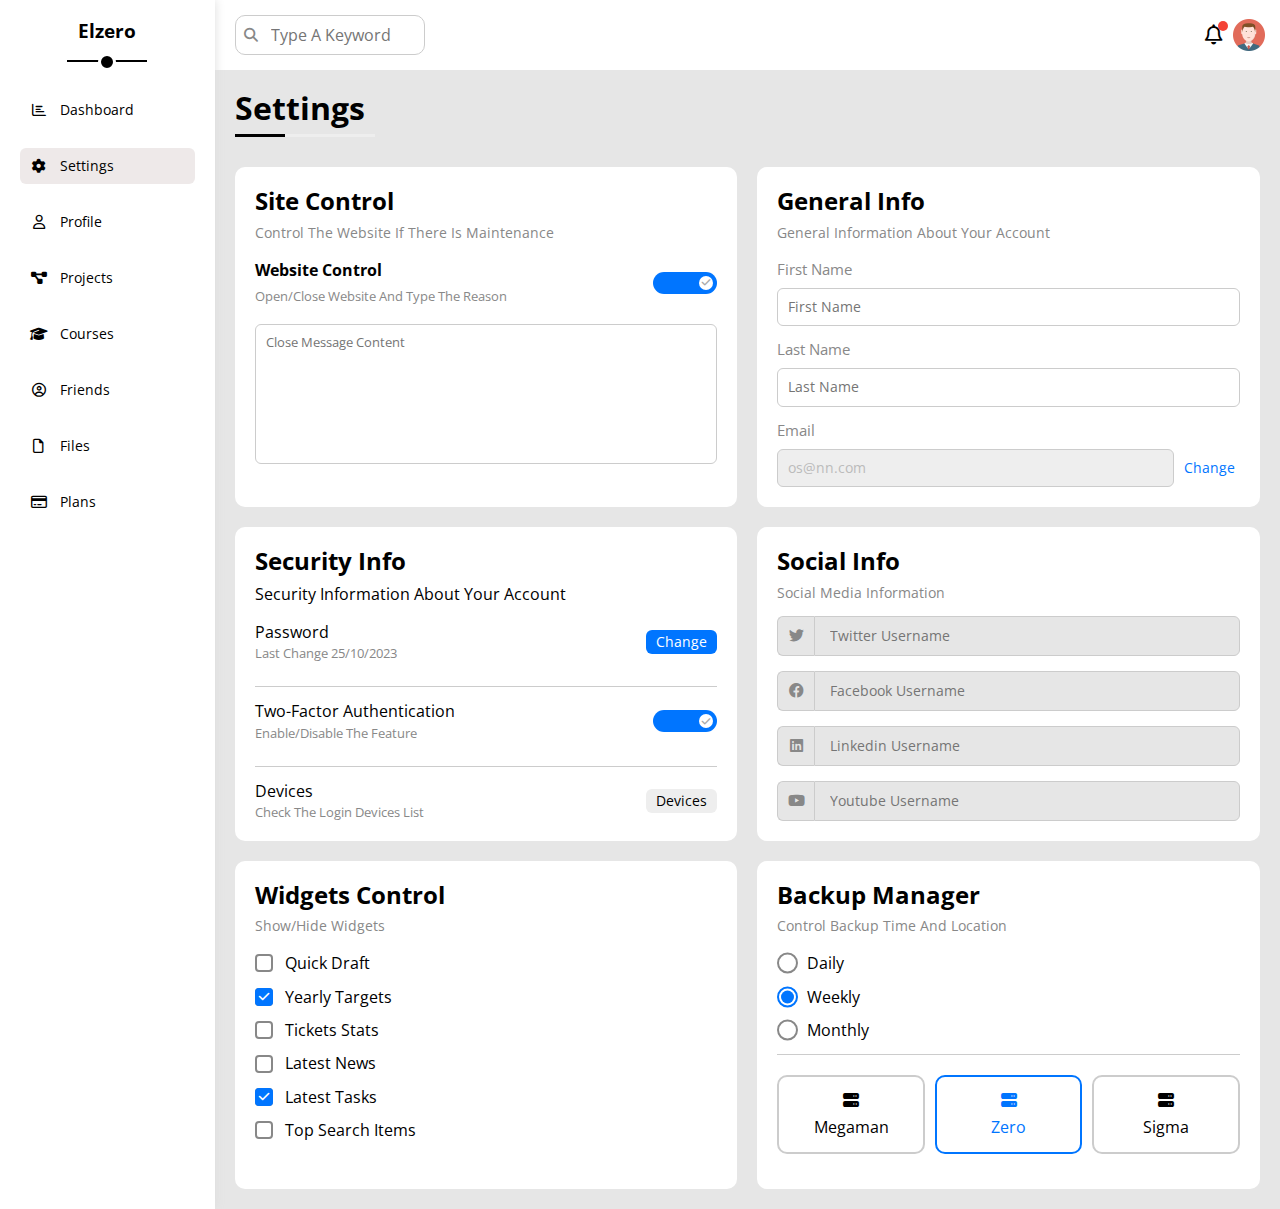
<file: settings.html>
<!DOCTYPE html>
<html lang="en">

<head>
    <meta charset="UTF-8">
    <meta http-equiv="X-UA-Compatible" content="IE=edge">
    <meta name="viewport" content="width=device-width, initial-scale=1.0">
    <title>Elzero | Settings</title>
    <link rel="stylesheet" href="css/normalize.css">
    <link rel="stylesheet" href="css/all.min.css">
    <link rel="stylesheet" href="css/framework.css">
    <link rel="stylesheet" href="css/main.css">
    <link rel="preconnect" href="https://fonts.googleapis.com">
    <link rel="preconnect" href="https://fonts.gstatic.com" crossorigin>
    <link href="https://fonts.googleapis.com/css2?family=Open+Sans:wght@300;400;500;600;700;800&display=swap"
        rel="stylesheet">
</head>
<body>
<div class="page d-flex">
    <div class="sidebar bg-white p-20 p-relative">
        <h3 class="p-relative txt-c mt-0">Elzero</h3>
        <ul>
            <li>
                <a class="d-flex align-center fs-14 c-black rad-6 p-10" href="index.html">
                    <i class="fa-regular fa-chart-bar fa-fw"></i>
                    <span class="mobile-hidden">Dashboard</span>
                </a>
            </li>
            <li>
                <a class="active d-flex align-center fs-14 c-black rad-6 p-10" href="settings.html">
                    <i class="fa-solid fa-gear fa-fw"></i>
                    <span class="mobile-hidden">Settings</span>
                </a>
            </li>
            <li>
                <a class="d-flex align-center fs-14 c-black rad-6 p-10" href="profile.html">
                    <i class="fa-regular fa-user fa-fw"></i>
                    <span class="mobile-hidden">Profile</span>
                </a>
            </li>
            <li>
                <a class="d-flex align-center fs-14 c-black rad-6 p-10" href="projects.html">
                    <i class="fa-solid fa-diagram-project fa-fw"></i>
                    <span class="mobile-hidden">Projects</span>
                </a>
            </li>
            <li>
                <a class="d-flex align-center fs-14 c-black rad-6 p-10" href="courses.html">
                    <i class="fa-solid fa-graduation-cap fa-fw"></i>
                    <span class="mobile-hidden">Courses</span>
                </a>
            </li>
            <li>
                <a class="d-flex align-center fs-14 c-black rad-6 p-10" href="friends.html">
                    <i class="fa-regular fa-circle-user fa-fw"></i>
                    <span class="mobile-hidden">Friends</span>
                </a>
            </li>
            <li>
                <a class="d-flex align-center fs-14 c-black rad-6 p-10" href="files.html">
                    <i class="fa-regular fa-file fa-fw"></i>
                    <span class="mobile-hidden">Files</span>
                </a>
            </li>
            <li>
                <a class="d-flex align-center fs-14 c-black rad-6 p-10" href="plans.html">
                    <i class="fa-regular fa-credit-card fa-fw"></i>
                    <span class="mobile-hidden">Plans</span>
                </a>
            </li>
        </ul>
    </div>
    <div class="content w-full">
        <div class="head bg-white between-flex p-15">
            <div class="search p-relative">
                <input class="p-10 rad-10 b1-ccc" type="search" placeholder="Type A Keyword">
            </div>
            <div class="icons d-flex align-center">
                <span class="noti mr-10 p-relative">
                    <i class="fa-regular fa-bell fa-lg"></i>
                </span>
                <img src="imgs/avatar.png" alt="">
            </div>
        </div>
        <h1 class="p-relative">Settings</h1>
        <div class="settings-page d-grid gap-20 m-20">
            <div class="site-control p-20 rad-10 bg-white">
                <h2 class="mt-0 mb-10">Site Control</h2>
                <p class="fs-14 c-grey mt-0 mb-20">Control The Website If There Is Maintenance</p>
                <div class="between-flex mb-20">
                    <div>
                        <h4 class="mt-0 mb-10">Website Control</h4>
                        <p class="mt-0 mb-0 fs-13 c-grey mw-80-mobile">Open/Close Website And Type The Reason</p>
                    </div>
                    <div>
                        <label>
                            <input class="toggle-checkbox" type="checkbox" checked>
                            <div class="toggle-switch"></div>
                        </label>
                    </div>
                </div>
                <textarea class="close-message fs-13 c-grey w-full d-block" name="" placeholder="Close Message Content"></textarea>
            </div>
            <div class="info p-20 bg-white rad-10">
                <h2 class="mt-0 mb-10">General Info</h2>
                <p class="mt-0 mb-20 c-grey fs-14">General Information About Your Account</p>
                <div class="mb-15">
                    <label class="mb-10 d-block fs-15 c-grey" for="fisrt name">First Name</label>
                    <div>
                        <input class="d-block w-full b1-ccc b-none rad-6 p-10 fs-14" type="text" placeholder="First Name" id="first name">
                    </div>
                </div>
                <div class="mb-15">
                    <label class="mb-10 d-block fs-15 c-grey" for="last name">Last Name</label>
                    <div>
                        <input class="d-block w-full b1-ccc b-none rad-6 p-10 fs-14" type="text" placeholder="Last Name" id="last name">
                    </div>
                </div>
                <div>
                    <label class="mb-10 d-block fs-15 c-grey" for="email">Email</label>
                    <div class="between-flex">
                        <input class="d-block w-full b1-ccc b-none rad-6 p-10 fs-14 bg-eee c-bbb" type="email" value="os@nn.com" id="email" disabled>
                        <a class="c-blue p-5 ml-5 fs-14" href="#">Change</a>
                    </div>
                </div>
            </div>
            <div class="security p-20 bg-white rad-10">
                <h2 class="mt-0 mb-10">Security Info</h2>
                <p class="mt-0 mb-20">Security Information About Your Account</p>
                <div class="between-flex mb-15">
                    <div>
                        <p class="mt-0 mb-5">Password</p>
                        <span class="d-block fs-13 c-grey m-0">Last Change 25/10/2023</span>
                    </div>
                    <a class="btn-shape bg-blue c-white fs-14" href="#">Change</a>
                </div>
                <div class="between-flex mb-15">
                    <div>
                        <p class="mt-0 mb-5">Two-Factor Authentication</p>
                        <span class="d-block fs-13 c-grey m-0">Enable/Disable The Feature</span>
                    </div>
                    <div>
                        <label>
                            <input class="toggle-checkbox" type="checkbox" checked>
                            <div class="toggle-switch"></div>
                        </label>
                    </div>
                </div>
                <div class="between-flex">
                    <div>
                        <p class="mt-0 mb-5">Devices</p>
                        <span class="d-block fs-13 c-grey m-0">Check The Login Devices List</span>
                    </div>
                    <a class="btn-shape bg-eee fs-14 c-black" href="#">Devices</a>
                </div>
            </div>
            <div class="social-info p-20 bg-white rad-10">
                <h2 class="mt-0 mb-10">Social Info</h2>
                <p class="mt-0 mb-15 fs-14 c-grey">Social Media Information</p>
                <div class="info-row d-flex align-center rad-6 mb-15">
                    <i class="fa-brands fa-twitter fs-15 c-grey center-flex"></i>
                    <input class="fs-14 c-grey" type="text" placeholder="Twitter Username">
                </div>
                <div class="info-row d-flex align-center rad-6 mb-15">
                    <i class="fa-brands fa-facebook fs-15 c-grey center-flex"></i>
                    <input class="fs-14 c-grey" type="text" placeholder="Facebook Username">
                </div>
                <div class="info-row d-flex align-center rad-6 mb-15">
                    <i class="fa-brands fa-linkedin fs-15 c-grey center-flex"></i>
                    <input class="fs-14 c-grey" type="text" placeholder="Linkedin Username"/>                    
                </div>
                <div class="info-row d-flex align-center rad-6">
                    <i class="fa-brands fa-youtube fs-15 c-grey center-flex"></i>
                    <input class="fs-14 c-grey" type="text" placeholder="Youtube Username">                    
                </div>
            </div>
            <div class="widget-control p-20 bg-white rad-10">
                <h2 class="mb-10 mt-0">Widgets Control</h2>
                <p class="mt-0 mb-20 c-grey fs-14">Show/Hide Widgets</p>
                <div class="control d-flex align-center mb-15">
                    <input type="checkbox" id="one">
                    <label for="one">Quick Draft</label>
                </div>
                <div class="control d-flex align-center mb-15">
                    <input type="checkbox" id="two" checked>
                    <label for="two">Yearly Targets</label>
                </div>
                <div class="control d-flex align-center mb-15">
                    <input type="checkbox" id="three">
                    <label for="three">Tickets Stats</label>
                </div>
                <div class="control d-flex align-center mb-15">
                    <input type="checkbox" id="four">
                    <label for="four">Latest News</label>
                </div>
                <div class="control d-flex align-center mb-15">
                    <input type="checkbox" id="five" checked>
                    <label for="five">Latest Tasks</label>
                </div>
                <div class="control d-flex align-center mb-15">
                    <input type="checkbox" id="six">
                    <label for="six">Top Search Items</label>
                </div>
            </div>
            <div class="backup-control p-20 bg-white rad-10">
                <h2 class="mb-10 mt-0">Backup Manager</h2>
                <p class="mt-0 mb-20 c-grey fs-14">Control Backup Time And Location</p>
                <div class="date d-flex align-center mb-15">
                    <input type="radio" name="time" id="on">
                    <label for="on">Daily</label>
                </div>
                <div class="date d-flex align-center mb-15">
                    <input type="radio" name="time" id="tw" checked>
                    <label for="tw">Weekly</label>
                </div>
                <div class="date d-flex align-center mb-15">
                    <input type="radio" name="time" id="thre">
                    <label for="thre">Monthly</label>
                </div>
                <div class="servers d-flex align-center txt-c">
                    <input type="radio" name="servers" id="server-one">
                    <div class="server mb-15 rad-10 w-full">
                        <label class="d-block m-15" for="server-one">
                            <i class="fa-solid fa-server d-block mb-10"></i>
                            Megaman
                        </label>
                    </div>
                    <input type="radio" name="servers" id="server-two" checked>
                    <div class="server mb-15 rad-10 w-full">
                        <label class="d-block m-15" for="server-two">
                            <i class="fa-solid fa-server d-block mb-10"></i>
                            Zero
                        </label>
                    </div>
                    <input type="radio" name="servers" id="server-three">
                    <div class="server mb-15 rad-10 w-full">
                        <label class="d-block m-15" for="server-three">
                            <i class="fa-solid fa-server d-block mb-10"></i>
                            Sigma
                        </label>
                    </div>
                </div>
            </div>
        </div>
    </div>
</body>
</html>
</file>
<file: css/framework.css>
:root {
    --blue-color: #0075ff;
    --blue-alt-color: #ed69d5;
    --orange-color: #f59e0b;
    --green-color: #22c55e;
    --red-color: #f44336;
    --grey-color: #888;
}
/* Start Box */
.d-block {
    display: block;
}
@media (max-width: 767px) {
    .b-mobile {
        display: block;        
    }
}
.d-flex {
    display: flex;
}
.align-center {
    align-items: center;
}
.justify-center {
    justify-content: center;
}
.space-between {
    justify-content: space-between;
}
.f-wrap {
    flex-wrap: wrap;
}
.f-grow {
    flex-grow: 1;
}
.d-grid {
    display: grid;
}
.gap-20 {
    gap: 20px;
}
@media (max-width: 767px) {
    .block-mobile {
        display: block;
    }
    .mobile-hidden {
        display: none;
    }
}
/* End Box */
/* Start Colors */
.bg-white {
    background-color: white;
}
.bg-eee {
    background-color: #eee;
}
.bg-blue {
    background-color: var(--blue-color);
}
.bg-orange {
    background-color: var(--orange-color);
}
.bg-green {
    background-color: var(--green-color);
}
.bg-red {
    background-color: var(--red-color);
}
.c-black {
    color: black;
}
.c-white {
    color: white;
}
.c-grey {
    color: var(--grey-color);
}
.c-blue {
    color: var(--blue-color);
}
.c-orange {
    color: var(--orange-color);
}
.c-green {
    color: var(--green-color);
}
.c-red {
    color: var(--red-color);
}
.c-bbb {
    color: #bbb;
}
/* End Colors */
/* Start padding And Margin */
.p-5 {
    padding: 5px;
}
.p-10 {
    padding: 10px;
}
.p-15 {
    padding: 15px;
}
.p-20 {
    padding: 20px;
}
.pt-5 {
    padding-top: 5px;
}
.pt-10 {
    padding-top: 10px;
}
.pt-15 {
    padding-top: 15px;
}
.pt-20 {
    padding-top: 20px;
}
.pr-15 {
    padding-right: 15px;
}
.pb-5 {
    padding-bottom: 5px;
}
.pb-10 {
    padding-bottom: 10px;
}
.pb-15 {
    padding-bottom: 15px;
}
.pb-20 {
    padding-bottom: 20px;
}
.pl-15 {
    padding-left: 15px;
}
.m-0 {
    margin: 0;
}
.m-15 {
    margin: 15px;
}
.m-20 {
    margin: 20px;
}
.mt-0 {
    margin-top: 0;
}
.mt-5 {
    margin-top: 5px;
}
.mt-10 {
    margin-top: 10px;
}
.mt-15 {
    margin-top: 15px;
}
.mt-20 {
    margin-top: 20px;
}
.mt-25 {
    margin-top: 25px;
}
.mr-10 {
    margin-right: 10px;
}
.mr-15 {
    margin-right: 15px;
}
.mb-0 {
    margin-bottom: 0;
}
.mb-5 {
    margin-bottom: 5px;
}
.mb-10 {
    margin-bottom: 10px;
}
.mb-15 {
    margin-bottom: 15px;
}
.mb-20 {
    margin-bottom: 20px;
}
.mb-25 {
    margin-bottom: 25px;
}
.ml-5 {
    margin-left: 5px;
}
.ml-15 {
    margin-left: 15px;
}
/* End padding And Margin */
/* Start Font */
.txt-c {
    text-align: center;
}
@media (max-width: 767px) {
    .txt-c-mobile {
        text-align: center;
    }
}
.txt-r {
    text-align: right;
}
.txt-l {
    text-align: left;
}
.fs-13 {
    font-size: 13px;
}
.fs-14 {
    font-size: 14px;
}
.fs-15 {
    font-size: 15px;
}
.fs-25 {
    font-size: 25px;
}
.fw-bold {
    font-weight: bold;
}
.fw-normal {
    font-weight: normal;
}
.line-h {
    line-height: 1.5;
}
/* End Font */
/* Start Border */
.b-none {
    border: none;
}
.rad-half {
    border-radius: 50%;
}
.rad-6 {
    border-radius: 6px;
}
.rad-10 {
    border-radius: 10px;
}
.b1-ccc {
    border: 1px solid #ccc;
}
.b1-eee {
    border: 1px solid #eee;
}
/* End Border */
/* Start Position */
.p-relative {
    position: relative;
}
.p-absolute {
    position: absolute;
}
/* End Position */
/* Start Dimensions */
.h-full {
    height: 100%;
}
.h-40 {
    height: 40px;
}
.h-50 {
    height: 50px;
}
.w-full {
    width: 100%;
}
.w-fit {
    width: fit-content;
}
.w-40 {
    width: 40px;
}
.w-50 {
    width: 50px;
}
.w-100 {
    width: 100px;
}
@media (max-width: 500px) {
    .mw-80-mobile {
        max-width: 80%;
    }
}
/* End Dimensions */
/* Start Components */
.between-flex {
    display: flex;
    align-items: center;
    justify-content: space-between;
}
.center-flex {
    display: flex;
    align-items: center;
    justify-content: center;
}
.btn-shape {
    padding: 4px 10px;
    border-radius: 6px;
    width: fit-content;
}
/* End Components */
</file>
<file: css/main.css>
/* Start Global Rules */
:root {
    --blue-color: #0075ff;
    --blue-alt-color: #0d69d5;
    --orange-color: #f59e0b;
    --green-color: #22c55e;
    --red-color: #f44336;
    --grey-color: #888;
}
* {
    box-sizing: border-box;
}
*:focus {
    outline: 0;
}
body {
    font-family: 'Open Sans', sans-serif;
    margin: 0;
}
::-webkit-scrollbar {
    width: 10px;
}
::-webkit-scrollbar-track {
    background-color: white;
}
::-webkit-scrollbar-thumb {
    background-color: var(--blue-color);
}
::-webkit-scrollbar-thumb:hover {
    background-color: var(--blue-alt-color);
}
textarea {
    resize: none;
}
ul {
    list-style: none;
    padding: 0;
}
a {
    text-decoration: none;
}
/* End Global Rules */
/* Start Components */
.toggle-checkbox {
    -webkit-appearance: none;
    appearance: none;
    display: none;
}
.toggle-switch {
    width: 64px;
    height: 22px;
    background-color: #ccc;
    border-radius: 16px;
    position: relative;
    transition: .3s;
    cursor: pointer;
}
@media (max-width: 767px) {
    .toggle-switch {
        margin: auto;
    }
}
.toggle-switch::before {
    font-family: var(--fa-style-family-classic);
    content: "\f00d";
    font-weight: 900;
    font-size: 10px;
    position: absolute;
    background-color: white;
    width: 14px;
    height: 14px;
    border-radius: 50%;
    display: flex;
    align-items: center;
    justify-content: center;
    top: 4px;
    left: 4px;
    color: #aaa;
    transition: .3s;
}
.toggle-checkbox:checked + .toggle-switch {
    background-color: var(--blue-color);
}
.toggle-checkbox:checked + .toggle-switch::before {
    content: "\f00c";
    left: 46px;
}
/* End Components */
/* Start Page */
.page {
    background-color: #e6e6e6;
    min-height: 100vh;
}
.sidebar {
    box-shadow: 0 0 10px #ddd;
    width: 250px;
}
.sidebar > h3 {
    margin-bottom: 50px;
}
@media (min-width: 768px) {
    .sidebar > h3::before,
    .sidebar > h3::after {
        content: "";
        position: absolute;
        left: 50%;
        background-color: black;
        transform: translateX(-50%);
    }
    .sidebar > h3::before {
        bottom: -20px;
        width: 80px;
        height: 2px;
    }
    .sidebar > h3::after {
        width: 12px;
        height: 12px;
        bottom: -29px;
        border-radius: 50%;
        border: 3px solid white;
    }
}
@media (max-width: 767px) {
    .sidebar {
        width: 62px;
        padding: 10px;
    }
    .sidebar > h3 {
        font-size: 16px;
        margin-bottom: 15px;
    } 
    .sidebar > h3::before,
    .sidebar > h3::after {
        display: none;
    }
}
.sidebar ul li a {
    margin-bottom: 20px;
    transition: .3s;
}
.sidebar ul li a:hover,
.sidebar ul li .active {
    background-color: #eee9e9;
}
.sidebar ul li a span {
    margin-left: 12px;
    font-size: 14px;
}
/* End Page */
/* Start Content H1 + Wrapper + Head */
.content {
    overflow: hidden;
}
.head .search::before {
    font-family: var(--fa-style-family-classic);
    content: "\f002";
    font-weight: 900;
    position: absolute;
    left: 14px;
    top: 50%;
    transform: translateY(-50%);
    color: var(--grey-color);
    font-size: 14px;
}
.head .search input {
    padding-left: 35px;
    margin-left: 5px;
    width: 190px;
    transition: .3s;
}
.head .search input:focus {
    width: 220px;
}
.head .search input::placeholder {
    transition: .3s;
}
.head .search input:focus::placeholder {
    opacity: 0;
}
.head .icons .noti::before {
    content: "";
    position: absolute;
    top: -5px;
    right: -5px;
    background-color: var(--red-color);
    width: 10px;
    height: 10px;
    border-radius: 50%;
}
.head .icons img {
    width: 32px;
    height: 32px;
}
.content h1 {
    margin: 20px 20px 40px;
}
.content h1::before,
.content h1::after {
    content: "";
    position: absolute;
    bottom: -10px;
    left: 0;
    height: 3px;
} 
.content h1::before {
    background-color: #eee;
    width: 140px;
}
.content h1::after {
    width: 50px;
    background-color: black;
}
.wrapper {
    grid-template-columns: repeat(auto-fill, minmax(450px, 1fr));
    margin-right: 20px;
    margin-left: 20px;
    margin-bottom: 20px;
}
@media (max-width: 767px) {
    .wrapper {
        grid-template-columns: minmax(200px, 1fr);
        margin-right: 10px;
        margin-left: 10px;
        gap: 10px;
    }
}
/* End Content H1 + Wrapper + Head */
/* Start Welcome Widget */
.welcome {
    overflow: hidden;
}
@media (max-width: 767px) {
    .welcome .intro {
        padding-bottom: 30px;
    }
}
.welcome .intro img {
    width: 200px;
    margin-bottom: -10px;
}
.welcome .avatar {
    width: 64px;
    height: 64px;
    border: 2px solid white;
    border-radius: 50%;
    padding: 3px;
    box-shadow: 0 0 5px #ddd;
    margin-left: 20px;
    margin-top: -25px;
} 
@media (max-width: 767px) {
    .welcome .avatar {
        margin-left: 0;
    }
}
.welcome .body {
    border-top: 1px solid #eee;
    border-bottom: 1px solid #eee;
}
.welcome .body > div {
    flex: 1;
}
@media (max-width: 767px) {
    .welcome .body > div:not(:last-child) {
        margin-bottom: 30px;
    }
}
.welcome .visit {
    margin: 0 15px 15px auto;
    transition: .3s;
}
.welcome .visit:hover {
    background-color: var(--blue-alt-color);
}
/* End Welcome Widget */
/* Start Qucik Draft */
.draft textarea {
    min-height: 180px;
}
.draft .save {
    margin-left: auto;
    transition: .3s;
    cursor: pointer;
}
.draft .save:hover {
    background-color: var(--blue-alt-color);
}
/* End Qucik Draft */
/* Start Targets */
.targets .target-row .icon {
    width: 80px;
    height: 80px;
    margin-right: 15px;
}
.targets .details {
    flex: 1;
}
.targets .details .progress {
    height: 4px;
}
.targets .details .progress > span {
    position: absolute;
    left: 0;
    top: 0;
    height: 100%;
}
.targets .details .progress > span span {
    position: absolute;
    right: -16px;
    bottom: 16px;
    padding: 2px 5px;
}
.targets .details .progress > span span::before {
    content: "";
    position: absolute;
    bottom: -10px;
    left: 50%;
    transform: translateX(-50%);
    border-color: transparent;
    border-style: solid;
    border-width: 5px;
}
.targets .details .progress > .blue span::before {
    border-top-color: var(--blue-alt-color);
}
.targets .details .progress > .orange span::before {
    border-top-color: var(--orange-alt-color);
}
.targets .details .progress > .green span::before {
    border-top-color: var(--green-alt-color);
}
.targets .blue .icon,
.targets .blue .progress {
    background-color: rgb(0 117 255 / 20%);
}
.targets .orange .icon,
.targets .orange .progress {
    background-color: rgb(245 158 11 / 20%);
}
.targets .green .icon,
.targets .green .progress {
    background-color: rgb(34 197 94 / 20%);
}
/* End Targets */
/* Start Tickets */
.tickets .box {
    width: calc(50% - 10px);
}
@media(max-width: 767px) {
    .tickets .box {
        width: 100%;
    }
}
/* End Tickets */
/* Start News */
.news .news-row:not(:last-of-type) {
    padding-bottom: 15px;
    border-bottom: 1px solid #eee;
}
@media (max-width: 767px) {
    .news .news-row {
        display: block;
    }
    .news .news-row .label {
        width: fit-content;
        margin: 15px auto;
    }
    .news .news-row img {
        margin-right: 0;
    }
}
/* End News */
/* Start Tasks */
.tasks .task-row:not(:last-of-type) {
    margin-bottom: 15px;
    padding-bottom: 15px;
    border-bottom: 1px solid #eee;
}
.tasks .done {
    opacity: .3;
}
.tasks .done h3,
.tasks .done p {
    text-decoration: line-through;
}
.tasks .task-row .delete {
    cursor: pointer;
    transition: .3s;
}
.tasks .task-row .delete:hover {
    color: var(--red-color);
}
.tasks .done .delete {
    cursor: no-drop;
}
/* End Tasks */
/* Start Uploads */
.uploads ul li:not(:last-child) {
    border-bottom: 1px solid #eee;
}
/* End Uploads */
/* Start Projects */
.projects ul::before {
    content: "";
    width: 2px;
    height: 97%;
    position: absolute;
    background-color: var(--blue-color);
    left: 11px;
}
.projects ul li::before {
    content: "";
    display: block;
    width: 20px;
    height: 20px;
    background-color: white;
    border: 2px solid white;
    outline: 2px solid var(--blue-color);
    border-radius: 50%;
    z-index: 1;
    margin-right: 15px;
}
.projects ul li.done::before {
    background-color: var(--blue-color);
}
.projects ul li.current::before {
    animation: change-color .8s infinite alternate;
}
.projects .icon {
    position: absolute;
    width: 170px;
    right: 0;
    bottom: 0;
    opacity: .3;
}
/* End Projects */
/* Start Reminders */
.reminders ul li .key {
    width: 14px;
    height: 14px;
}
.reminders ul li .blue {
    border-left: 3px solid var(--blue-color);
}
.reminders ul li .green {
    border-left: 3px solid var(--green-color);
}
.reminders ul li .orange {
    border-left: 3px solid var(--orange-color);
}
.reminders ul li .red {
    border-left: 3px solid var(--red-color);
}
/* End Reminders */
/* Start Post */
.post .post-content {
    text-transform: capitalize;
    line-height: 1.8;
    border-bottom: 1px solid #eee;
    border-top: 1px solid #eee;
    min-height: 140px;
}
/* End Post */
/* Start Social Media */
.social-media .box {
    padding-left: 70px;    
}
.social-media .box i {
    position: absolute;
    left: 0;
    top: 0;
    transition: .3s;
    width: 52px;
}
.social-media .box i:hover {
    transform: rotate(5deg);
}
.social-media .twitter {
    background-color: rgb(29 161 242 / 20%);
    color: #1da1f2;
}
.social-media .twitter i,
.social-media .twitter a {
    background-color: #1da1f2;
}
.social-media .facebook {
    background-color: rgb(24 119 242 / 20%);
    color: #1877f2;
}
.social-media .facebook i,
.social-media .facebook a {
    background-color: #1877f2;
}
.social-media .youtube {
    background-color: rgb(255 0 0 / 20%);
    color: #ff0000;
}
.social-media .youtube i,
.social-media .youtube a {
    background-color: #ff0000;
}
.social-media .linkedin {
    background-color: rgb(0 119 181 / 20%);
    color: #0077b5;
}
.social-media .linkedin i,
.social-media .linkedin a {
    background-color: #0077b5;
}
/* End Social Media */
/* Start Project-Table */
.projects .respo-table {
    overflow-x: auto;
    border-spacing: 0;
}
.projects table {
    min-width: 1000px;
} 
.projects table thead td {
    background-color: #eee;
    font-weight: bold;
}
.projects table td {
    padding: 15px;
}
.projects table tbody td {
    border-bottom: 1px solid #ccc;
    border-left: 1px solid #ccc;
    transition: .3s;
}
.projects table tbody tr td:last-child {
    border-right: 1px solid #ccc;
}
.projects table tr:hover td {
    background-color: #faf7f7;
}
.projects table img {
    width: 32px;
    height: 32px;
    border-radius: 50%;
    padding: 2px;
    background-color: white;
}
.projects table img:not(:first-child) {
    margin-left: -20px;
}
/* End Project-Table */
/* Start Settings */
.settings-page {
    grid-template-columns: repeat(auto-fill, minmax(450px, 1fr));
}
@media (max-width: 767px) {
    .settings-page {
        grid-template-columns: minmax(100px, 1fr);
        gap: 10px;
        margin-right: 10px;
        margin-left: 10px;
    }
}
.site-control .close-message {
    border: 1px solid #ccc;
    border-radius: 6px;
    min-height: 140px;
    padding: 10px;
}
/* End Settings */
/* Start Security */
.security > div:not(:last-child) {
    border-bottom: 1px solid #ccc;
    padding-bottom: 25px;
}
/* End Security */
/* Start Social Info */
.settings-page .social-info i {
    height: 40px;
    width: 40px;
    background-color: #e6e6e6;
    border: 1px solid #ccc;
    border-right: 0;
    border-radius: 6px 0 0 6px;
    transition: .3s;
}
.settings-page .social-info input {
    height: 40px;
    width: 100%;
    background-color: #e6e6e6;
    border: 1px solid #ccc;
    border-radius: 0 6px 6px 0;
    padding-left: 15px;
}
.settings-page .social-info > div:focus-within i {
    color: black;
}
/* End Social Info */
/* Start Widgets-Control */
.widget-control .control input[type="checkbox"] {
    -webkit-appearance: none;
    appearance: none;
    display: none;
}
.widget-control .control label {
    padding-left: 30px;
    cursor: pointer;
    position: relative; 
}
.widget-control .control label:before {
    content: "";
    width: 14px;
    height: 14px;
    border: 2px solid var(--grey-color);
    border-radius: 4px;
    position: absolute;
    top: 50%;
    left: 0;
    transform: translateY(-50%);
}
.widget-control .control label::after {
    font-family: var(--fa-style-family-classic);
    content: "\f00c";
    font-weight: 900;
    width: 18px;
    height: 18px;
    background-color: var(--blue-color);
    color: white;
    border-radius: 4px;
    font-size: 12px;
    display: flex;
    justify-content: center;
    align-items: center;
    position: absolute;
    left: 0;
    top: 50%;
    transform: translateY(-50%) scale(0) rotate(360deg);
    transition: .3s;
}
.widget-control .control input[type="checkbox"]:checked + label::after {
    transform: translateY(-50%) scale(1);
}
/* End Widgets-Control */
/* Start Backup */
.backup-control input[type="radio"] {
    -webkit-appearance: none;
    appearance: none;
    display: none;
}
.backup-control .date label {
    padding-left: 30px;
    cursor: pointer;
    position: relative;
}
.backup-control .date label::before {
    content: "";
    position: absolute;
    top: 50%;
    left: 0;
    transform: translateY(-50%);
    width: 17px;
    height: 17px;
    border-radius: 50%;
    border-width: 2px;
    border-color: var(--grey-color);
    border-style: solid;
}
.backup-control .date label::after {
    content: "";
    position: absolute;
    left: 4px;
    top: 50%;
    transform: translateY(-50%) scale(0);
    background-color: var(--blue-color);
    width: 13px;
    height: 13px;
    border-radius: 50%;
    transition: .3s;
}
.backup-control .date input[type="radio"]:checked + label::before {
    border-color: var(--blue-color);
}
.backup-control .date input[type="radio"]:checked + label::after {
    transform: translateY(-50%) scale(1);
}
.backup-control .servers {
    border-top: 1px solid #ccc;
    padding-top: 20px;
    gap: 10px;
}
@media (max-width: 767px) {
    .backup-control .servers {
        flex-wrap: wrap;
    }
}
.backup-control .servers .server {
    border: 2px solid #ccc;
    position: relative;
}
.backup-control .servers .server label {
    cursor: pointer;
}
.backup-control .servers input[type="radio"]:checked + .server {
    border-color: var(--blue-color);
    color: var(--blue-color);
}
/* End Backup */
/* Start Profile Page */
@media (max-width: 767px) {
    .profile-page .overview {
        flex-direction: column;
    }
}
.profile-page .avatar-box {
    width: 300px;
}
@media (min-width: 768px) {
    .profile-page .avatar-box {
        border-right: 1px solid #eee;
    }
}
.profile-page .avatar-box .level {
    height: 6px;
    width: 70%;
    margin: auto;
    overflow: hidden;
    background-color: #e0e0e0;
}
.profile-page .avatar-box .level span {
    position: absolute;
    left: 0;
    top: 0;
    height: 100%;
    background-color: var(--blue-color);
    border-radius: 6px;
}
.profile-page .info-box .box {
    flex-wrap: wrap;
    border-bottom: 1px solid #eee;
    transition: .3s;
}
.profile-page .info-box .box:hover {
    border-color: #f9f9f9;
}
.profile-page .info-box .box > div {
    min-width: 300px;
    padding: 10px 0 0;
}
@media (max-width: 767px) {
    .profile-page .info-box .box > div {
        min-width: 100%;
        margin-top: 10px;
    }
}
/* End Profile Page */
/* Start Other Data */
@media (max-width: 767px) {
    .profile-page .other-data {
        flex-direction: column;
    }
}
.profile-page .skills-card {
    flex-grow: 1;
}
.profile-page .skills-card ul li {
    padding: 20px 0;
}
.profile-page .skills-card ul li:not(:last-child) {
    border-bottom: 1px solid #eee;
}
.profile-page .skills-card ul li:last-child {
    padding-bottom: 0px;
}
.profile-page .skills-card ul li span {
    background-color: #eee;
    border-radius: 6px;
    margin-right: 5px;
    padding: 4px 10px;
    font-size: 14px;
}
.profile-page .actvs {
    flex-grow: 2;
}
.profile-page .activity img {
    width: 62px;
    height: 62px;
    margin-right: 15px;
}
.profile-page .activity:not(:last-child) {
    border-bottom: 1px solid #eee;
    padding-bottom: 20px;
}
@media (max-width: 767px) {
    .profile-page .info {
        margin-bottom: 25px;
    }
    .profile-page .activity {
        flex-direction: column;
    }
    .profile-page .activity img {
        margin-right: 0;
        margin-bottom: 15px;
    }
}
@media (min-width: 768px) {
    .profile-page .date {
        margin-left: auto;
        text-align: right;
    }
}
/* End Other Data */
/* Start Projects Page */
.projects-page {
    grid-template-columns: repeat(auto-fill, minmax(450px, 1fr));
}
@media(max-width: 767px) {
    .projects-page {
        grid-template-columns: minmax(200px, 1fr);
        gap: 10px;
        margin-right: 10px;
        margin-left: 10px;
    }
}
.projects-page .project .date {
    position: absolute;
    top: 10px;
    right: 10px;
}
.projects-page .project .team {
    padding: 20px 0;
    position: relative;
    min-height: 80px;
}
.projects-page .project .team a {
    position: absolute;
    left: 0;
}
.projects-page .project .team a:nth-child(2) {
    left: 25px;
}
.projects-page .project .team a:nth-child(3) {
    left: 50px;
}
.projects-page .project .team a:nth-child(4) {
    left: 75px;
}
.projects-page .project .team a:nth-child(5) {
    left: 100px;
}
.projects-page .project .team a:hover {
    z-index: 24;
}
.projects-page .project .team img {
    width: 40px;
    height: 40px;
    border-radius: 50%;
    border: 2px solid white;
}
.projects-page .project .do {
    justify-content: flex-end;
    margin: 15px 0;
    padding: 15px 0;
    border-top: 1px solid #ccc;
    border-bottom: 1px solid #ccc;
}
.projects-page .project .do span {
    margin-left: 15px;
}
@media (max-width: 767px) {
    .projects-page .project .do {
        flex-direction: column;
    }
    .projects-page .project .do span {
        margin: 10px auto;
    }
}
@media (max-width: 767px) {
    .projects-page .project .info {
        flex-direction: column;
        gap: 15px;
    }
}
.projects-page .project .info .prog {
    width: 180px;
    height: 8px;
}
.projects-page .project .info .prog span {
    position: absolute;
    left: 0;
    top: 0;
    height: 100%;
}
/* End Projects Page */
/* Start Courses Page */
.courses-page {
    grid-template-columns: repeat(auto-fill, minmax(300px, 1fr));
}

@media(max-width: 767px) {
    .courses-page {
        grid-template-columns: minmax(200px, 1fr);
        gap: 10px;
        margin-right: 10px;
        margin-left: 10px;
    }
}
.courses-page .course {
    overflow: hidden;
}
.courses-page .course .cover {
    width: 100%;   
}
.courses-page .course .instructor {
    position: absolute;
    width: 64px;
    height: 64px;
    border: 2px solid white;
    border-radius: 50%;
    top: 20px;
    left: 20px;
}
.courses-page .course .info {
    border-top: 1px solid #eee;
}
.courses-page .course .info .title {
    position: absolute;
    left: 50%;
    top: -13px;
    height: 27px;
    transform: translateX(-50%);
    display: flex;
    justify-content: center;
    align-items: center;
}
/* End Courses Page */
/* Start Friends Page */
.friends-page {
    grid-template-columns: repeat(auto-fill, minmax(300px, 1fr));
}
@media (max-width: 767px) {
    .friends-page {
        grid-template-columns: minmax(200px, 1fr);
        gap: 10px;
        margin-right: 10px;
        margin-left: 10px;
    }
}
.friends-page .friend .contact {
    position: absolute;
    top: 10px;
    left: 10px;
}
.friends-page .friend .contact i {
    padding: 10px;
    border-radius: 50%;
    background-color: #eee;
    color: var(--grey-color);
    cursor: pointer;
    transition: .3s;
}
.friends-page .friend .contact i:hover {
    background-color: var(--blue-color);
    color: white;
}
.friends-page .friend .icons {
    padding: 15px 0;
    margin: 15px 0;
    border-bottom: 1px solid #eee;
    border-top: 1px solid #eee;
}
.friends-page .friend .icons i {
    margin-right: 5px;
}
.friends-page .friend .icons .vip {
    position: absolute;
    right: 0px;
    top: 50%;
    transform: translateY(-50%);
    font-size: 40px;
    opacity: .3;
}
/* End Friends Page */
/* Start Files Page */
.files-page {
    flex-direction: row-reverse;
    align-items: flex-start;
}
@media (max-width: 767px) {
    .files-page {
        flex-direction: column;
        align-items: normal;
    }
}
.files-page .files-stats {
    min-width: 260px;
}
.files-page .files-stats .icon {
    width: 40px;
    height: 40px;
    border-radius: 6px;
    margin-right: 10px;
}
.files-page .files-stats .blue {
    background-color: rgb(0 117 255 / 20%);
}
.files-page .files-stats .green {
    background-color: rgb(34 197 94 / 20%)
}
.files-page .files-stats .red {
    background-color: rgb(244 67 54 / 20%);
}
.files-page .files-stats .orange {
    background-color: rgb(245 158 11 / 20%);
}
.files-page .files-stats .size {
    margin-left: auto;
}
.files-page .files-stats .upload {
    padding: 10px 15px;
    margin: 15px auto 0;
    transition: .3s;
}
.files-page .files-stats .upload:hover {
    background-color: var(--blue-alt-color);
}
.files-page .files-stats .upload:hover i {
    animation: go-up .8s infinite;
}
.files-page .files-content {
    flex: 1;
    grid-template-columns: repeat(auto-fill, minmax(200px, 1fr));
}
.files-page .files-content img {
    width: 64px;
    height: 64px;
    transition: .3s;
}
.files-page .files-content .file:hover img {
    transform: rotate(5deg);
}
.files-page .files-content .file .info {
    border-top: 1px solid #eee;
}
/* End Files Page */
/* Start Plans Page */
.plans-page {
    grid-template-columns: repeat(auto-fill, minmax(450px, 1fr));
}
@media (max-width: 767px) {
    .plans-page {
        grid-template-columns: minmax(250px, 1fr);
        gap: 10px;
        margin-right: 10px;
        margin-left: 10px;
    }
}
.plans-page .plan .top {
    border: 3px solid white;
    outline: 3px solid transparent;
    margin-bottom: 20px;
}
.plans-page .plan.green .top {
    outline-color: var(--green-color);
}
.plans-page .plan.blue .top {
    outline-color: var(--blue-color);
}
.plans-page .plan.orange .top {
    outline-color: var(--orange-color);
}
.plans-page .plan .top h2 {
    font-size: 30px;
}
.plans-page .plan .price {
    font-size: 40px;
    position: relative;
    width: fit-content;
    margin: auto;
}
.plans-page .plan .price span {
    font-size: 26px;
    position: absolute;
    top: 0;
    left: -20px;
}
.plans-page .plan ul li {
    font-size: 15px;
    padding: 20px 0;
    border-bottom: 1px solid #eee;
    display: flex;
    align-items: center;
}
.plans-page .plan ul li .yes {
    color: var(--green-color);
}
.plans-page .plan ul li i:not(.yes, .help) {
    color: var(--red-color);
}
.plans-page .plan ul li i:first-child {
    margin-right: 10px;
    font-size: 18px;
}
.plans-page .plan ul li .help {
    color: var(--grey-color);
    margin-left: auto;
}
/* End Plans Page */
/* Start Animation */
@keyframes change-color {
    from {
        background-color: var(--blue-color);
    }
    to {
        background-color: white;
    }
}
@keyframes go-up {
    0%, 100% {
        transform: translateY(0);
    }
    50% {
        transform: translateY(-5px);
    }
} 
/* End Animation */
</file>
<file: css/main2.css>
/* Start Global Rules */
:root {
    --blue-color: #0075ff;
    --blue-alt-color: #0d69d5;
    --orange-color: #f59e0b;
    --green-color: #22c55e;
    --red-color: #f44336;
    --grey-color: #888;
}
* {
    box-sizing: border-box;
}
*:focus {
    outline: 0;
}
body {
    font-family: 'Open Sans', sans-serif;
    margin: 0;
}
::-webkit-scrollbar {
    width: 10px;
}
::-webkit-scrollbar-track {
    background-color: white;
}
::-webkit-scrollbar-thumb {
    background-color: var(--blue-color);
}
::-webkit-scrollbar-thumb:hover {
    background-color: var(--blue-alt-color);
}
textarea {
    resize: none;
}
ul {
    list-style: none;
    padding: 0;
}
a {
    text-decoration: none;
}
/* End Global Rules */
.page {
    background-color: #e6e6e6;
    min-height: 100vh;
}
/* Start Sidebar */
.sidebar {
    width: 250px;
    box-shadow: 0px 0px 10px #ddd;
}
.sidebar > h3 {
    margin-bottom: 50px
}
@media (min-width: 768px) {
    .sidebar > h3::before,
    .sidebar > h3::after {
        content: "";
        position: absolute;
        left: 50%;
        transform: translateX(-50%);
        background-color: black;
    }
    .sidebar > h3::before {
        width: 80px;
        height: 2px;
        bottom: -20px;
    } 
    .sidebar > h3::after {
        width: 12px;
        height: 12px;
        border-radius: 50%;
        border: 3px solid white;
        bottom: -28px;
    }
}
@media (max-width: 767px) {
    .sidebar {
        width: 70px;
        padding: 10px;
    }
    .sidebar > h3 {
        font-size: 16px;
        margin-bottom: 25px;
    }
    .sidebar i {
        margin: auto;
    }
}
.sidebar ul li a {
    transition: .3s;
}
.sidebar ul li a:hover,
.sidebar ul li .active {
    background-color: #d3d0d0;
} 
/* End Sidebar */
/* Start Head */
.content {
    overflow: hidden;
}
.content .head .search::before {
    content: "\f002";
    font-family: var(--fa-style-family-classic);
    font-weight: 900;
    position: absolute;
    top: 50%;
    left: 15px;
    transform: translateY(-50%);
    font-size: 14px;
    color: var(--grey-color);
}
.content .head .search input {
    padding-left: 35px;
    margin-left: 5px;   
    width: 190px;
    transition: .3s;
}
.content .head .search input:focus {
    width: 220px;
}
.content .head .search input::placeholder {
    transition: .3s;
}
.content .head .search input:focus::placeholder {
    opacity: 0;
}
.content .head .icons span::before {
    content: "";
    position: absolute;
    width: 7px;
    height: 7px;
    border-radius: 50%;
    border: 1px solid var(--red-color);
    background-color: var(--red-color);
    top: -4px;
    right: -4px;
}
.content .head .icons {
    margin-right: 10px;
}
.content .head .icons img {
    width: 30px;
    height: 30px;
}
/* End Head */
/* Start Content h1 */
.content > h1 {
    margin: 20px 20px 40px;
}
.content > h1::before,
.content > h1::after {
    content: "";
    position: absolute;
    height: 3px;
    bottom: -5px;
}
.content > h1::before {
    width: 60px;
    background-color: black;
}
.content > h1::after {
    left: 60px;
    width: 120px;
    background-color: white;
}
/* End Content h1 */
.wrapper {
    display: grid;
    grid-template-columns: repeat(auto-fill, minmax(450px, 1fr));
    gap: 20px;
    margin: 0 20px 20px 20px;
}
@media (max-width: 767px) {
    .wrapper {
        grid-template-columns: minmax(200px, 1fr);
        gap: 10px;
        margin: 0 10px 20px 10px;
    }
}
/* Start Welcome Widget */
.welcome {
    overflow: hidden;
}
@media (max-width: 767px) {
   .welcome .intro {
        padding-bottom: 20px
   } 
}
.welcome .intro img {
    width: 200px;
    margin-bottom: -10px;
}
.welcome .avatar {
    width: 62px;
    height: 62px;
    margin-top: -25px;
    margin-left: 20px;
    border-radius: 50%;
    border: 2px solid white;
    padding: 3px;
}
@media (max-width: 767px) {
    .welcome .avatar {
        margin-left: 0;
    }
}
.welcome .body {
    border-top: 1px solid #ccc;
    border-bottom: 1px solid #ccc;
}
.welcome .body div {
    flex: 1;
}
@media (max-width: 767px) {
    .welcome .body div:not(:last-child) {
        margin-bottom: 30px;
    }
}
.welcome .visit {
    margin: 0 15px 15px auto;
    transition: .3s;
}
.welcome .visit:hover {
    background-color: var(--blue-alt-color);
}
/* End Welcome Widget */
/* Start Draft */
.draft form .input {
    display: block;
    width: 100%;
    margin-bottom: 20px;
    border: 1px solid #ccc;
    border-radius: 6px;
    padding: 10px;
}
.draft form textarea {
    min-height: 180px;
}
.draft form input[type="submit"] {
    margin-left: auto;
    transition: .3s;
    cursor: pointer;
}
.draft form input[type="submit"]:hover {
    background-color: var(--blue-alt-color);
}
/* End Draft */
/* Start Targets */
.target-row .icon {
    width: 80px;
    height: 80px;
    margin-right: 20px;
}
.target-row .details {
    flex: 1;
}
.targets .blue .icon {
    background-color: rgb(0 119 255 / 30%);
}
.targets .orange .icon {
    background-color: rgb(245 158 11 / 30%);
}
.targets .green .icon {
    background-color: rgb(34 197 94 / 30%);
}
.target-row .progress {
    width: 100%;
    height: 4px;
}
.blue .progress {
    background-color: rgb(0 119 255 / 30%);
}
.orange .progress {
    background-color: rgb(245 158 11 / 30%);
}
.green .progress {
    background-color: rgb(34 197 94 / 30%);
}
.target-row .progress > span {
    position: absolute;
    left: 0;
    top: 0;
    height: 100%;
}
.target-row .progress > span span {
    position: absolute;
    top: -35px;
    right: -14px;
    padding: 3px;
}
.target-row .progress > span span::before {
    content: "";
    position: absolute;
    top: 20px;
    right: 8px;
    border-width: 7px;
    border-style: solid;
}
.target-row .progress > .blue span::before {
    border-color: var(--blue-color) transparent transparent transparent;
}
.target-row .progress > .orange span::before {
    border-color: var(--orange-color) transparent transparent transparent;
}
.target-row .progress > .green span::before {
    border-color: var(--green-color) transparent transparent transparent;
}
/* End Targets */
/* Start Tickets */
.tickets .box {
    width: calc(50% - 10px);
}
@media (max-width: 767px) {
    .tickets .box {
        width: 100%;
    }
}
/* End Tickets */
/* Start News */
.news .news-row:not(:last-child) {
    border-bottom: 1px solid #ccc;
}
@media (max-width: 767px) {
    .news .news-row {
        flex-direction: column;
        gap: 20px;
    }
}
/* End News */
/* Start Tasks */
.tasks .task-row:not(:last-child) {
    margin-bottom: 15px;
    padding-bottom: 15px;
    border-bottom: 1px solid #ccc;
}
.tasks .task-row:nth-child(4) {
    text-decoration: line-through;
    opacity: .4;
}
.tasks .task-row:nth-child(4) i {
    cursor: not-allowed;
}
@media (max-width: 450px) {
    .tasks .task-row {
        flex-direction: column;
        gap: 20px;
    }
}
/* End Tasks */
/* Start Uploads */
.uploads .uploads-row:not(:last-child) {
    border-bottom: 1px solid #eee;
}
/* End Uploads */
/* Start Project */
.projects ul::before {
    content: "";
    position: absolute;
    height: 97%;
    width: 2px;
    background-color: var(--blue-color);
    left: 11px;
}
.projects ul li::before {
    content: "";
    width: 20px;
    height: 20px;
    background-color: white;
    outline: 2px solid var(--blue-color);
    border: 2px solid white;
    border-radius: 50%;
    z-index: 1;
    margin-right: 10px;
}
.projects ul li.done::before {
    background-color: var(--blue-color);
}
.projects ul li.current::before {
    background-color: var(--blue-color);
    animation: .8s infinite alternate go;
}
.projects img {
    position: absolute;
    right: 0;
    bottom: 0;
    width: 150px;
    opacity: .5;
}
/* End Project */
/* Start Reminders */
.reminders .reminder-row > span {
    border-radius: 50%;
    width: 15px;
    height: 15px;
    margin-right: 30px;
}
.reminders .reminder-row > .blue {
    background-color: var(--blue-color);
}
.reminders .reminder-row > .green {
    background-color: var(--green-color);
}
.reminders .reminder-row > .orange {
    background-color: var(--orange-color);
}
.reminders .reminder-row > .red {
    background-color: var(--red-color);
}
.reminders .reminder-row > span::before {
    content: "";
    position: absolute;
    top: 0;
    left: 29px;
    width: 3px;
    height: 100%;
}
.reminders .reminder-row > .blue::before {
    background-color: var(--blue-color);
}
.reminders .reminder-row > .green::before {
    background-color: var(--green-color);
}
.reminders .reminder-row > .orange::before {
    background-color: var(--orange-color);
}
.reminders .reminder-row > .red::before {
    background-color: var(--red-color);
}
/* End Reminders */
/* Start Post */
.post .body {
    border-bottom: 1px solid #eee;
    border-top: 1px solid #eee;
    line-height: 1.8;
    min-height: 140px;
    text-transform: capitalize;
}
/* End Post */
/* Start Social Media */
.social .twitter {
    background-color: #D2ECFC;
    color: #1DA1F2;
}
.social .facebook {
    background-color: #D1E4FC;
    color: #1877F2;
}
.social .youtube {
    background-color: #FFCCCC;
    color: #FF0000;
}
.social .linkedin {
    background-color: #CCE4F0;
    color: #0077B5;
}
.social .social-row i {
    width: 52px;
    height: 52px;
    color: white;
    font-size: 30px;
    display: flex;
    justify-content: center;
    align-items: center;
    margin-right: 15px;
    transition: .3s;
}
.social .social-row i:hover {
    transform: rotate(10deg);
}
.social .twitter i,
.social .twitter .label {
    background-color: #1DA1F2;
}
.social .facebook i,
.social .facebook .label {
    background-color: #1877F2;
}
.social .youtube i,
.social .youtube .label {
    background-color: #FF0000;
}
.social .linkedin i,
.social .linkedin .label {
    background-color: #0077B5;
}
.social .social-row span {
    font-size: 16px;
}
@media (max-width: 450px) {
    .social .social-row span {
        font-size: 14px;
    }
}
@media (max-width: 450px) {
    .social .social-row .label {
        font-size: 10px;
    }
}
/* End Social Media */
/* Start Table */
.projects-table .respo-table {
    overflow-x: auto;
    border-spacing: 0;
}
.projects-table .respo-table table {
    min-width: 1000px;
}
.projects-table table td {
    padding: 15px;
}
.projects-table table thead {
    background-color: #ccc;
    font-weight: bold;
}
.projects-table table tbody td {
    border-left: 1px solid #ccc;
    border-bottom: 1px solid #ccc;
    transition: .3s;
}
.projects-table table tbody td:last-child {
    border-right: 1px solid #ccc;
}
.projects-table table tr:hover td {
    background-color: #dadada;
}
.projects-table img {
    width: 25px;
    border-radius: 50%;
}
.projects-table img:not(:first-child) {
    margin-left: -15px;
}
/* End Table */
/* Start Animation */
@keyframes go {
    from {
        background-color: var(--blue-color);
    }
    to {
        background-color: white;
    }
}
/* End Animation */
</file>
